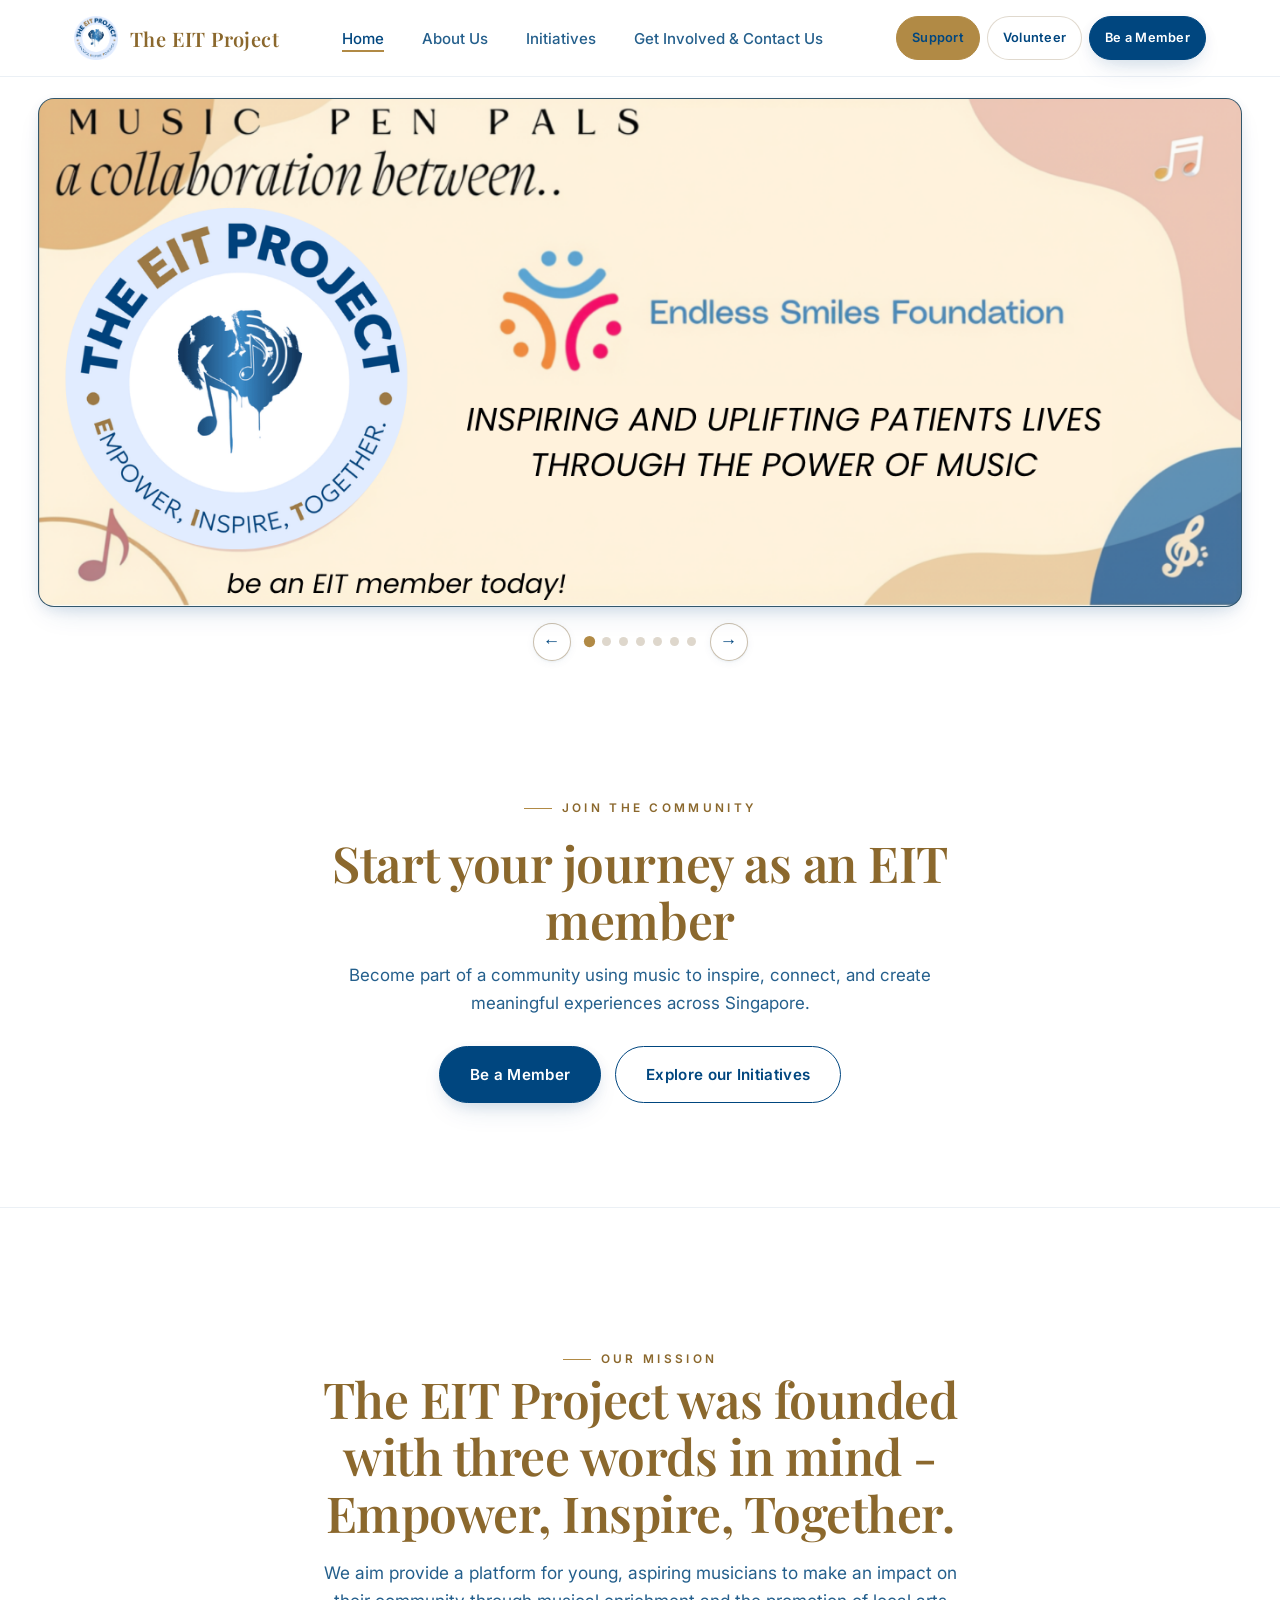
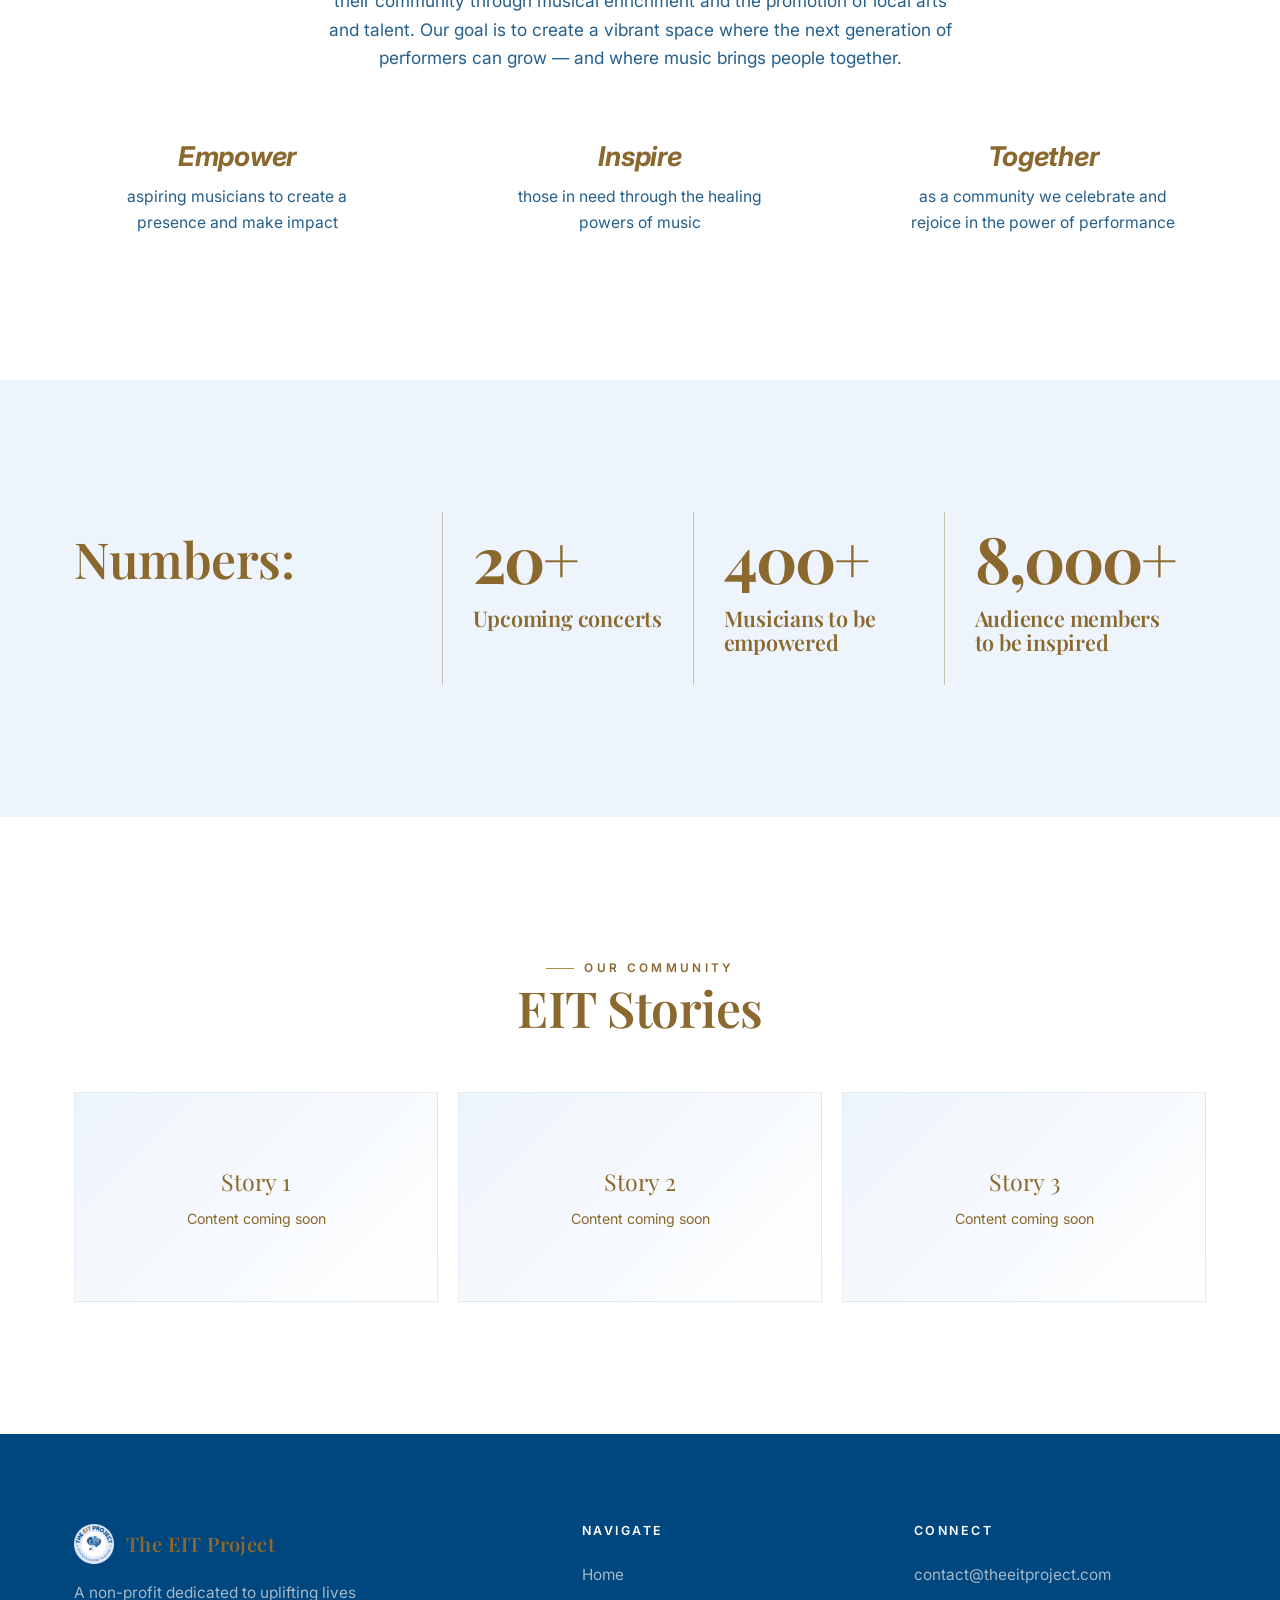
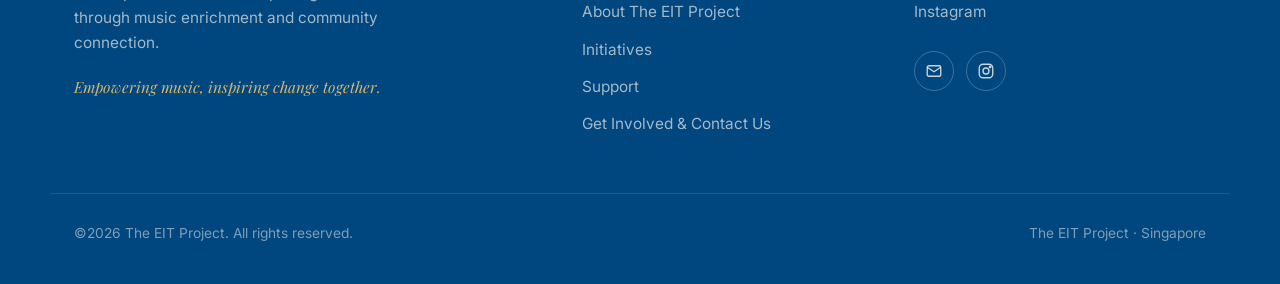
<file: index.html>
<!DOCTYPE html>
<html lang="en">
<head>
  <meta charset="UTF-8" />
  <meta name="viewport" content="width=device-width, initial-scale=1.0" />
  <title>The EIT Project Singapore | Music Enrichment &amp; Community</title>
  <meta name="description" content="The EIT Project is a Singapore-based initiative using music enrichment, performance and community programmes to inspire and connect people." />
  <meta name="theme-color" content="#00467f" />
  <link rel="icon" type="image/png" sizes="32x32" href="/assets/icons/favicon-32.png?v=20260823-1" />
  <link rel="icon" type="image/png" sizes="192x192" href="/assets/icons/favicon-192.png?v=20260823-1" />
  <link rel="shortcut icon" href="/favicon.ico?v=20260823-1" />
  <link rel="apple-touch-icon" sizes="180x180" href="/assets/icons/apple-touch-icon.png?v=20260823-1" />
  <link rel="manifest" href="/site.webmanifest" />
  <link rel="canonical" href="https://theeitproject.com/" />
  <meta property="og:site_name" content="The EIT Project" />
  <meta property="og:title" content="The EIT Project Singapore | Music Enrichment &amp; Community" />
  <meta property="og:description" content="The EIT Project is a Singapore-based initiative using music enrichment, performance and community programmes to inspire and connect people." />
  <meta property="og:url" content="https://theeitproject.com/" />
  <meta property="og:image" content="https://theeitproject.com/assets/img/hero-bg.jpg" />
  <meta property="og:image:width" content="2048" />
  <meta property="og:image:height" content="1152" />
  <meta property="og:image:alt" content="A pianist performing at an upright piano for The EIT Project" />
  <meta property="og:type" content="website" />
  <meta name="twitter:card" content="summary_large_image" />
  <meta name="twitter:title" content="The EIT Project Singapore | Music Enrichment &amp; Community" />
  <meta name="twitter:description" content="A Singapore-based music enrichment initiative using performance and community programmes to inspire and connect people." />
  <meta name="twitter:image" content="https://theeitproject.com/assets/img/hero-bg.jpg" />
  <meta name="twitter:image:alt" content="A pianist performing at an upright piano for The EIT Project" />
  <script type="application/ld+json">
  {
    "@context": "https://schema.org",
    "@graph": [
      {
        "@type": "Organization",
        "@id": "https://theeitproject.com/#organization",
        "name": "The EIT Project",
        "alternateName": "EIT Project",
        "url": "https://theeitproject.com/",
        "logo": {
          "@type": "ImageObject",
          "url": "https://theeitproject.com/assets/img/logo.png"
        },
        "description": "The EIT Project is a Singapore-based initiative using music enrichment, performance and community programmes to inspire and connect people.",
        "sameAs": [
          "https://www.instagram.com/theeitproject/"
        ],
        "location": {
          "@type": "Place",
          "name": "Singapore",
          "address": {
            "@type": "PostalAddress",
            "addressCountry": "SG",
            "addressLocality": "Singapore"
          }
        }
      },
      {
        "@type": "WebSite",
        "@id": "https://theeitproject.com/#website",
        "name": "The EIT Project",
        "alternateName": "EIT Project",
        "url": "https://theeitproject.com/",
        "publisher": {
          "@id": "https://theeitproject.com/#organization"
        },
        "inLanguage": "en"
      }
    ]
  }
  </script>
  <link rel="preconnect" href="https://fonts.googleapis.com" />
  <link rel="preconnect" href="https://fonts.gstatic.com" crossorigin />
  <link href="https://fonts.googleapis.com/css2?family=Inter:wght@400;500;600;700&family=Playfair+Display:ital,wght@0,500;0,600;0,700;1,500;1,600&display=swap" rel="stylesheet" />
  <link rel="preload" as="image" href="assets/img/carousel/01-music-pen-pals.png" />
  <link rel="stylesheet" href="css/style.css?v=20260824-20" />
</head>
<body>

  <!-- ===================== HEADER ===================== -->
  <header class="site-header" id="siteHeader">
    <div class="container nav-inner">
      <a href="index.html" class="logo" aria-label="The EIT Project home">
        <img src="assets/img/logo.png" alt="The EIT Project logo" />
        <span>The EIT Project</span>
      </a>
      <nav aria-label="Primary">
        <ul class="nav-links" id="navLinks">
          <li><a href="index.html" class="active">Home</a></li>
          <li><a href="about.html">About Us</a></li>
          <li><a href="initiatives.html">Initiatives</a></li>
          <li><a href="contact.html">Get Involved &amp; Contact Us</a></li>
          <li class="nav-mobile-actions">
            <a href="support.html" class="btn btn-gold">Support</a>
            <a href="contact.html#contactForm" class="btn btn-light" data-form-link="volunteer">Volunteer</a>
            <a href="contact.html#contactForm" class="btn btn-primary" data-form-link="member">Be a Member</a>
          </li>
        </ul>
      </nav>
      <div class="header-actions" aria-label="Get involved">
        <a href="support.html" class="btn btn-gold">Support</a>
        <a href="contact.html#contactForm" class="btn btn-light" data-form-link="volunteer">Volunteer</a>
        <a href="contact.html#contactForm" class="btn btn-primary" data-form-link="member">Be a Member</a>
      </div>
      <button class="hamburger" id="hamburger" aria-label="Toggle menu" aria-expanded="false" aria-controls="navLinks">
        <span></span><span></span><span></span>
      </button>
    </div>
  </header>

  <!-- ===================== HERO ===================== -->
  <section class="hero hero--light hero--carousel" id="top">
    <div class="carousel-shell">
      <div class="hero-carousel" id="heroCarousel" aria-label="Featured EIT Project photographs">
      <div class="hero-slide hero-slide--graphic is-active" style="--slide-image: url('/assets/img/carousel/01-music-pen-pals.png');" aria-hidden="false">
        <img class="hero-slide__image" src="assets/img/carousel/01-music-pen-pals.png" alt="The EIT Project Music Pen Pals collaboration with Endless Smiles Foundation" fetchpriority="high" />
      </div>
      <div class="hero-slide hero-slide--graphic" style="--slide-image: url('/assets/img/carousel/02-youth-music-matters.png');" aria-hidden="true">
        <img class="hero-slide__image" src="assets/img/carousel/02-youth-music-matters.png" alt="Youth Music Matters call for young bands" loading="lazy" />
      </div>
      <div class="hero-slide hero-slide--graphic" style="--slide-image: url('/assets/img/carousel/03-classical-opportunity.png');" aria-hidden="true">
        <img class="hero-slide__image" src="assets/img/carousel/03-classical-opportunity.png" alt="The EIT Project classical performance opportunity" loading="lazy" />
      </div>
      <div class="hero-slide hero-slide--graphic" style="--slide-image: url('/assets/img/carousel/04-next-wave-graphic.png');" aria-hidden="true">
        <img class="hero-slide__image" src="assets/img/carousel/04-next-wave-graphic.png" alt="The Next Wave youth performance showcase" loading="lazy" />
      </div>
      <div class="hero-slide hero-slide--photo" style="--slide-image: url('/assets/img/carousel/05-next-wave-live-wide.jpg');" aria-hidden="true">
        <img class="hero-slide__image" src="assets/img/carousel/05-next-wave-live-wide.jpg" alt="Young musicians performing for an audience at The Next Wave" loading="lazy" />
      </div>
      <div class="hero-slide hero-slide--photo" style="--slide-image: url('/assets/img/carousel/06-next-wave-live-stage.jpg');" aria-hidden="true">
        <img class="hero-slide__image" src="assets/img/carousel/06-next-wave-live-stage.jpg" alt="Band performing live at The Next Wave" loading="lazy" />
      </div>
      <div class="hero-slide hero-slide--photo" style="--slide-image: url('/assets/img/carousel/07-next-wave-live-collage.jpg');" aria-hidden="true">
        <img class="hero-slide__image" src="assets/img/carousel/07-next-wave-live-collage.jpg" alt="Young artists performing together at The Next Wave" loading="lazy" />
      </div>
      </div>
      <div class="carousel-controls" aria-label="Carousel controls">
        <button class="carousel-arrow" type="button" data-carousel-prev aria-label="Previous picture">&#8592;</button>
        <div class="carousel-dots" role="group" aria-label="Choose a picture">
          <button class="carousel-dot is-active" type="button" data-carousel-dot="0" aria-label="Show picture 1" aria-current="true"></button>
          <button class="carousel-dot" type="button" data-carousel-dot="1" aria-label="Show picture 2"></button>
          <button class="carousel-dot" type="button" data-carousel-dot="2" aria-label="Show picture 3"></button>
          <button class="carousel-dot" type="button" data-carousel-dot="3" aria-label="Show picture 4"></button>
          <button class="carousel-dot" type="button" data-carousel-dot="4" aria-label="Show picture 5"></button>
          <button class="carousel-dot" type="button" data-carousel-dot="5" aria-label="Show picture 6"></button>
          <button class="carousel-dot" type="button" data-carousel-dot="6" aria-label="Show picture 7"></button>
        </div>
        <button class="carousel-arrow" type="button" data-carousel-next aria-label="Next picture">&#8594;</button>
      </div>
    </div>
    <div class="visually-hidden">
      <h1>The EIT Project</h1>
      <p>A Singapore-based music enrichment initiative.</p>
    </div>
  </section>

  <!-- ===================== MEMBER JOURNEY ===================== -->
  <section class="journey-section">
    <div class="container journey-inner reveal">
      <span class="eyebrow">Join the Community</span>
      <h2>Start your journey as an EIT member</h2>
      <p>Become part of a community using music to inspire, connect, and create meaningful experiences across Singapore.</p>
      <div class="journey-actions">
        <a href="contact.html#contactForm" class="btn btn-primary" data-form-link="member">Be a Member</a>
        <a href="initiatives.html" class="btn btn-ghost">Explore our Initiatives</a>
      </div>
    </div>
  </section>

  <!-- ===================== MISSION ===================== -->
  <section class="pad-y">
    <div class="container">
      <div class="section-head center reveal">
        <span class="eyebrow">Our Mission</span>
        <h2>The EIT Project was founded with three words in mind - Empower, Inspire, Together.</h2>
        <p>We aim provide a platform for young, aspiring musicians to make an impact on their community through musical enrichment and the promotion of local arts and talent. Our goal is to create a vibrant space where the next generation of performers can grow — and where music brings people together.</p>
      </div>
      <div class="pillars">
        <article class="pillar reveal" data-delay="1">
          <span class="num">01</span>
          <h3>Empower</h3>
          <p>aspiring musicians to create a presence and make impact</p>
        </article>
        <article class="pillar reveal" data-delay="2">
          <span class="num">02</span>
          <h3>Inspire</h3>
          <p>those in need through the healing powers of music</p>
        </article>
        <article class="pillar reveal" data-delay="3">
          <span class="num">03</span>
          <h3>Together</h3>
          <p>as a community we celebrate and rejoice in the power of performance</p>
        </article>
      </div>
    </div>
  </section>

  <!-- ===================== VISION ===================== -->
  <section class="vision-section pad-y">
    <div class="container vision-grid">
      <div class="vision-intro reveal">
        <h2>Numbers:</h2>
      </div>
      <div class="vision-points">
        <article class="vision-point reveal" data-delay="1">
          <span class="impact-number">20+</span>
          <h3>Upcoming concerts</h3>
        </article>
        <article class="vision-point reveal" data-delay="2">
          <span class="impact-number">400+</span>
          <h3>Musicians to be empowered</h3>
        </article>
        <article class="vision-point reveal" data-delay="3">
          <span class="impact-number">8,000+</span>
          <h3>Audience members to be inspired</h3>
        </article>
      </div>
    </div>
  </section>

  <!-- ===================== EIT STORIES ===================== -->
  <section class="stories-section pad-y" aria-labelledby="storiesTitle">
    <div class="container">
      <div class="section-head center reveal">
        <span class="eyebrow">Our Community</span>
        <h2 id="storiesTitle">EIT Stories</h2>
      </div>
      <div class="stories-grid" aria-label="Story placeholders">
        <article class="story-placeholder reveal" data-delay="1"><span>Story 1</span><small>Content coming soon</small></article>
        <article class="story-placeholder reveal" data-delay="2"><span>Story 2</span><small>Content coming soon</small></article>
        <article class="story-placeholder reveal" data-delay="3"><span>Story 3</span><small>Content coming soon</small></article>
      </div>
    </div>
  </section>

  <!-- ===================== FOOTER ===================== -->
  <footer class="site-footer">
    <div class="container footer-inner">
      <div class="footer-brand">
        <a href="index.html" class="logo"><img src="assets/img/logo.png" alt="" /> <span>The EIT Project</span></a>
        <p>A non-profit dedicated to uplifting lives through music enrichment and community connection.</p>
        <p class="tagline">Empowering music, inspiring change together.</p>
      </div>
      <div class="footer-col">
        <h4>Navigate</h4>
        <a href="index.html">Home</a>
        <a href="about.html">About The EIT Project</a>
        <a href="initiatives.html">Initiatives</a>
        <a href="support.html">Support</a>
        <a href="contact.html">Get Involved &amp; Contact Us</a>
      </div>
      <div class="footer-col">
        <h4>Connect</h4>
        <a href="mailto:contact@theeitproject.com">contact@theeitproject.com</a>
        <a href="https://www.instagram.com/theeitproject/" target="_blank" rel="noopener">Instagram</a>
        <div class="footer-social">
          <a href="mailto:contact@theeitproject.com" aria-label="Email us" title="Email us">
            <svg viewBox="0 0 24 24" fill="none" stroke="currentColor" stroke-width="1.8"><rect x="3" y="5" width="18" height="14" rx="2"/><path d="m3 7 9 6 9-6"/></svg>
          </a>
          <a href="https://www.instagram.com/theeitproject/" target="_blank" rel="noopener" aria-label="Instagram" title="Instagram">
            <svg viewBox="0 0 24 24" fill="none" stroke="currentColor" stroke-width="1.8"><rect x="3" y="3" width="18" height="18" rx="5"/><circle cx="12" cy="12" r="4"/><circle cx="17.5" cy="6.5" r="1"/></svg>
          </a>
        </div>
      </div>
    </div>
    <div class="container footer-bottom">
      <span>©2026 The EIT Project. All rights reserved.</span>
      <span>The EIT Project · Singapore</span>
    </div>
  </footer>

  <script src="js/main.js?v=20260822-5"></script>
</body>
</html>
</file>
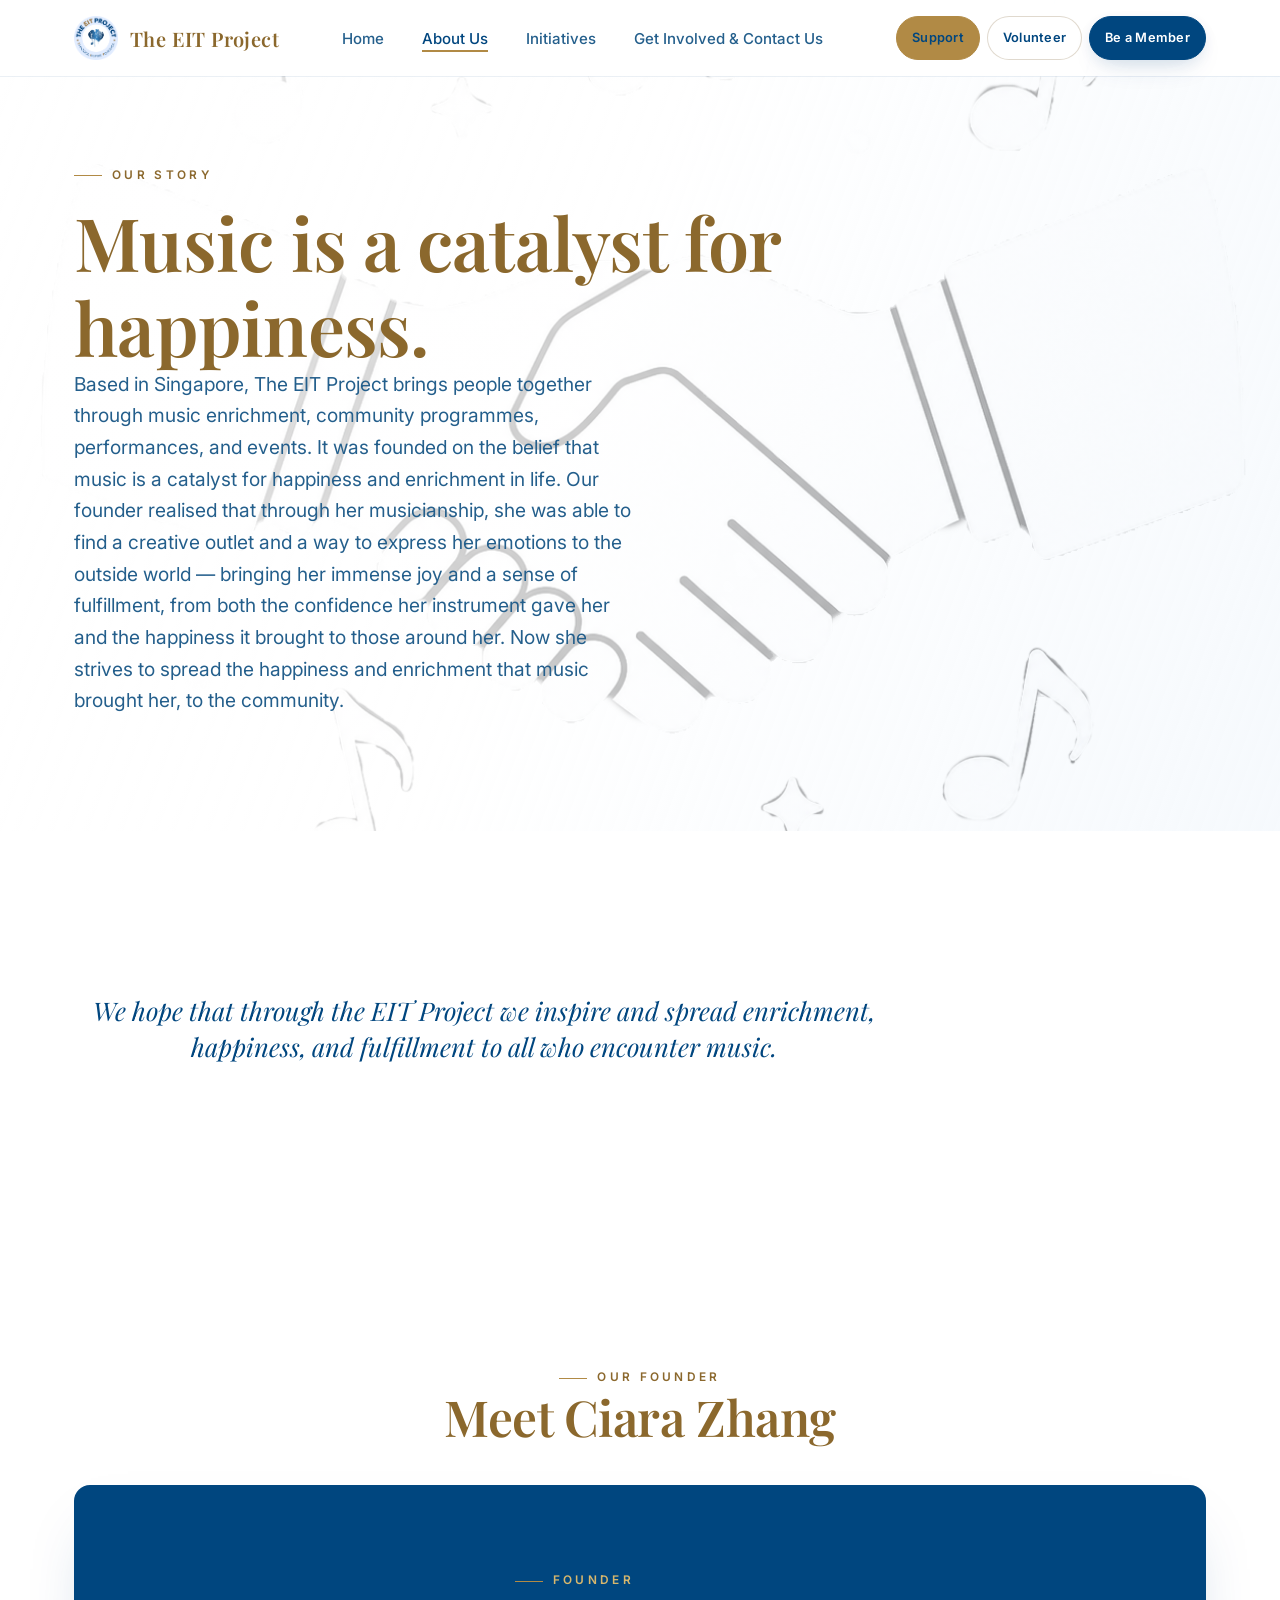
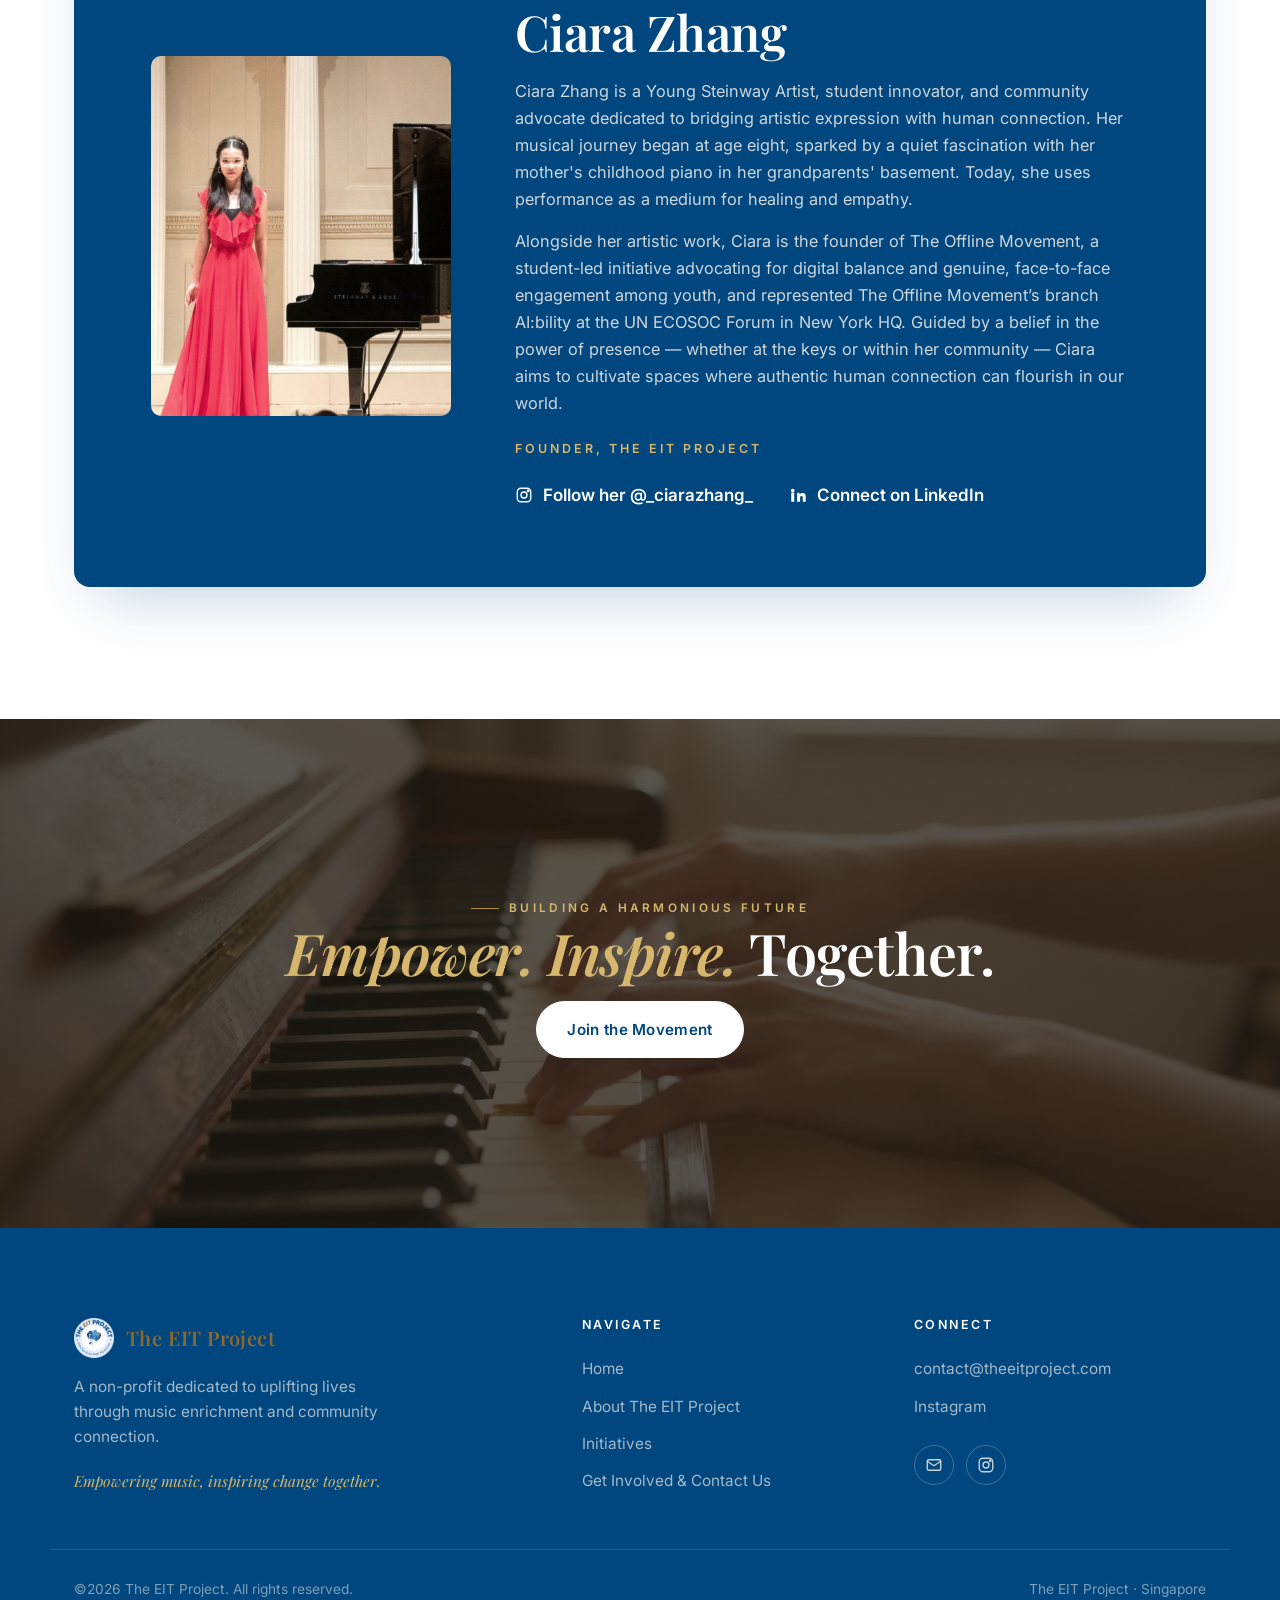
<file: about.html>
<!DOCTYPE html>
<html lang="en">
<head>
  <meta charset="UTF-8" />
  <meta name="viewport" content="width=device-width, initial-scale=1.0" />
  <title>About The EIT Project | Singapore Music Initiative</title>
  <meta name="description" content="Learn about The EIT Project, a Singapore-based initiative using music enrichment, performances and community programmes to inspire connection." />
  <meta name="theme-color" content="#00467f" />
  <link rel="icon" type="image/png" sizes="32x32" href="/assets/icons/favicon-32.png?v=20260823-1" />
  <link rel="icon" type="image/png" sizes="192x192" href="/assets/icons/favicon-192.png?v=20260823-1" />
  <link rel="shortcut icon" href="/favicon.ico?v=20260823-1" />
  <link rel="apple-touch-icon" sizes="180x180" href="/assets/icons/apple-touch-icon.png?v=20260823-1" />
  <link rel="manifest" href="/site.webmanifest" />
  <link rel="canonical" href="https://theeitproject.com/about.html" />
  <meta property="og:site_name" content="The EIT Project" />
  <meta property="og:title" content="About The EIT Project | Singapore Music Initiative" />
  <meta property="og:description" content="Learn about The EIT Project, a Singapore-based initiative using music enrichment, performances and community programmes to inspire connection." />
  <meta property="og:url" content="https://theeitproject.com/about.html" />
  <meta property="og:image" content="https://theeitproject.com/assets/img/about-decorative.png" />
  <meta property="og:image:alt" content="The story and mission of The EIT Project in Singapore" />
  <meta property="og:type" content="website" />
  <meta name="twitter:card" content="summary_large_image" />
  <meta name="twitter:title" content="About The EIT Project | Singapore Music Initiative" />
  <meta name="twitter:description" content="The story of a Singapore initiative using music enrichment and community programmes to inspire connection." />
  <meta name="twitter:image" content="https://theeitproject.com/assets/img/about-decorative.png" />
  <link rel="preconnect" href="https://fonts.googleapis.com" />
  <link rel="preconnect" href="https://fonts.gstatic.com" crossorigin />
  <link href="https://fonts.googleapis.com/css2?family=Inter:wght@400;500;600;700&family=Playfair+Display:ital,wght@0,500;0,600;0,700;1,500;1,600&display=swap" rel="stylesheet" />
  <link rel="stylesheet" href="css/style.css?v=20260824-20" />
</head>
<body>

  <!-- ===================== HEADER ===================== -->
  <header class="site-header" id="siteHeader">
    <div class="container nav-inner">
      <a href="index.html" class="logo" aria-label="The EIT Project home">
        <img src="assets/img/logo.png" alt="The EIT Project logo" />
        <span>The EIT Project</span>
      </a>
      <nav aria-label="Primary">
        <ul class="nav-links" id="navLinks">
          <li><a href="index.html">Home</a></li>
          <li><a href="about.html" class="active">About Us</a></li>
          <li><a href="initiatives.html">Initiatives</a></li>
          <li><a href="contact.html">Get Involved &amp; Contact Us</a></li>
          <li class="nav-mobile-actions">
            <a href="support.html" class="btn btn-gold">Support</a>
            <a href="contact.html#contactForm" class="btn btn-light" data-form-link="volunteer">Volunteer</a>
            <a href="contact.html#contactForm" class="btn btn-primary" data-form-link="member">Be a Member</a>
          </li>
        </ul>
      </nav>
      <div class="header-actions" aria-label="Get involved">
        <a href="support.html" class="btn btn-gold">Support</a>
        <a href="contact.html#contactForm" class="btn btn-light" data-form-link="volunteer">Volunteer</a>
        <a href="contact.html#contactForm" class="btn btn-primary" data-form-link="member">Be a Member</a>
      </div>
      <button class="hamburger" id="hamburger" aria-label="Toggle menu" aria-expanded="false" aria-controls="navLinks">
        <span></span><span></span><span></span>
      </button>
    </div>
  </header>

  <!-- ===================== PAGE HERO ===================== -->
  <section class="hero hero--cream" style="min-height:62vh;">
    <div class="hero__bg"><img src="assets/img/about-decorative.png" alt="" loading="eager" /></div>
    <div class="container">
      <div class="hero__content" style="max-width:760px;">
        <span class="eyebrow">Our Story</span>
        <h1 style="margin-top:14px;">Music is a catalyst for <span class="gold-word">happiness</span>.</h1>
        <p class="hero__lead">Based in Singapore, The EIT Project brings people together through music enrichment, community programmes, performances, and events. It was founded on the belief that music is a catalyst for happiness and enrichment in life. Our founder realised that through her musicianship, she was able to find a creative outlet and a way to express her emotions to the outside world — bringing her immense joy and a sense of fulfillment, from both the confidence her instrument gave her and the happiness it brought to those around her. Now she strives to spread the happiness and enrichment that music brought her, to the community.</p>
      </div>
    </div>
  </section>

  <!-- ===================== QUOTE ===================== -->
  <section class="pad-y">
    <div class="container">
      <blockquote class="pull reveal" style="max-width:820px; text-align:center; border:none; padding:0;">
        We hope that through the EIT Project we inspire and spread enrichment, happiness, and fulfillment to all who encounter music.
      </blockquote>
    </div>
  </section>

  <!-- ===================== FOUNDER ===================== -->
  <section class="pad-y">
    <div class="container">
      <div class="section-head center reveal" style="margin-bottom:40px;">
        <span class="eyebrow">Our Founder</span>
        <h2>Meet Ciara Zhang</h2>
      </div>
      <figure class="founder reveal">
        <img src="assets/img/founder-ciara.png" alt="Ciara Zhang, founder of The EIT Project" />
        <figcaption>
          <span class="eyebrow">Founder</span>
          <h2 style="margin-top:12px;">Ciara Zhang</h2>
          <p>Ciara Zhang is a Young Steinway Artist, student innovator, and community advocate dedicated to bridging artistic expression with human connection. Her musical journey began at age eight, sparked by a quiet fascination with her mother's childhood piano in her grandparents' basement. Today, she uses performance as a medium for healing and empathy.</p>
          <p>Alongside her artistic work, Ciara is the founder of The Offline Movement, a student-led initiative advocating for digital balance and genuine, face-to-face engagement among youth, and represented The Offline Movement’s branch AI:bility at the UN ECOSOC Forum in New York HQ. Guided by a belief in the power of presence — whether at the keys or within her community — Ciara aims to cultivate spaces where authentic human connection can flourish in our world.</p>
          <span class="role">Founder, The EIT Project</span>
          <div class="founder-social">
            <a class="follow" href="https://www.instagram.com/_ciarazhang_/" target="_blank" rel="noopener">
              <svg viewBox="0 0 24 24" fill="none" stroke="currentColor" stroke-width="1.8"><rect x="3" y="3" width="18" height="18" rx="5"/><circle cx="12" cy="12" r="4"/><circle cx="17.5" cy="6.5" r="1"/></svg>
              Follow her @_ciarazhang_
            </a>
            <a class="follow" href="https://www.linkedin.com/in/ciara-zhang/" target="_blank" rel="noopener">
              <svg viewBox="0 0 24 24" fill="currentColor"><path d="M4.98 3.5a2.5 2.5 0 1 1 0 5 2.5 2.5 0 0 1 0-5zM3 9h4v12H3V9zm7 0h3.83l.53 2h.07c.52-.86 1.7-1.76 3.5-1.76 3.73 0 4.42 2.46 4.42 5.66V21h-4v-4.9c0-1.18-.02-2.7-1.65-2.7-1.65 0-1.9 1.29-1.9 2.62V21h-4V9z"/></svg>
              Connect on LinkedIn
            </a>
          </div>
        </figcaption>
      </figure>
    </div>
  </section>

  <!-- ===================== BANNER ===================== -->
  <section class="banner">
    <div class="banner__bg"><img src="assets/img/hero-bg.jpg?v=20260822-2" alt="" loading="lazy" /></div>
    <div class="container">
      <span class="eyebrow reveal">Building a Harmonious Future</span>
      <h2 class="reveal" data-delay="1"><span class="tagline-words">Empower.</span> <span class="tagline-words">Inspire.</span> Together.</h2>
      <a href="contact.html" class="btn btn-light reveal" data-delay="2">Join the Movement</a>
    </div>
  </section>

  <!-- ===================== FOOTER ===================== -->
  <footer class="site-footer">
    <div class="container footer-inner">
      <div class="footer-brand">
        <a href="index.html" class="logo"><img src="assets/img/logo.png" alt="" /> <span>The EIT Project</span></a>
        <p>A non-profit dedicated to uplifting lives through music enrichment and community connection.</p>
        <p class="tagline">Empowering music, inspiring change together.</p>
      </div>
      <div class="footer-col">
        <h4>Navigate</h4>
        <a href="index.html">Home</a>
        <a href="about.html">About The EIT Project</a>
        <a href="initiatives.html">Initiatives</a>
        <a href="contact.html">Get Involved &amp; Contact Us</a>
      </div>
      <div class="footer-col">
        <h4>Connect</h4>
        <a href="mailto:contact@theeitproject.com">contact@theeitproject.com</a>
        <a href="https://www.instagram.com/theeitproject/" target="_blank" rel="noopener">Instagram</a>
        <div class="footer-social">
          <a href="mailto:contact@theeitproject.com" aria-label="Email us" title="Email us">
            <svg viewBox="0 0 24 24" fill="none" stroke="currentColor" stroke-width="1.8"><rect x="3" y="5" width="18" height="14" rx="2"/><path d="m3 7 9 6 9-6"/></svg>
          </a>
          <a href="https://www.instagram.com/theeitproject/" target="_blank" rel="noopener" aria-label="Instagram" title="Instagram">
            <svg viewBox="0 0 24 24" fill="none" stroke="currentColor" stroke-width="1.8"><rect x="3" y="3" width="18" height="18" rx="5"/><circle cx="12" cy="12" r="4"/><circle cx="17.5" cy="6.5" r="1"/></svg>
          </a>
        </div>
      </div>
    </div>
    <div class="container footer-bottom">
      <span>©2026 The EIT Project. All rights reserved.</span>
      <span>The EIT Project · Singapore</span>
    </div>
  </footer>

  <script src="js/main.js?v=20260822-5"></script>
</body>
</html>
</file>
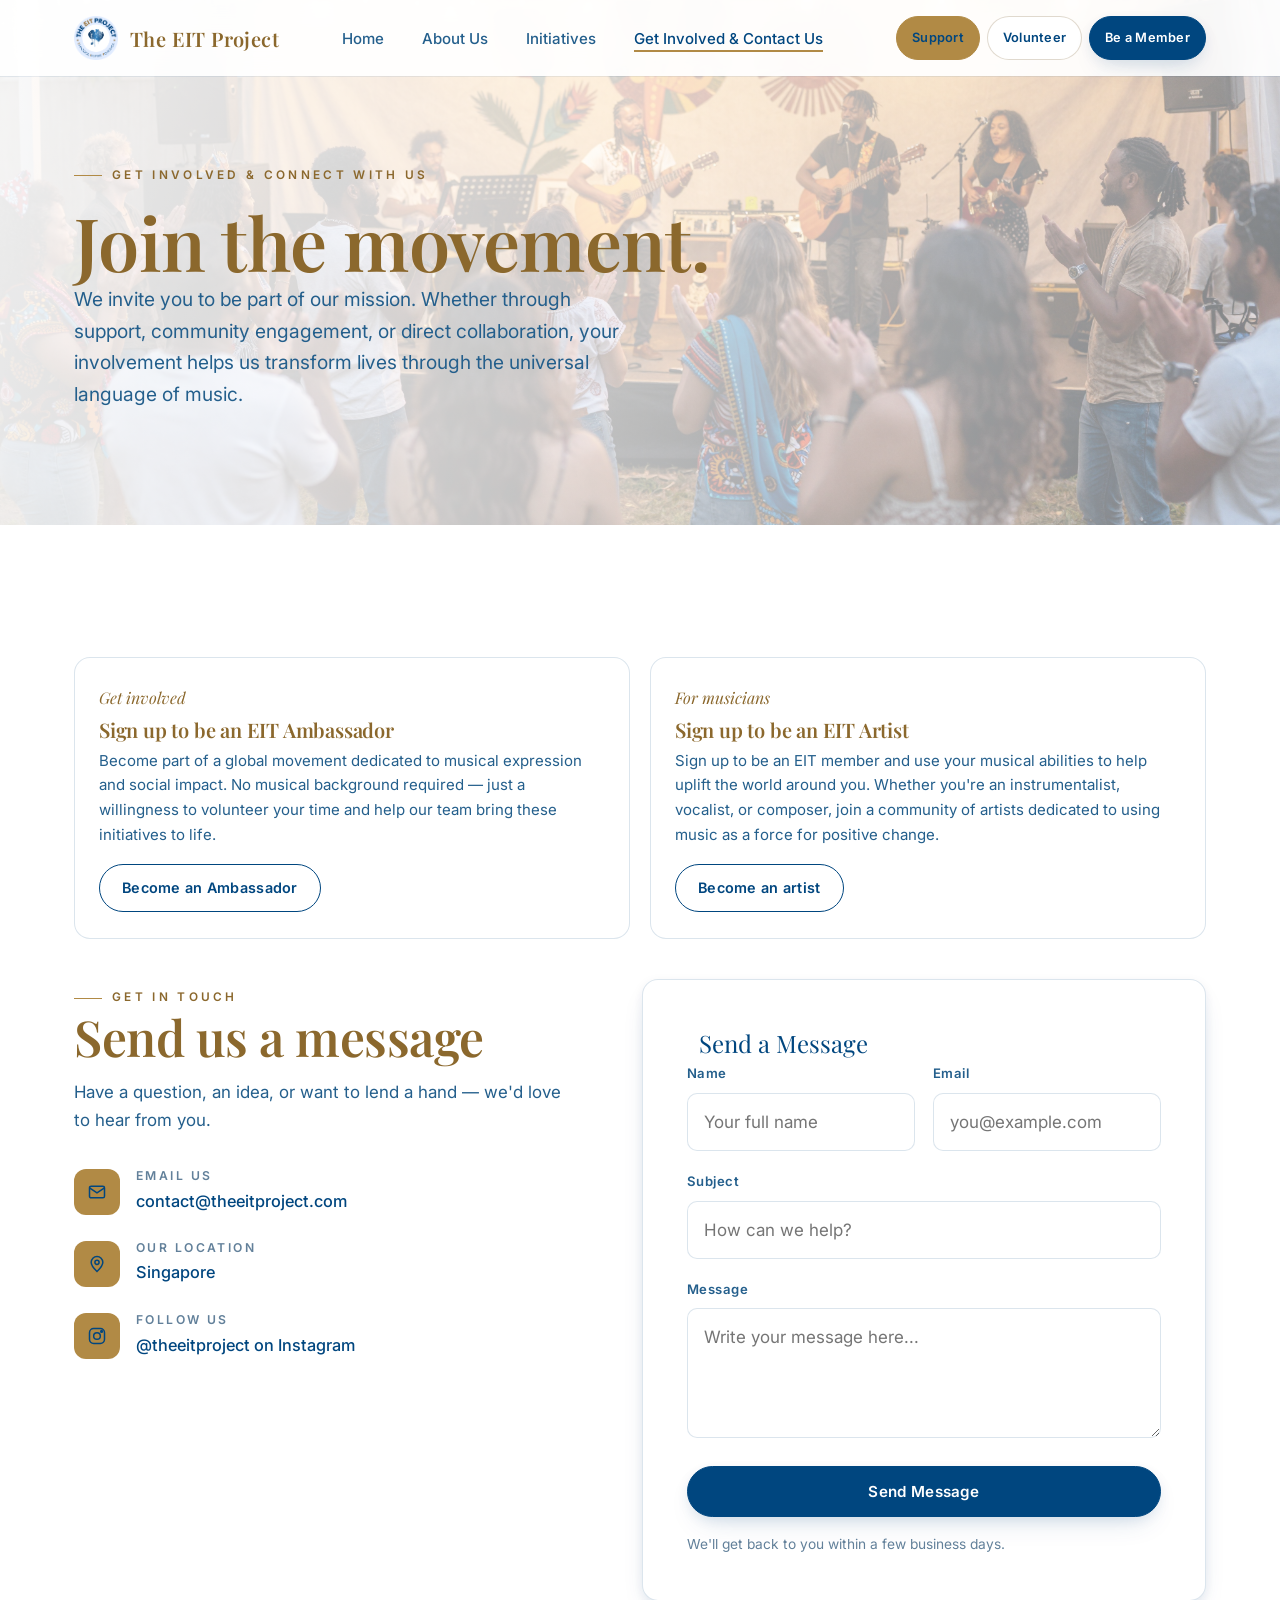
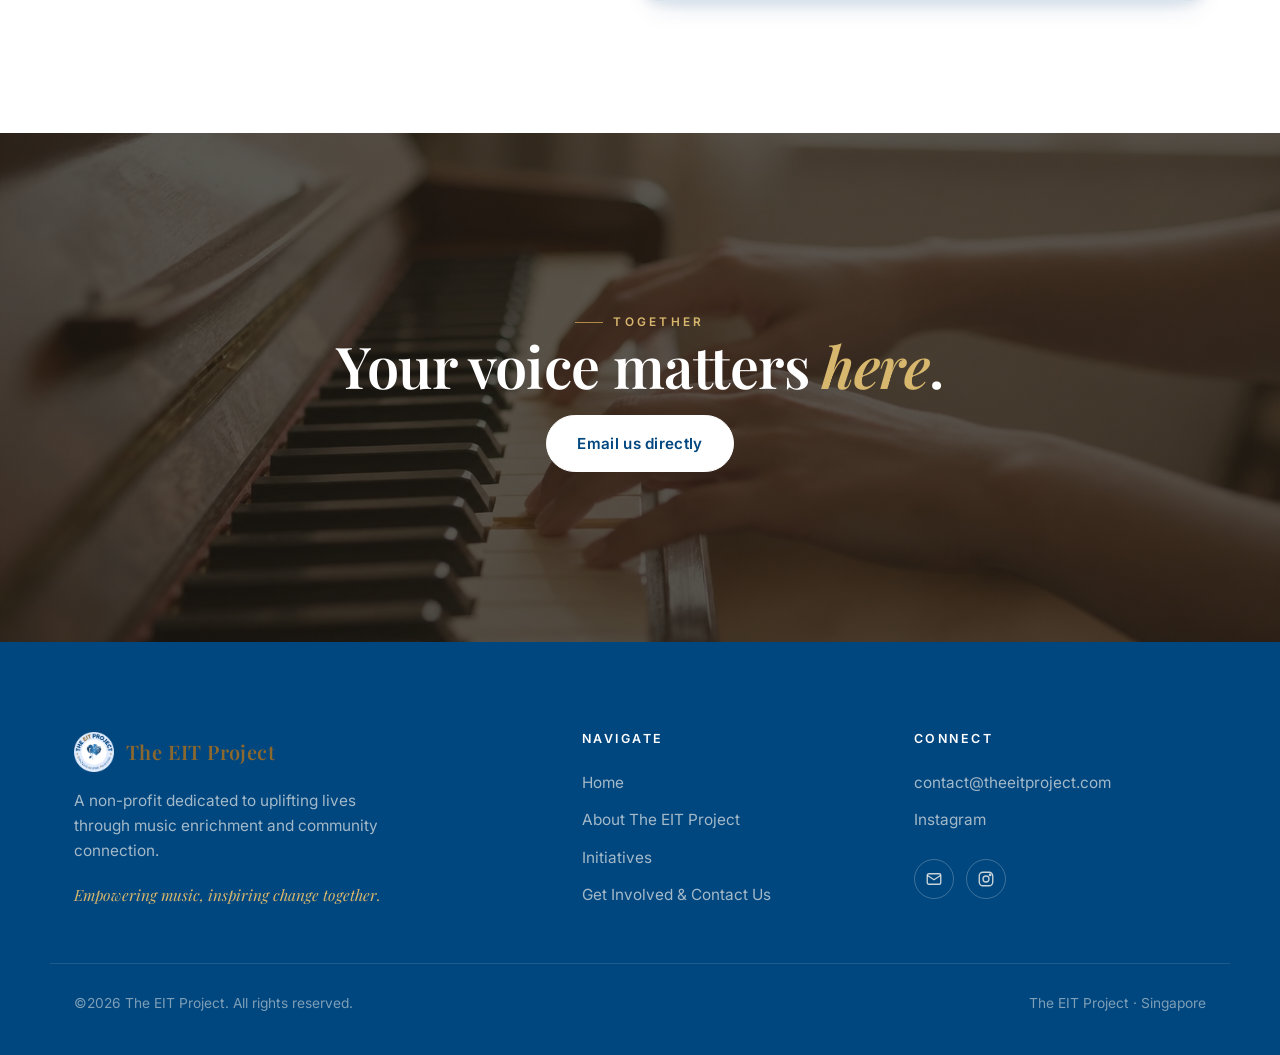
<file: contact.html>
<!DOCTYPE html>
<html lang="en">
<head>
  <meta charset="UTF-8" />
  <meta name="viewport" content="width=device-width, initial-scale=1.0" />
  <title>Contact &amp; Get Involved | The EIT Project Singapore</title>
  <meta name="description" content="Contact The EIT Project in Singapore to volunteer, become an ambassador, join as a musician or support community music enrichment programmes." />
  <meta name="theme-color" content="#00467f" />
  <link rel="icon" type="image/png" sizes="32x32" href="/assets/icons/favicon-32.png?v=20260823-1" />
  <link rel="icon" type="image/png" sizes="192x192" href="/assets/icons/favicon-192.png?v=20260823-1" />
  <link rel="shortcut icon" href="/favicon.ico?v=20260823-1" />
  <link rel="apple-touch-icon" sizes="180x180" href="/assets/icons/apple-touch-icon.png?v=20260823-1" />
  <link rel="manifest" href="/site.webmanifest" />
  <link rel="canonical" href="https://theeitproject.com/contact.html" />
  <meta property="og:site_name" content="The EIT Project" />
  <meta property="og:title" content="Contact &amp; Get Involved | The EIT Project Singapore" />
  <meta property="og:description" content="Volunteer, become an ambassador, join as a musician or support The EIT Project's Singapore community programmes." />
  <meta property="og:url" content="https://theeitproject.com/contact.html" />
  <meta property="og:image" content="https://theeitproject.com/assets/img/contact-bg.jpg" />
  <meta property="og:image:alt" content="Get involved with The EIT Project in Singapore" />
  <meta property="og:type" content="website" />
  <meta name="twitter:card" content="summary_large_image" />
  <meta name="twitter:title" content="Contact &amp; Get Involved | The EIT Project Singapore" />
  <meta name="twitter:description" content="Volunteer or support The EIT Project's music enrichment and community programmes in Singapore." />
  <meta name="twitter:image" content="https://theeitproject.com/assets/img/contact-bg.jpg" />
  <link rel="preconnect" href="https://fonts.googleapis.com" />
  <link rel="preconnect" href="https://fonts.gstatic.com" crossorigin />
  <link href="https://fonts.googleapis.com/css2?family=Inter:wght@400;500;600;700&family=Playfair+Display:ital,wght@0,500;0,600;0,700;1,500;1,600&display=swap" rel="stylesheet" />
  <link rel="stylesheet" href="css/style.css?v=20260824-20" />
</head>
<body>

  <!-- ===================== HEADER ===================== -->
  <header class="site-header" id="siteHeader">
    <div class="container nav-inner">
      <a href="index.html" class="logo" aria-label="The EIT Project home">
        <img src="assets/img/logo.png" alt="The EIT Project logo" />
        <span>The EIT Project</span>
      </a>
      <nav aria-label="Primary">
        <ul class="nav-links" id="navLinks">
          <li><a href="index.html">Home</a></li>
          <li><a href="about.html">About Us</a></li>
          <li><a href="initiatives.html">Initiatives</a></li>
          <li><a href="contact.html" class="active">Get Involved &amp; Contact Us</a></li>
          <li class="nav-mobile-actions">
            <a href="support.html" class="btn btn-gold">Support</a>
            <a href="contact.html#contactForm" class="btn btn-light" data-form-link="volunteer">Volunteer</a>
            <a href="contact.html#contactForm" class="btn btn-primary" data-form-link="member">Be a Member</a>
          </li>
        </ul>
      </nav>
      <div class="header-actions" aria-label="Get involved">
        <a href="support.html" class="btn btn-gold">Support</a>
        <a href="contact.html#contactForm" class="btn btn-light" data-form-link="volunteer">Volunteer</a>
        <a href="contact.html#contactForm" class="btn btn-primary" data-form-link="member">Be a Member</a>
      </div>
      <button class="hamburger" id="hamburger" aria-label="Toggle menu" aria-expanded="false" aria-controls="navLinks">
        <span></span><span></span><span></span>
      </button>
    </div>
  </header>

  <!-- ===================== PAGE HERO ===================== -->
  <section class="hero hero--cream" style="min-height:52vh;">
    <div class="hero__bg"><img src="assets/img/contact-bg.jpg" alt="" loading="eager" /></div>
    <div class="container">
      <div class="hero__content" style="max-width:760px;">
        <span class="eyebrow">Get Involved &amp; Connect with Us</span>
        <h1 style="margin-top:14px;">Join the <span class="gold-word">movement</span>.</h1>
        <p class="hero__lead">We invite you to be part of our mission. Whether through support, community engagement, or direct collaboration, your involvement helps us transform lives through the universal language of music.</p>
      </div>
    </div>
  </section>

  <!-- ===================== WAY TO GET INVOLVED ===================== -->
  <section class="pad-y">
    <div class="container">
      <div class="chips">
        <article class="chip reveal" data-delay="1">
          <span class="kicker">Get involved</span>
          <h3>Sign up to be an EIT Ambassador</h3>
          <p>Become part of a global movement dedicated to musical expression and social impact. No musical background required — just a willingness to volunteer your time and help our team bring these initiatives to life.</p>
          <a href="https://forms.gle/spj6wqDWkSCzgVMh8" class="btn btn-ghost" data-form-link="volunteer" target="_blank" rel="noopener" style="margin-top:16px;padding:11px 22px;font-size:.9rem;">Become an Ambassador</a>
        </article>
        <article class="chip reveal" data-delay="2">
          <span class="kicker">For musicians</span>
          <h3>Sign up to be an EIT Artist</h3>
          <p>Sign up to be an EIT member and use your musical abilities to help uplift the world around you. Whether you're an instrumentalist, vocalist, or composer, join a community of artists dedicated to using music as a force for positive change.</p>
          <a href="https://forms.gle/G4bZfHHUvCMJZfmv5" class="btn btn-ghost" target="_blank" rel="noopener" style="margin-top:16px;padding:11px 22px;font-size:.9rem;">Become an artist</a>
        </article>
      </div>

      <!-- ===================== CONTACT INFO + FORM ===================== -->
      <div class="contact-grid" id="contactForm">
        <div class="contact-info reveal">
          <span class="eyebrow">Get in touch</span>
          <h2>Send us a <span class="gold-word">message</span></h2>
          <p>Have a question, an idea, or want to lend a hand — we'd love to hear from you.</p>

          <div class="info-block">
            <span class="ic" aria-hidden="true">
              <svg viewBox="0 0 24 24" fill="none" stroke="currentColor" stroke-width="1.8"><rect x="3" y="5" width="18" height="14" rx="2"/><path d="m3 7 9 6 9-6"/></svg>
            </span>
            <div>
              <h4>Email us</h4>
              <a href="mailto:contact@theeitproject.com">contact@theeitproject.com</a>
            </div>
          </div>

          <div class="info-block">
            <span class="ic" aria-hidden="true">
              <svg viewBox="0 0 24 24" fill="none" stroke="currentColor" stroke-width="1.8"><path d="M12 21s-7-6.4-7-11a7 7 0 0 1 14 0c0 4.6-7 11-7 11z"/><circle cx="12" cy="10" r="2.5"/></svg>
            </span>
            <div>
              <h4>Our location</h4>
              <p>Singapore</p>
            </div>
          </div>

          <div class="info-block" style="margin-bottom:0;">
            <span class="ic" aria-hidden="true">
              <svg viewBox="0 0 24 24" fill="none" stroke="currentColor" stroke-width="1.8"><rect x="3" y="3" width="18" height="18" rx="5"/><circle cx="12" cy="12" r="4"/><circle cx="17.5" cy="6.5" r="1"/></svg>
            </span>
            <div>
              <h4>Follow us</h4>
              <a href="https://www.instagram.com/theeitproject/" target="_blank" rel="noopener">@theeitproject on Instagram</a>
            </div>
          </div>
        </div>

        <form class="reveal" data-delay="1" id="contactFormEl" novalidate>
          <legend>Send a Message</legend>
          <div class="form-row">
            <div class="field">
              <label for="name">Name</label>
              <input type="text" id="name" name="name" placeholder="Your full name" required />
            </div>
            <div class="field">
              <label for="email">Email</label>
              <input type="email" id="email" name="email" placeholder="you@example.com" required />
            </div>
          </div>
          <div class="field">
            <label for="subject">Subject</label>
            <input type="text" id="subject" name="subject" placeholder="How can we help?" />
          </div>
          <div class="field">
            <label for="message">Message</label>
            <textarea id="message" name="message" placeholder="Write your message here..." required></textarea>
          </div>
          <button type="submit" class="btn btn-primary" style="width:100%;">Send Message</button>
          <p class="form-note">We'll get back to you within a few business days.</p>
          <p class="form-status" id="formStatus" role="status">Thank you — your message has been received. We'll be in touch soon!</p>
        </form>
      </div>
    </div>
  </section>

  <!-- ===================== BANNER ===================== -->
  <section class="banner">
    <div class="banner__bg"><img src="assets/img/hero-bg.jpg?v=20260822-2" alt="" loading="lazy" /></div>
    <div class="container">
      <span class="eyebrow reveal">Together</span>
      <h2 class="reveal" data-delay="1">Your voice matters <span class="tagline-words">here</span>.</h2>
      <a href="mailto:contact@theeitproject.com" class="btn btn-light reveal" data-delay="2">Email us directly</a>
    </div>
  </section>

  <!-- ===================== FOOTER ===================== -->
  <footer class="site-footer">
    <div class="container footer-inner">
      <div class="footer-brand">
        <a href="index.html" class="logo"><img src="assets/img/logo.png" alt="" /> <span>The EIT Project</span></a>
        <p>A non-profit dedicated to uplifting lives through music enrichment and community connection.</p>
        <p class="tagline">Empowering music, inspiring change together.</p>
      </div>
      <div class="footer-col">
        <h4>Navigate</h4>
        <a href="index.html">Home</a>
        <a href="about.html">About The EIT Project</a>
        <a href="initiatives.html">Initiatives</a>
        <a href="contact.html">Get Involved &amp; Contact Us</a>
      </div>
      <div class="footer-col">
        <h4>Connect</h4>
        <a href="mailto:contact@theeitproject.com">contact@theeitproject.com</a>
        <a href="https://www.instagram.com/theeitproject/" target="_blank" rel="noopener">Instagram</a>
        <div class="footer-social">
          <a href="mailto:contact@theeitproject.com" aria-label="Email us" title="Email us">
            <svg viewBox="0 0 24 24" fill="none" stroke="currentColor" stroke-width="1.8"><rect x="3" y="5" width="18" height="14" rx="2"/><path d="m3 7 9 6 9-6"/></svg>
          </a>
          <a href="https://www.instagram.com/theeitproject/" target="_blank" rel="noopener" aria-label="Instagram" title="Instagram">
            <svg viewBox="0 0 24 24" fill="none" stroke="currentColor" stroke-width="1.8"><rect x="3" y="3" width="18" height="18" rx="5"/><circle cx="12" cy="12" r="4"/><circle cx="17.5" cy="6.5" r="1"/></svg>
          </a>
        </div>
      </div>
    </div>
    <div class="container footer-bottom">
      <span>©2026 The EIT Project. All rights reserved.</span>
      <span>The EIT Project · Singapore</span>
    </div>
  </footer>

  <script src="js/main.js?v=20260822-5"></script>
</body>
</html>
</file>
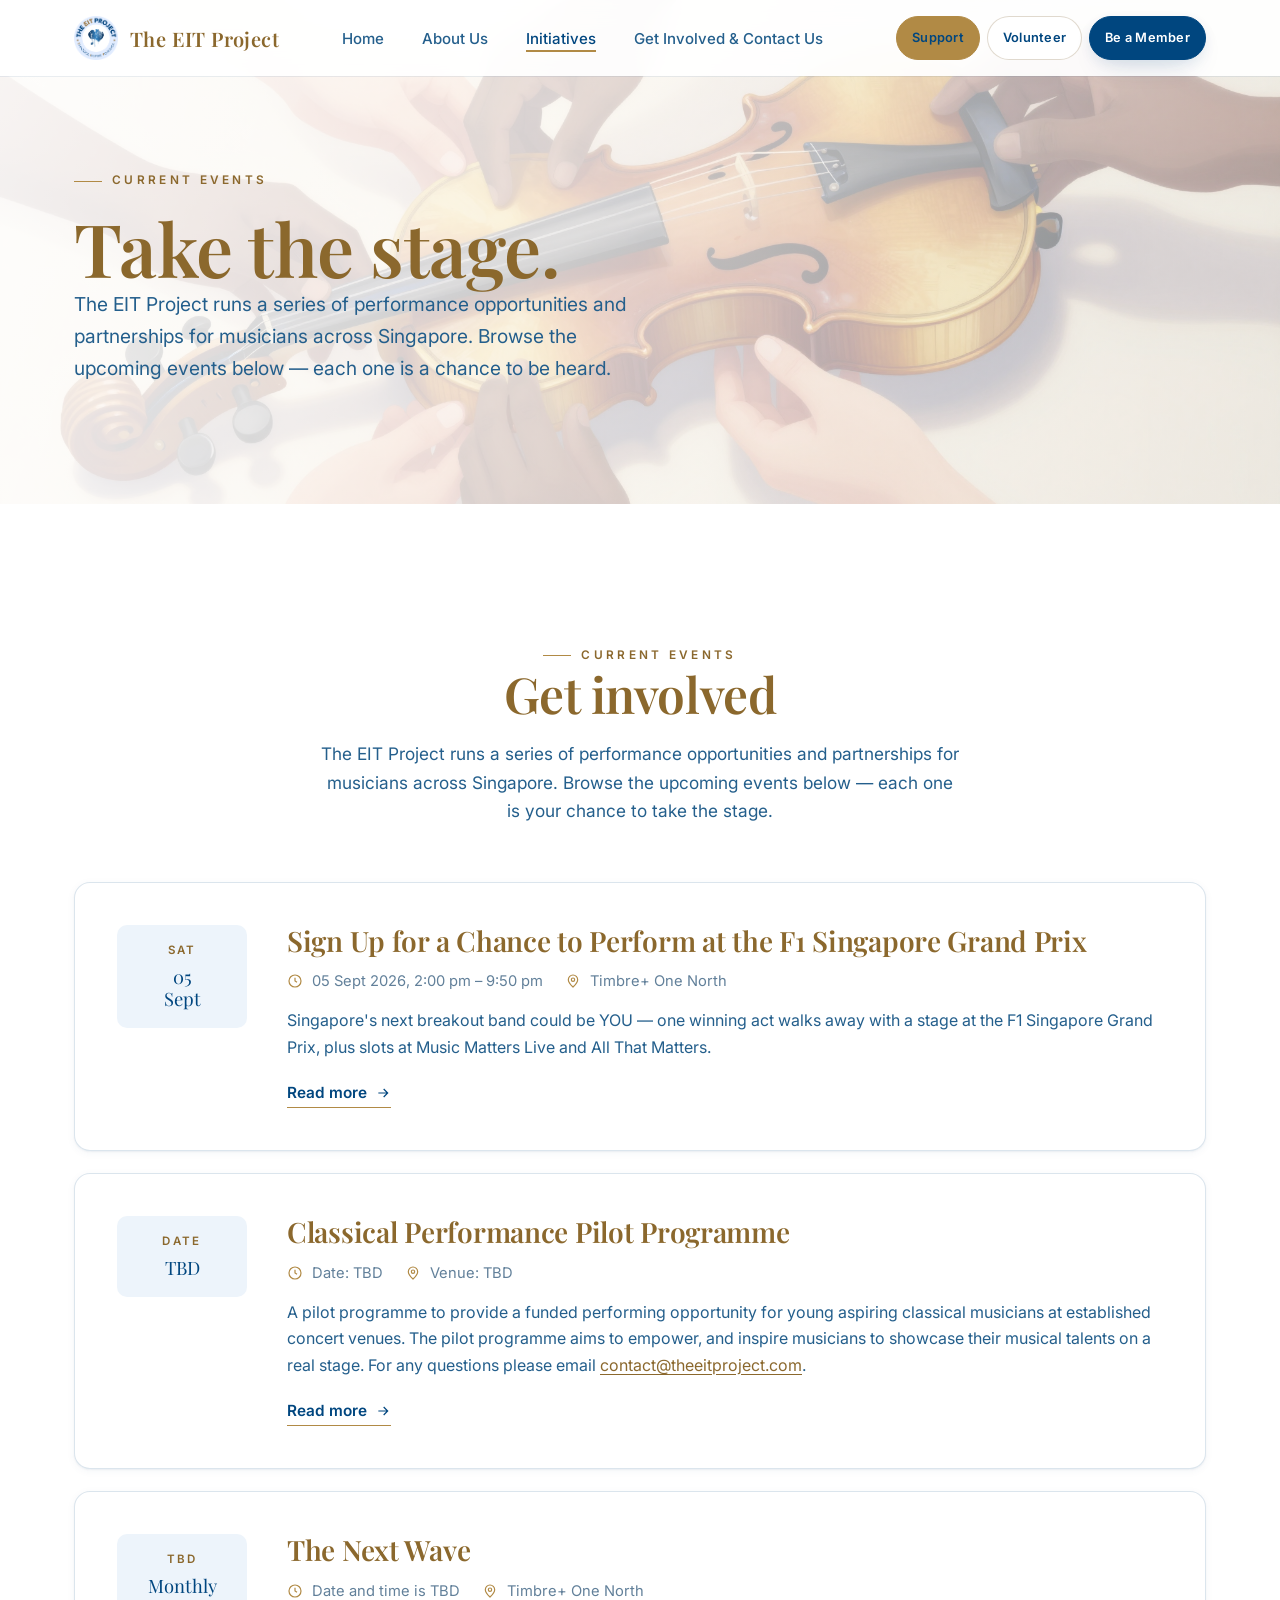
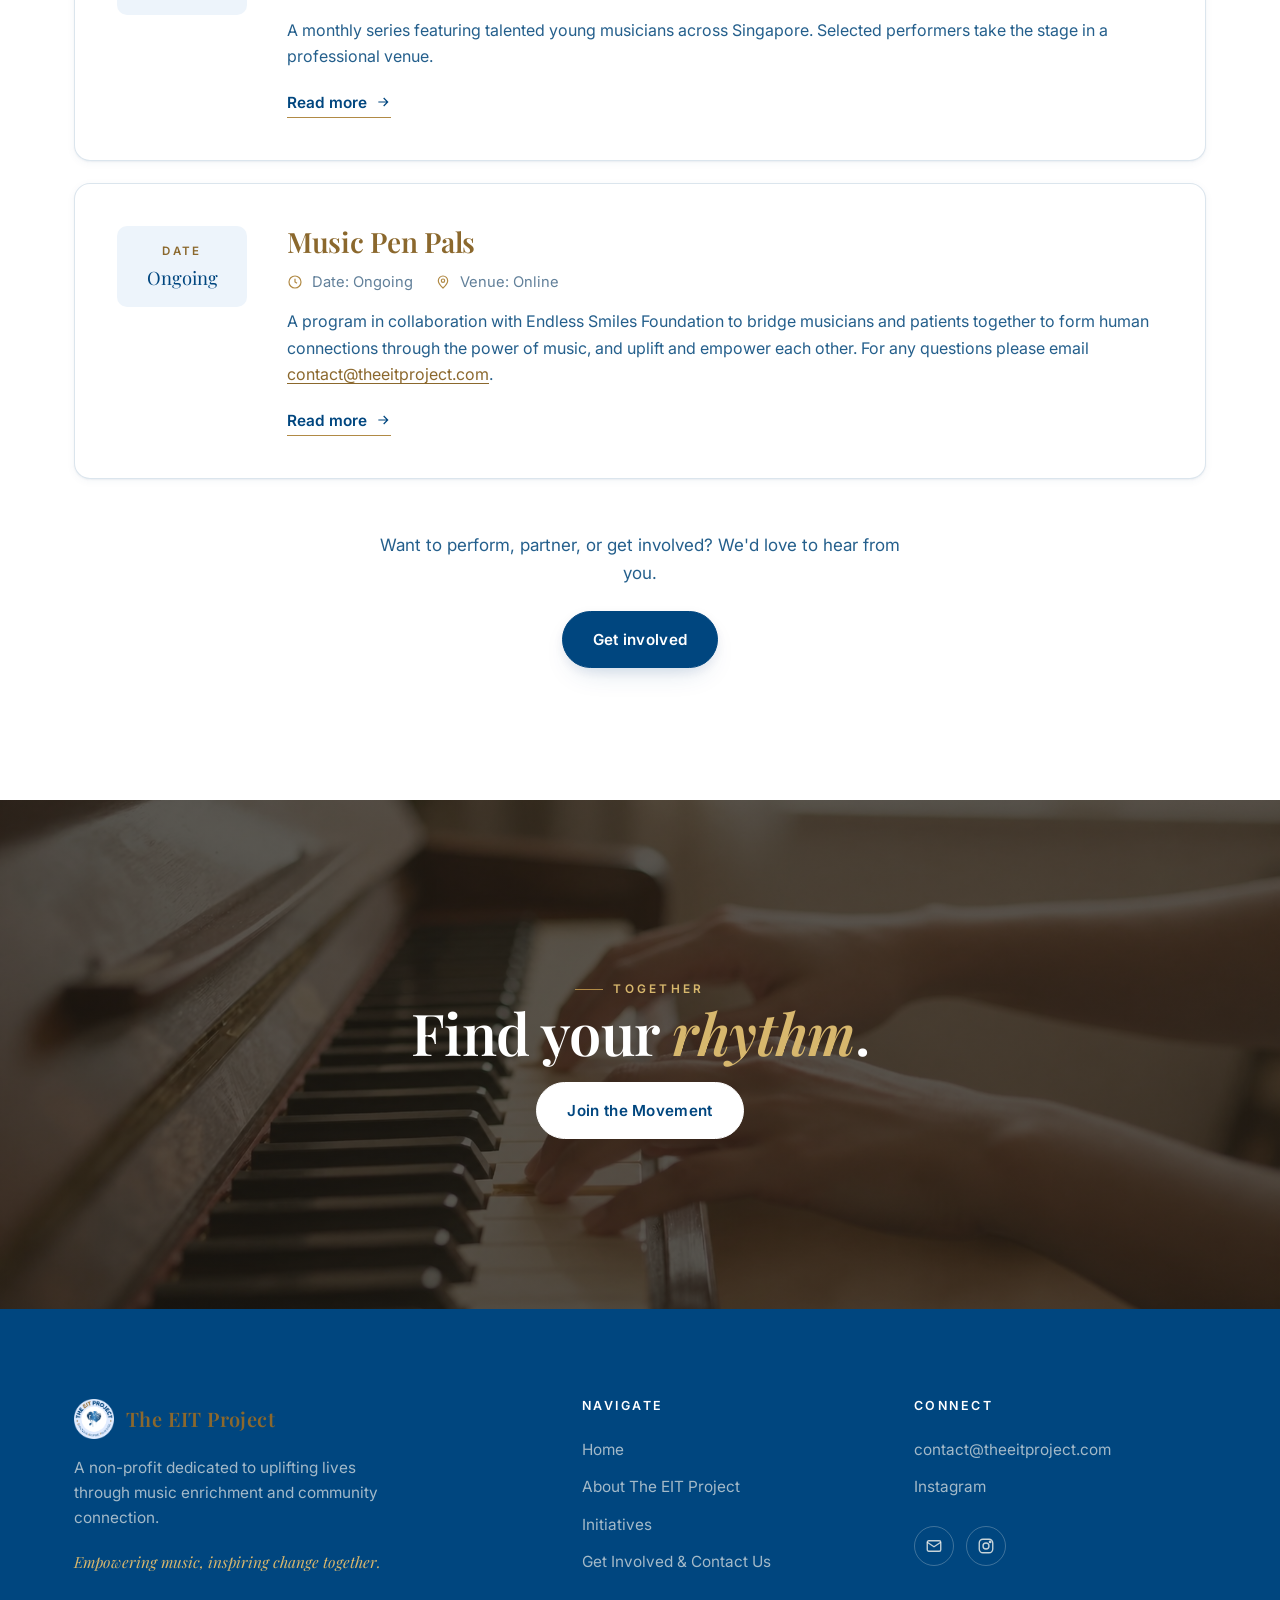
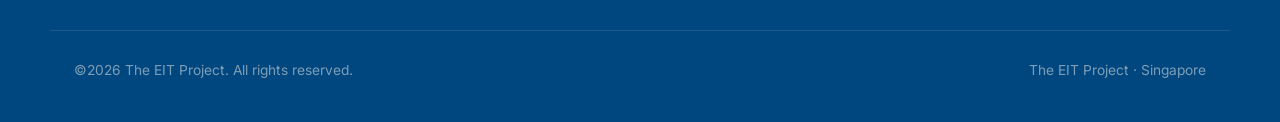
<file: initiatives.html>
<!DOCTYPE html>
<html lang="en">
<head>
  <meta charset="UTF-8" />
  <meta name="viewport" content="width=device-width, initial-scale=1.0" />
  <title>Music Initiatives &amp; Events | The EIT Project Singapore</title>
  <meta name="description" content="Explore The EIT Project's Singapore music initiatives, performances and community events that give young musicians opportunities to connect and grow." />
  <meta name="theme-color" content="#00467f" />
  <link rel="icon" type="image/png" sizes="32x32" href="/assets/icons/favicon-32.png?v=20260823-1" />
  <link rel="icon" type="image/png" sizes="192x192" href="/assets/icons/favicon-192.png?v=20260823-1" />
  <link rel="shortcut icon" href="/favicon.ico?v=20260823-1" />
  <link rel="apple-touch-icon" sizes="180x180" href="/assets/icons/apple-touch-icon.png?v=20260823-1" />
  <link rel="manifest" href="/site.webmanifest" />
  <link rel="canonical" href="https://theeitproject.com/initiatives.html" />
  <meta property="og:site_name" content="The EIT Project" />
  <meta property="og:title" content="Music Initiatives &amp; Events | The EIT Project Singapore" />
  <meta property="og:description" content="Explore Singapore music initiatives, performances and community events from The EIT Project." />
  <meta property="og:url" content="https://theeitproject.com/initiatives.html" />
  <meta property="og:image" content="https://theeitproject.com/assets/img/mission-bg.jpg" />
  <meta property="og:image:alt" content="Music initiatives and community events by The EIT Project" />
  <meta property="og:type" content="website" />
  <meta name="twitter:card" content="summary_large_image" />
  <meta name="twitter:title" content="Music Initiatives &amp; Events | The EIT Project Singapore" />
  <meta name="twitter:description" content="Singapore music initiatives, performances and community events from The EIT Project." />
  <meta name="twitter:image" content="https://theeitproject.com/assets/img/mission-bg.jpg" />
  <link rel="preconnect" href="https://fonts.googleapis.com" />
  <link rel="preconnect" href="https://fonts.gstatic.com" crossorigin />
  <link href="https://fonts.googleapis.com/css2?family=Inter:wght@400;500;600;700&family=Playfair+Display:ital,wght@0,500;0,600;0,700;1,500;1,600&display=swap" rel="stylesheet" />
  <link rel="stylesheet" href="css/style.css?v=20260824-20" />
</head>
<body>

  <!-- ===================== HEADER ===================== -->
  <header class="site-header" id="siteHeader">
    <div class="container nav-inner">
      <a href="index.html" class="logo" aria-label="The EIT Project home">
        <img src="assets/img/logo.png" alt="The EIT Project logo" />
        <span>The EIT Project</span>
      </a>
      <nav aria-label="Primary">
        <ul class="nav-links" id="navLinks">
          <li><a href="index.html">Home</a></li>
          <li><a href="about.html">About Us</a></li>
          <li><a href="initiatives.html" class="active">Initiatives</a></li>
          <li><a href="contact.html">Get Involved &amp; Contact Us</a></li>
          <li class="nav-mobile-actions">
            <a href="support.html" class="btn btn-gold">Support</a>
            <a href="contact.html#contactForm" class="btn btn-light" data-form-link="volunteer">Volunteer</a>
            <a href="contact.html#contactForm" class="btn btn-primary" data-form-link="member">Be a Member</a>
          </li>
        </ul>
      </nav>
      <div class="header-actions" aria-label="Get involved">
        <a href="support.html" class="btn btn-gold">Support</a>
        <a href="contact.html#contactForm" class="btn btn-light" data-form-link="volunteer">Volunteer</a>
        <a href="contact.html#contactForm" class="btn btn-primary" data-form-link="member">Be a Member</a>
      </div>
      <button class="hamburger" id="hamburger" aria-label="Toggle menu" aria-expanded="false" aria-controls="navLinks">
        <span></span><span></span><span></span>
      </button>
    </div>
  </header>

  <!-- ===================== PAGE HERO ===================== -->
  <section class="hero hero--cream" style="min-height:56vh;">
    <div class="hero__bg"><img src="assets/img/mission-bg.jpg" alt="" loading="eager" /></div>
    <div class="container">
      <div class="hero__content" style="max-width:760px;">
        <span class="eyebrow">Current Events</span>
        <h1 style="margin-top:14px;">Take the <span class="gold-word">stage</span>.</h1>
        <p class="hero__lead">The EIT Project runs a series of performance opportunities and partnerships for musicians across Singapore. Browse the upcoming events below — each one is a chance to be heard.</p>
      </div>
    </div>
  </section>

  <!-- ===================== CURRENT EVENTS ===================== -->
  <section class="pad-y">
    <div class="container">
      <div class="section-head center reveal">
        <span class="eyebrow">Current Events</span>
        <h2>Get involved</h2>
        <p>The EIT Project runs a series of performance opportunities and partnerships for musicians across Singapore. Browse the upcoming events below — each one is your chance to take the stage.</p>
      </div>
      <div class="event-list">

        <!-- Event 1 -->
        <article class="event-card reveal" data-delay="1">
          <div class="event-card__date">
            <span class="dow">Sat</span>
            <span class="when">05<br>Sept</span>
          </div>
          <div class="event-card__body">
            <h3>Sign Up for a Chance to Perform at the F1 Singapore Grand Prix</h3>
            <div class="event-card__meta">
              <span class="item">
                <svg viewBox="0 0 24 24" fill="none" stroke="currentColor" stroke-width="1.8"><circle cx="12" cy="12" r="9"/><path d="M12 7v5l3 2"/></svg>
                05 Sept 2026, 2:00 pm – 9:50 pm
              </span>
              <span class="item">
                <svg viewBox="0 0 24 24" fill="none" stroke="currentColor" stroke-width="1.8"><path d="M12 21s7-6.5 7-11a7 7 0 1 0-14 0c0 4.5 7 11 7 11z"/><circle cx="12" cy="10" r="2.5"/></svg>
                Timbre+ One North
              </span>
            </div>
            <p class="event-card__desc">Singapore's next breakout band could be YOU — one winning act walks away with a stage at the F1 Singapore Grand Prix, plus slots at Music Matters Live and All That Matters.</p>
            <a class="event-card__link" href="events/f1-grand-prix-performance.html">Read more
              <svg viewBox="0 0 24 24" fill="none" stroke="currentColor" stroke-width="1.8"><path d="M5 12h14M13 6l6 6-6 6"/></svg>
            </a>
          </div>
        </article>

        <!-- Event 2 -->
        <article class="event-card reveal" data-delay="2">
          <div class="event-card__date">
            <span class="dow">Date</span>
            <span class="when">TBD</span>
          </div>
          <div class="event-card__body">
            <h3>Classical Performance Pilot Programme</h3>
            <div class="event-card__meta">
              <span class="item">
                <svg viewBox="0 0 24 24" fill="none" stroke="currentColor" stroke-width="1.8"><circle cx="12" cy="12" r="9"/><path d="M12 7v5l3 2"/></svg>
                Date: TBD
              </span>
              <span class="item">
                <svg viewBox="0 0 24 24" fill="none" stroke="currentColor" stroke-width="1.8"><path d="M12 21s7-6.5 7-11a7 7 0 1 0-14 0c0 4.5 7 11 7 11z"/><circle cx="12" cy="10" r="2.5"/></svg>
                Venue: TBD
              </span>
            </div>
            <p class="event-card__desc">A pilot programme to provide a funded performing opportunity for young aspiring classical musicians at established concert venues. The pilot programme aims to empower, and inspire musicians to showcase their musical talents on a real stage. For any questions please email <a href="mailto:contact@theeitproject.com">contact@theeitproject.com</a>.</p>
            <a class="event-card__link" href="events/victoria-concert-hall-audition.html">Read more
              <svg viewBox="0 0 24 24" fill="none" stroke="currentColor" stroke-width="1.8"><path d="M5 12h14M13 6l6 6-6 6"/></svg>
            </a>
          </div>
        </article>

        <!-- Event 3 -->
        <article class="event-card reveal" data-delay="3">
          <div class="event-card__date">
            <span class="dow">TBD</span>
            <span class="when">Monthly</span>
          </div>
          <div class="event-card__body">
            <h3>The Next Wave</h3>
            <div class="event-card__meta">
              <span class="item">
                <svg viewBox="0 0 24 24" fill="none" stroke="currentColor" stroke-width="1.8"><circle cx="12" cy="12" r="9"/><path d="M12 7v5l3 2"/></svg>
                Date and time is TBD
              </span>
              <span class="item">
                <svg viewBox="0 0 24 24" fill="none" stroke="currentColor" stroke-width="1.8"><path d="M12 21s7-6.5 7-11a7 7 0 1 0-14 0c0 4.5 7 11 7 11z"/><circle cx="12" cy="10" r="2.5"/></svg>
                Timbre+ One North
              </span>
            </div>
            <p class="event-card__desc">A monthly series featuring talented young musicians across Singapore. Selected performers take the stage in a professional venue.</p>
            <a class="event-card__link" href="events/the-next-wave.html">Read more
              <svg viewBox="0 0 24 24" fill="none" stroke="currentColor" stroke-width="1.8"><path d="M5 12h14M13 6l6 6-6 6"/></svg>
            </a>
          </div>
        </article>

        <!-- Event 4 -->
        <article class="event-card reveal" data-delay="1">
          <div class="event-card__date">
            <span class="dow">Date</span>
            <span class="when">Ongoing</span>
          </div>
          <div class="event-card__body">
            <h3>Music Pen Pals</h3>
            <div class="event-card__meta">
              <span class="item">
                <svg viewBox="0 0 24 24" fill="none" stroke="currentColor" stroke-width="1.8"><circle cx="12" cy="12" r="9"/><path d="M12 7v5l3 2"/></svg>
                Date: Ongoing
              </span>
              <span class="item">
                <svg viewBox="0 0 24 24" fill="none" stroke="currentColor" stroke-width="1.8"><path d="M12 21s7-6.5 7-11a7 7 0 1 0-14 0c0 4.5 7 11 7 11z"/><circle cx="12" cy="10" r="2.5"/></svg>
                Venue: Online
              </span>
            </div>
            <p class="event-card__desc">A program in collaboration with Endless Smiles Foundation to bridge musicians and patients together to form human connections through the power of music, and uplift and empower each other. For any questions please email <a href="mailto:contact@theeitproject.com">contact@theeitproject.com</a>.</p>
            <a class="event-card__link" href="events/music-pen-pals.html">Read more
              <svg viewBox="0 0 24 24" fill="none" stroke="currentColor" stroke-width="1.8"><path d="M5 12h14M13 6l6 6-6 6"/></svg>
            </a>
          </div>
        </article>

      </div>
      <div class="reveal" style="text-align:center; margin-top:52px;">
        <p style="max-width:540px; margin:0 auto 24px;">Want to perform, partner, or get involved? We'd love to hear from you.</p>
        <a href="contact.html" class="btn btn-primary">Get involved</a>
      </div>
    </div>
  </section>

  <!-- ===================== BANNER ===================== -->
  <section class="banner">
    <div class="banner__bg"><img src="assets/img/hero-bg.jpg?v=20260822-2" alt="" loading="lazy" /></div>
    <div class="container">
      <span class="eyebrow reveal">Together</span>
      <h2 class="reveal" data-delay="1">Find your <span class="tagline-words">rhythm</span>.</h2>
      <a href="contact.html" class="btn btn-light reveal" data-delay="2">Join the Movement</a>
    </div>
  </section>

  <!-- ===================== FOOTER ===================== -->
  <footer class="site-footer">
    <div class="container footer-inner">
      <div class="footer-brand">
        <a href="index.html" class="logo"><img src="assets/img/logo.png" alt="" /> <span>The EIT Project</span></a>
        <p>A non-profit dedicated to uplifting lives through music enrichment and community connection.</p>
        <p class="tagline">Empowering music, inspiring change together.</p>
      </div>
      <div class="footer-col">
        <h4>Navigate</h4>
        <a href="index.html">Home</a>
        <a href="about.html">About The EIT Project</a>
        <a href="initiatives.html">Initiatives</a>
        <a href="contact.html">Get Involved &amp; Contact Us</a>
      </div>
      <div class="footer-col">
        <h4>Connect</h4>
        <a href="mailto:contact@theeitproject.com">contact@theeitproject.com</a>
        <a href="https://www.instagram.com/theeitproject/" target="_blank" rel="noopener">Instagram</a>
        <div class="footer-social">
          <a href="mailto:contact@theeitproject.com" aria-label="Email us" title="Email us">
            <svg viewBox="0 0 24 24" fill="none" stroke="currentColor" stroke-width="1.8"><rect x="3" y="5" width="18" height="14" rx="2"/><path d="m3 7 9 6 9-6"/></svg>
          </a>
          <a href="https://www.instagram.com/theeitproject/" target="_blank" rel="noopener" aria-label="Instagram" title="Instagram">
            <svg viewBox="0 0 24 24" fill="none" stroke="currentColor" stroke-width="1.8"><rect x="3" y="3" width="18" height="18" rx="5"/><circle cx="12" cy="12" r="4"/><circle cx="17.5" cy="6.5" r="1"/></svg>
          </a>
        </div>
      </div>
    </div>
    <div class="container footer-bottom">
      <span>©2026 The EIT Project. All rights reserved.</span>
      <span>The EIT Project · Singapore</span>
    </div>
  </footer>

  <script src="js/main.js?v=20260822-5"></script>
</body>
</html>
</file>
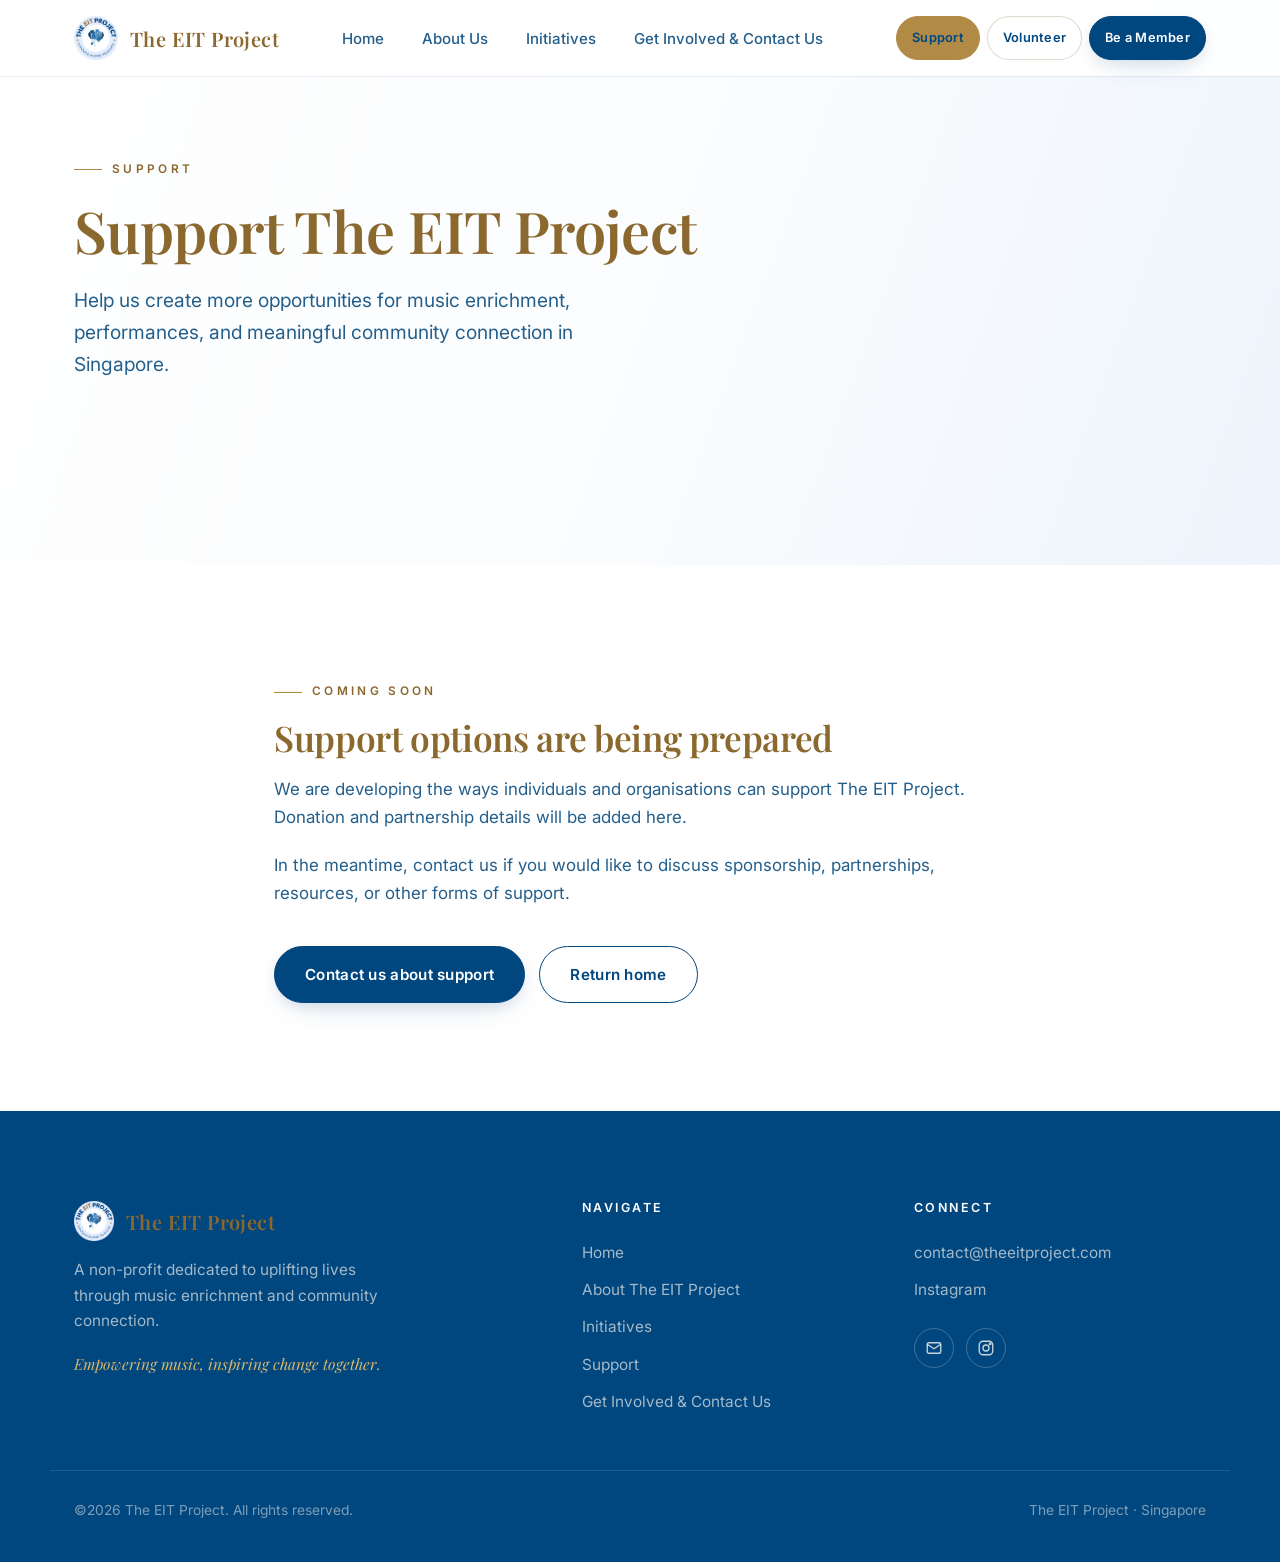
<file: support.html>
<!DOCTYPE html>
<html lang="en">
<head>
  <meta charset="UTF-8" />
  <meta name="viewport" content="width=device-width, initial-scale=1.0" />
  <title>Support The EIT Project | Singapore Music Initiative</title>
  <meta name="description" content="Support The EIT Project and help expand music enrichment, performances and community programmes in Singapore." />
  <meta name="theme-color" content="#00467f" />
  <link rel="icon" type="image/png" sizes="32x32" href="/assets/icons/favicon-32.png?v=20260823-1" />
  <link rel="icon" type="image/png" sizes="192x192" href="/assets/icons/favicon-192.png?v=20260823-1" />
  <link rel="shortcut icon" href="/favicon.ico?v=20260823-1" />
  <link rel="apple-touch-icon" sizes="180x180" href="/assets/icons/apple-touch-icon.png?v=20260823-1" />
  <link rel="manifest" href="/site.webmanifest" />
  <link rel="canonical" href="https://theeitproject.com/support.html" />
  <meta property="og:site_name" content="The EIT Project" />
  <meta property="og:title" content="Support The EIT Project | Singapore Music Initiative" />
  <meta property="og:description" content="Help The EIT Project expand music enrichment and community programmes in Singapore." />
  <meta property="og:url" content="https://theeitproject.com/support.html" />
  <meta property="og:image" content="https://theeitproject.com/assets/img/hero-bg.jpg" />
  <meta property="og:type" content="website" />
  <meta name="twitter:card" content="summary_large_image" />
  <meta name="twitter:title" content="Support The EIT Project" />
  <meta name="twitter:description" content="Help expand music enrichment and community programmes in Singapore." />
  <meta name="twitter:image" content="https://theeitproject.com/assets/img/hero-bg.jpg" />
  <link rel="preconnect" href="https://fonts.googleapis.com" />
  <link rel="preconnect" href="https://fonts.gstatic.com" crossorigin />
  <link href="https://fonts.googleapis.com/css2?family=Inter:wght@400;500;600;700&family=Playfair+Display:ital,wght@0,500;0,600;0,700;1,500;1,600&display=swap" rel="stylesheet" />
  <link rel="stylesheet" href="css/style.css?v=20260824-20" />
</head>
<body>
  <header class="site-header" id="siteHeader">
    <div class="container nav-inner">
      <a href="index.html" class="logo" aria-label="The EIT Project home">
        <img src="assets/img/logo.png" alt="The EIT Project logo" />
        <span>The EIT Project</span>
      </a>
      <nav aria-label="Primary">
        <ul class="nav-links" id="navLinks">
          <li><a href="index.html">Home</a></li>
          <li><a href="about.html">About Us</a></li>
          <li><a href="initiatives.html">Initiatives</a></li>
          <li><a href="contact.html">Get Involved &amp; Contact Us</a></li>
          <li class="nav-mobile-actions">
            <a href="support.html" class="btn btn-gold">Support</a>
            <a href="contact.html#contactForm" class="btn btn-light" data-form-link="volunteer">Volunteer</a>
            <a href="contact.html#contactForm" class="btn btn-primary" data-form-link="member">Be a Member</a>
          </li>
        </ul>
      </nav>
      <div class="header-actions" aria-label="Get involved">
        <a href="support.html" class="btn btn-gold">Support</a>
        <a href="contact.html#contactForm" class="btn btn-light" data-form-link="volunteer">Volunteer</a>
        <a href="contact.html#contactForm" class="btn btn-primary" data-form-link="member">Be a Member</a>
      </div>
      <button class="hamburger" id="hamburger" aria-label="Toggle menu" aria-expanded="false" aria-controls="navLinks">
        <span></span><span></span><span></span>
      </button>
    </div>
  </header>

  <main>
    <section class="event-hero">
      <div class="container">
        <span class="eyebrow">Support</span>
        <h1>Support The EIT Project</h1>
        <p class="hero__lead">Help us create more opportunities for music enrichment, performances, and meaningful community connection in Singapore.</p>
      </div>
    </section>
    <section class="event-page">
      <div class="container event-page__inner">
        <span class="eyebrow">Coming Soon</span>
        <h2 style="margin-top:16px;">Support options are being prepared</h2>
        <p>We are developing the ways individuals and organisations can support The EIT Project. Donation and partnership details will be added here.</p>
        <p>In the meantime, contact us if you would like to discuss sponsorship, partnerships, resources, or other forms of support.</p>
        <div class="event-cta">
          <a href="mailto:contact@theeitproject.com?subject=Supporting%20The%20EIT%20Project" class="btn btn-primary">Contact us about support</a>
          <a href="index.html" class="btn btn-ghost">Return home</a>
        </div>
      </div>
    </section>
  </main>

  <footer class="site-footer">
    <div class="container footer-inner">
      <div class="footer-brand">
        <a href="index.html" class="logo"><img src="assets/img/logo.png" alt="" /> <span>The EIT Project</span></a>
        <p>A non-profit dedicated to uplifting lives through music enrichment and community connection.</p>
        <p class="tagline">Empowering music, inspiring change together.</p>
      </div>
      <div class="footer-col">
        <h4>Navigate</h4>
        <a href="index.html">Home</a>
        <a href="about.html">About The EIT Project</a>
        <a href="initiatives.html">Initiatives</a>
        <a href="support.html">Support</a>
        <a href="contact.html">Get Involved &amp; Contact Us</a>
      </div>
      <div class="footer-col">
        <h4>Connect</h4>
        <a href="mailto:contact@theeitproject.com">contact@theeitproject.com</a>
        <a href="https://www.instagram.com/theeitproject/" target="_blank" rel="noopener">Instagram</a>
        <div class="footer-social">
          <a href="mailto:contact@theeitproject.com" aria-label="Email us" title="Email us">
            <svg viewBox="0 0 24 24" fill="none" stroke="currentColor" stroke-width="1.8"><rect x="3" y="5" width="18" height="14" rx="2"/><path d="m3 7 9 6 9-6"/></svg>
          </a>
          <a href="https://www.instagram.com/theeitproject/" target="_blank" rel="noopener" aria-label="Instagram" title="Instagram">
            <svg viewBox="0 0 24 24" fill="none" stroke="currentColor" stroke-width="1.8"><rect x="3" y="3" width="18" height="18" rx="5"/><circle cx="12" cy="12" r="4"/><circle cx="17.5" cy="6.5" r="1"/></svg>
          </a>
        </div>
      </div>
    </div>
    <div class="container footer-bottom">
      <span>©2026 The EIT Project. All rights reserved.</span>
      <span>The EIT Project · Singapore</span>
    </div>
  </footer>

  <script src="js/main.js?v=20260822-5"></script>
</body>
</html>
</file>
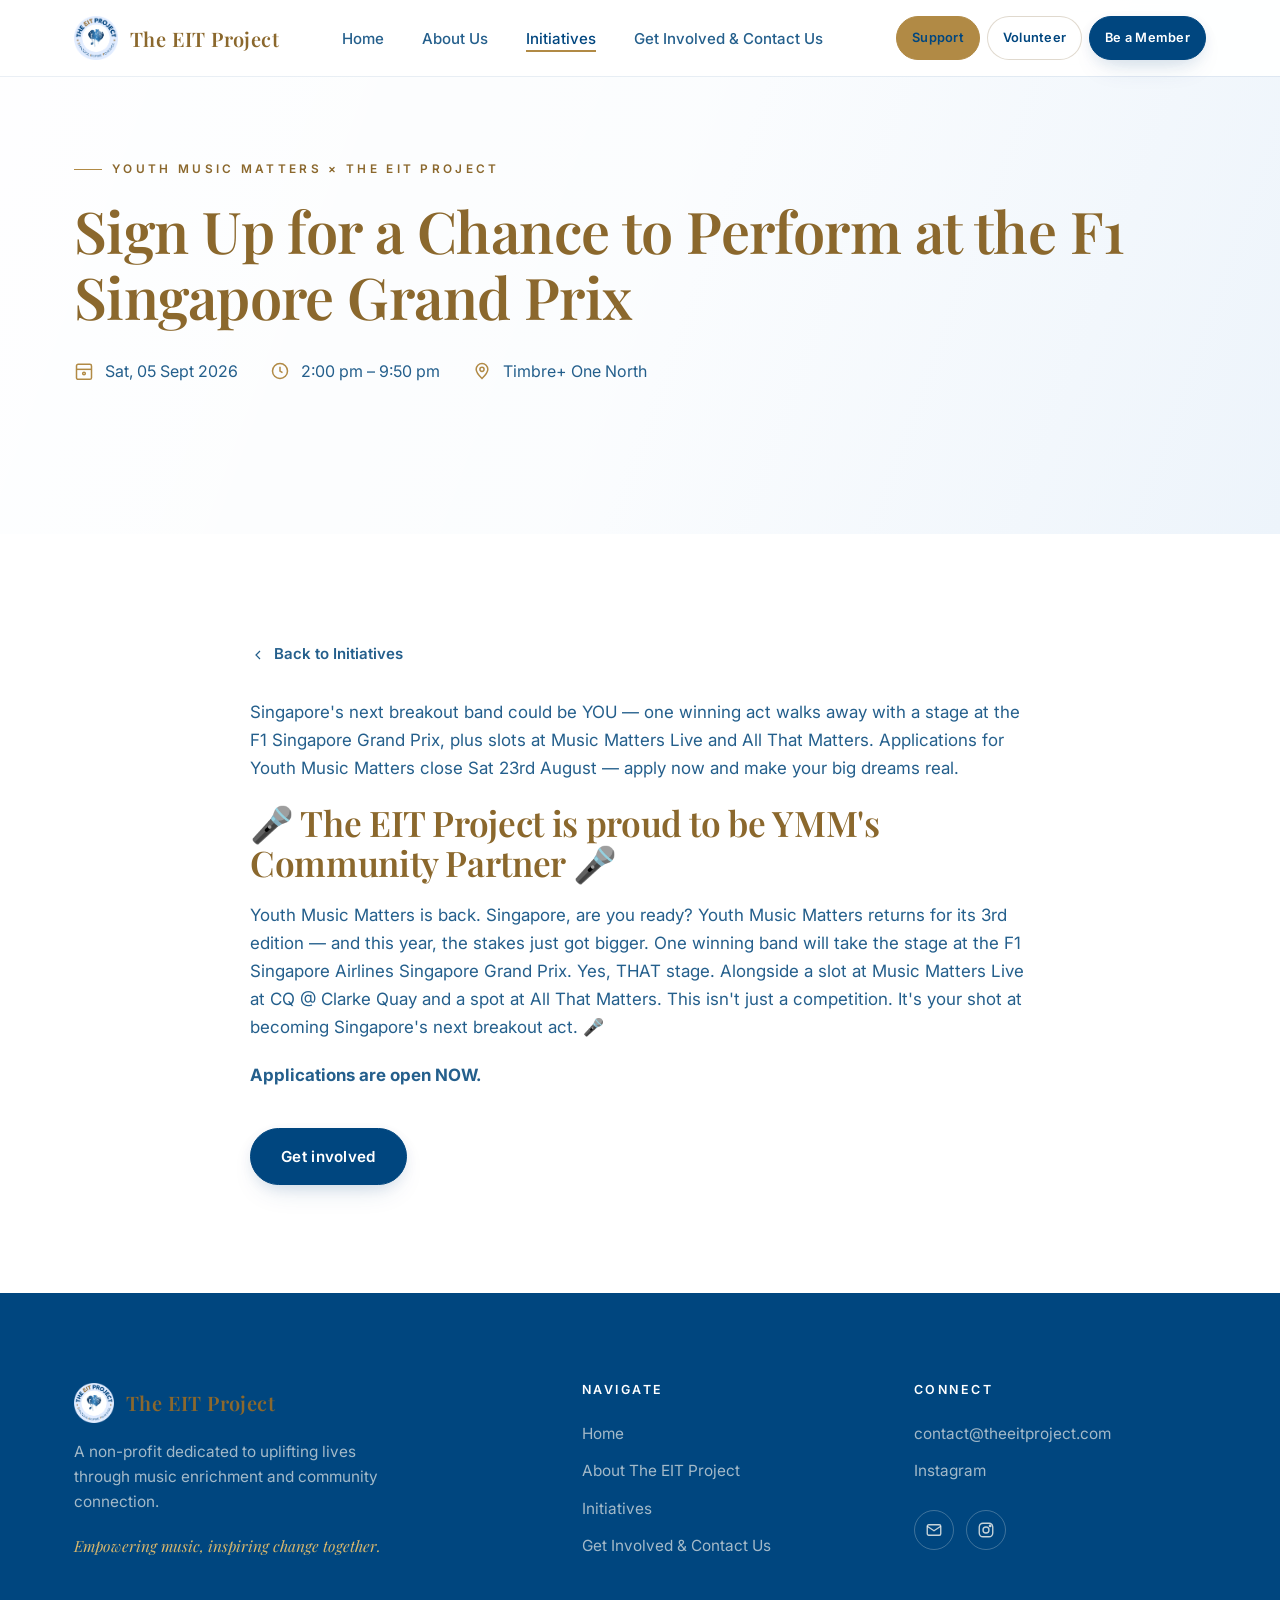
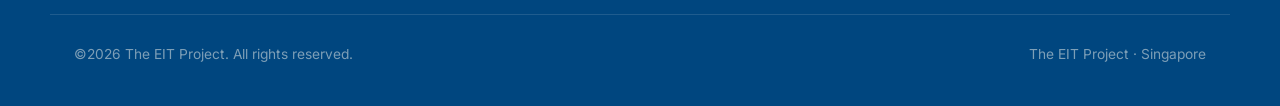
<file: events/f1-grand-prix-performance.html>
<!DOCTYPE html>
<html lang="en">
<head>
  <meta charset="UTF-8" />
  <meta name="viewport" content="width=device-width, initial-scale=1.0" />
  <title>Perform at the F1 Singapore Grand Prix | The EIT Project</title>
  <meta name="description" content="Sign up for a chance to perform at the F1 Singapore Airlines Singapore Grand Prix as part of Youth Music Matters. One winning band takes the stage." />
  <meta name="theme-color" content="#00467f" />
  <link rel="icon" type="image/png" sizes="32x32" href="/assets/icons/favicon-32.png?v=20260823-1" />
  <link rel="icon" type="image/png" sizes="192x192" href="/assets/icons/favicon-192.png?v=20260823-1" />
  <link rel="shortcut icon" href="/favicon.ico?v=20260823-1" />
  <link rel="apple-touch-icon" sizes="180x180" href="/assets/icons/apple-touch-icon.png?v=20260823-1" />
  <link rel="manifest" href="/site.webmanifest" />
  <link rel="canonical" href="https://theeitproject.com/events/f1-grand-prix-performance.html" />
  <meta property="og:site_name" content="The EIT Project" />
  <meta property="og:title" content="Perform at the F1 Singapore Grand Prix | The EIT Project" />
  <meta property="og:description" content="A performance opportunity at the F1 Singapore Airlines Singapore Grand Prix through Youth Music Matters and The EIT Project." />
  <meta property="og:url" content="https://theeitproject.com/events/f1-grand-prix-performance.html" />
  <meta property="og:image" content="https://theeitproject.com/assets/img/hero-bg.jpg" />
  <meta property="og:image:alt" content="Music performance opportunity from The EIT Project" />
  <meta property="og:type" content="website" />
  <meta name="twitter:card" content="summary_large_image" />
  <meta name="twitter:title" content="Perform at the F1 Singapore Grand Prix | The EIT Project" />
  <meta name="twitter:description" content="A Singapore performance opportunity through Youth Music Matters and The EIT Project." />
  <meta name="twitter:image" content="https://theeitproject.com/assets/img/hero-bg.jpg" />
  <link rel="preconnect" href="https://fonts.googleapis.com" />
  <link rel="preconnect" href="https://fonts.gstatic.com" crossorigin />
  <link href="https://fonts.googleapis.com/css2?family=Inter:wght@400;500;600;700&family=Playfair+Display:ital,wght@0,500;0,600;0,700;1,500;1,600&display=swap" rel="stylesheet" />
  <link rel="stylesheet" href="../css/style.css?v=20260824-20" />
</head>
<body>

  <!-- ===================== HEADER ===================== -->
  <header class="site-header" id="siteHeader">
    <div class="container nav-inner">
      <a href="../index.html" class="logo" aria-label="The EIT Project home">
        <img src="../assets/img/logo.png" alt="The EIT Project logo" />
        <span>The EIT Project</span>
      </a>
      <nav aria-label="Primary">
        <ul class="nav-links" id="navLinks">
          <li><a href="../index.html">Home</a></li>
          <li><a href="../about.html">About Us</a></li>
          <li><a href="../initiatives.html" class="active">Initiatives</a></li>
          <li><a href="../contact.html">Get Involved &amp; Contact Us</a></li>
          <li class="nav-mobile-actions">
            <a href="../support.html" class="btn btn-gold">Support</a>
            <a href="../contact.html#contactForm" class="btn btn-light" data-form-link="volunteer">Volunteer</a>
            <a href="../contact.html#contactForm" class="btn btn-primary" data-form-link="member">Be a Member</a>
          </li>
        </ul>
      </nav>
      <div class="header-actions" aria-label="Get involved">
        <a href="../support.html" class="btn btn-gold">Support</a>
        <a href="../contact.html#contactForm" class="btn btn-light" data-form-link="volunteer">Volunteer</a>
        <a href="../contact.html#contactForm" class="btn btn-primary" data-form-link="member">Be a Member</a>
      </div>
      <button class="hamburger" id="hamburger" aria-label="Toggle menu" aria-expanded="false" aria-controls="navLinks">
        <span></span><span></span><span></span>
      </button>
    </div>
  </header>

  <!-- ===================== EVENT HERO ===================== -->
  <section class="event-hero">
    <div class="container">
      <span class="eyebrow">Youth Music Matters × The EIT Project</span>
      <h1>Sign Up for a Chance to Perform at the F1 Singapore Grand Prix</h1>
      <div class="event-hero__meta">
        <span class="item">
          <svg viewBox="0 0 24 24" fill="none" stroke="currentColor" stroke-width="1.8"><rect x="3" y="4" width="18" height="18" rx="2"/><path d="M3 10h18"/><circle cx="12" cy="15" r="1.6"/></svg>
          Sat, 05 Sept 2026
        </span>
        <span class="item">
          <svg viewBox="0 0 24 24" fill="none" stroke="currentColor" stroke-width="1.8"><circle cx="12" cy="12" r="9"/><path d="M12 7v5l3 2"/></svg>
          2:00 pm – 9:50 pm
        </span>
        <span class="item">
          <svg viewBox="0 0 24 24" fill="none" stroke="currentColor" stroke-width="1.8"><path d="M12 21s7-6.5 7-11a7 7 0 1 0-14 0c0 4.5 7 11 7 11z"/><circle cx="12" cy="10" r="2.5"/></svg>
          Timbre+ One North
        </span>
      </div>
    </div>
  </section>

  <!-- ===================== EVENT CONTENT ===================== -->
  <section class="event-page">
    <div class="container">
      <div class="event-page__inner">
        <a class="event-back" href="../initiatives.html">
          <svg viewBox="0 0 24 24" fill="none" stroke="currentColor" stroke-width="1.8"><path d="M15 18l-6-6 6-6"/></svg>
          Back to Initiatives
        </a>

        <p>Singapore's next breakout band could be YOU — one winning act walks away with a stage at the F1 Singapore Grand Prix, plus slots at Music Matters Live and All That Matters. Applications for Youth Music Matters close Sat 23rd August — apply now and make your big dreams real.</p>

        <h2>🎤 The EIT Project is proud to be YMM's Community Partner 🎤</h2>

        <p>Youth Music Matters is back. Singapore, are you ready? Youth Music Matters returns for its 3rd edition — and this year, the stakes just got bigger. One winning band will take the stage at the F1 Singapore Airlines Singapore Grand Prix. Yes, THAT stage. Alongside a slot at Music Matters Live at CQ @ Clarke Quay and a spot at All That Matters. This isn't just a competition. It's your shot at becoming Singapore's next breakout act. 🎤</p>

        <p><strong>Applications are open NOW.</strong></p>

        <div class="event-cta">
          <a href="../contact.html" class="btn btn-primary">Get involved</a>
        </div>
      </div>
    </div>
  </section>

  <!-- ===================== FOOTER ===================== -->
  <footer class="site-footer">
    <div class="container footer-inner">
      <div class="footer-brand">
        <a href="../index.html" class="logo"><img src="../assets/img/logo.png" alt="" /> <span>The EIT Project</span></a>
        <p>A non-profit dedicated to uplifting lives through music enrichment and community connection.</p>
        <p class="tagline">Empowering music, inspiring change together.</p>
      </div>
      <div class="footer-col">
        <h4>Navigate</h4>
        <a href="../index.html">Home</a>
        <a href="../about.html">About The EIT Project</a>
        <a href="../initiatives.html">Initiatives</a>
        <a href="../contact.html">Get Involved &amp; Contact Us</a>
      </div>
      <div class="footer-col">
        <h4>Connect</h4>
        <a href="mailto:contact@theeitproject.com">contact@theeitproject.com</a>
        <a href="https://www.instagram.com/theeitproject/" target="_blank" rel="noopener">Instagram</a>
        <div class="footer-social">
          <a href="mailto:contact@theeitproject.com" aria-label="Email us" title="Email us">
            <svg viewBox="0 0 24 24" fill="none" stroke="currentColor" stroke-width="1.8"><rect x="3" y="5" width="18" height="14" rx="2"/><path d="m3 7 9 6 9-6"/></svg>
          </a>
          <a href="https://www.instagram.com/theeitproject/" target="_blank" rel="noopener" aria-label="Instagram" title="Instagram">
            <svg viewBox="0 0 24 24" fill="none" stroke="currentColor" stroke-width="1.8"><rect x="3" y="3" width="18" height="18" rx="5"/><circle cx="12" cy="12" r="4"/><circle cx="17.5" cy="6.5" r="1"/></svg>
          </a>
        </div>
      </div>
    </div>
    <div class="container footer-bottom">
      <span>©2026 The EIT Project. All rights reserved.</span>
      <span>The EIT Project · Singapore</span>
    </div>
  </footer>

  <script src="../js/main.js?v=20260822-5"></script>
</body>
</html>
</file>
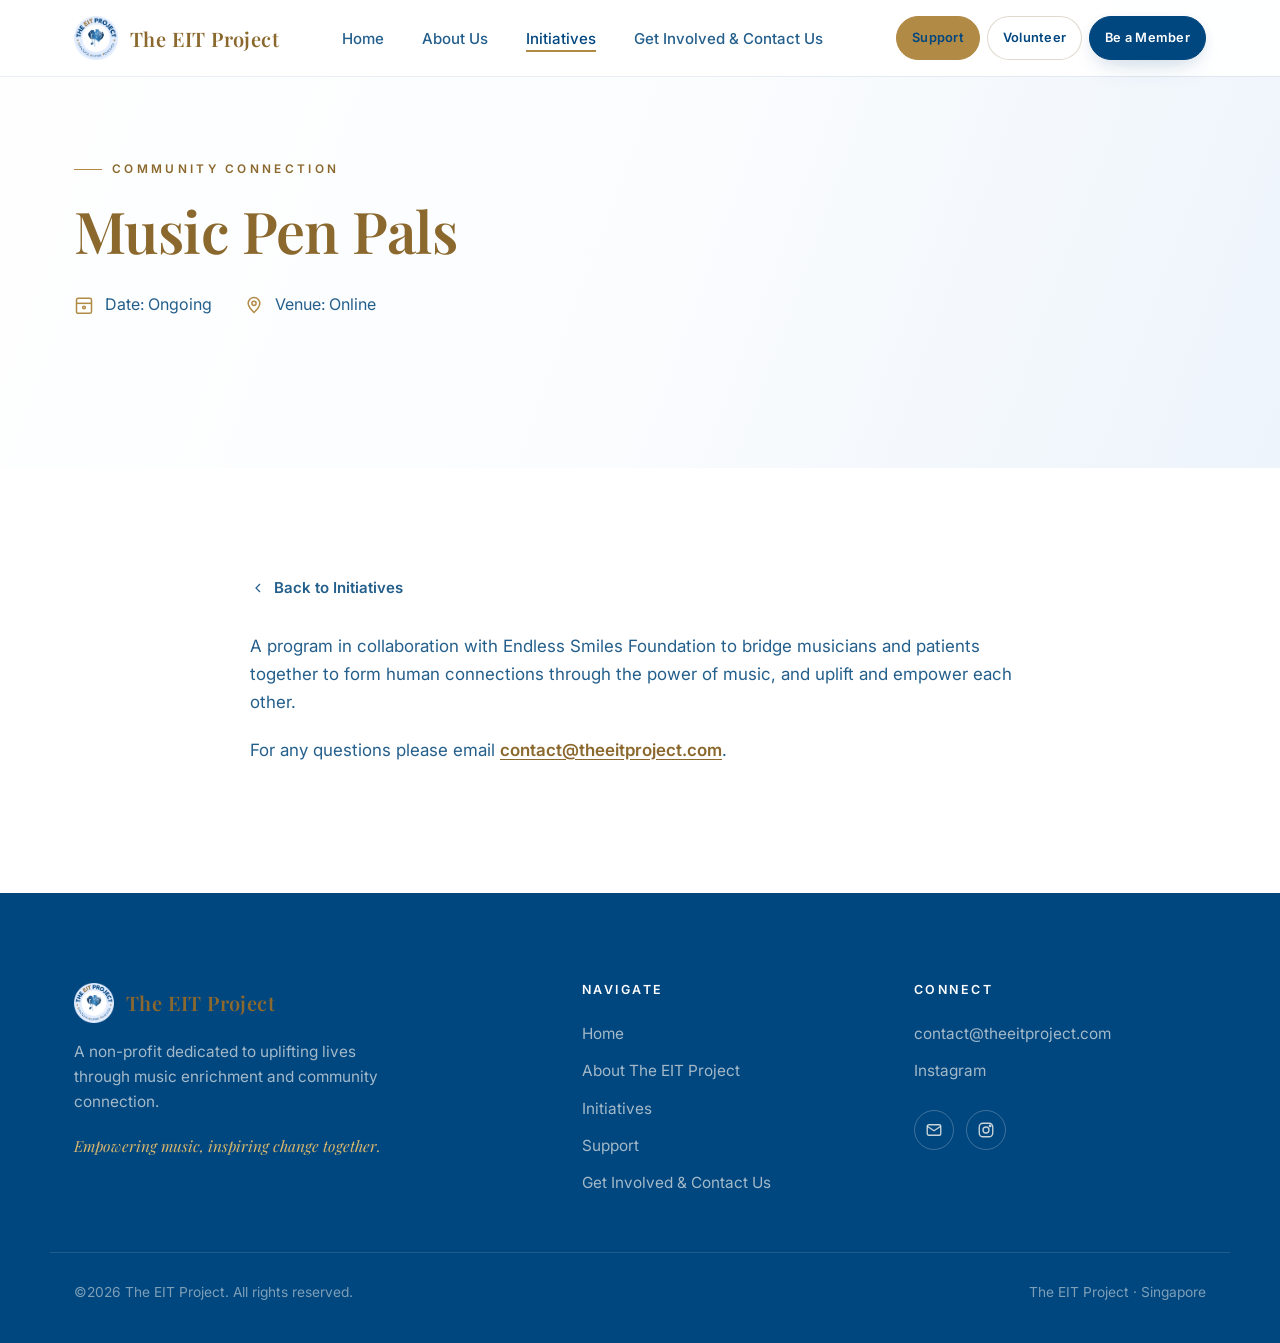
<file: events/music-pen-pals.html>
<!DOCTYPE html>
<html lang="en">
<head>
  <meta charset="UTF-8" />
  <meta name="viewport" content="width=device-width, initial-scale=1.0" />
  <title>Music Pen Pals | The EIT Project</title>
  <meta name="description" content="Music Pen Pals connects musicians and patients online through music in collaboration with Endless Smiles Foundation." />
  <meta name="theme-color" content="#00467f" />
  <link rel="icon" type="image/png" sizes="32x32" href="/assets/icons/favicon-32.png?v=20260823-1" />
  <link rel="icon" type="image/png" sizes="192x192" href="/assets/icons/favicon-192.png?v=20260823-1" />
  <link rel="shortcut icon" href="/favicon.ico?v=20260823-1" />
  <link rel="apple-touch-icon" sizes="180x180" href="/assets/icons/apple-touch-icon.png?v=20260823-1" />
  <link rel="manifest" href="/site.webmanifest" />
  <link rel="canonical" href="https://theeitproject.com/events/music-pen-pals.html" />
  <meta property="og:site_name" content="The EIT Project" />
  <meta property="og:title" content="Music Pen Pals | The EIT Project" />
  <meta property="og:description" content="Bridging musicians and patients through the power of music with Endless Smiles Foundation." />
  <meta property="og:url" content="https://theeitproject.com/events/music-pen-pals.html" />
  <meta property="og:image" content="https://theeitproject.com/assets/img/carousel/01-music-pen-pals.png" />
  <meta property="og:image:alt" content="Music Pen Pals collaboration between The EIT Project and Endless Smiles Foundation" />
  <meta property="og:type" content="website" />
  <meta name="twitter:card" content="summary_large_image" />
  <meta name="twitter:title" content="Music Pen Pals | The EIT Project" />
  <meta name="twitter:description" content="Connecting musicians and patients online through the power of music." />
  <meta name="twitter:image" content="https://theeitproject.com/assets/img/carousel/01-music-pen-pals.png" />
  <link rel="preconnect" href="https://fonts.googleapis.com" />
  <link rel="preconnect" href="https://fonts.gstatic.com" crossorigin />
  <link href="https://fonts.googleapis.com/css2?family=Inter:wght@400;500;600;700&family=Playfair+Display:ital,wght@0,500;0,600;0,700;1,500;1,600&display=swap" rel="stylesheet" />
  <link rel="stylesheet" href="../css/style.css?v=20260824-20" />
</head>
<body>

  <header class="site-header" id="siteHeader">
    <div class="container nav-inner">
      <a href="../index.html" class="logo" aria-label="The EIT Project home">
        <img src="../assets/img/logo.png" alt="The EIT Project logo" />
        <span>The EIT Project</span>
      </a>
      <nav aria-label="Primary">
        <ul class="nav-links" id="navLinks">
          <li><a href="../index.html">Home</a></li>
          <li><a href="../about.html">About Us</a></li>
          <li><a href="../initiatives.html" class="active">Initiatives</a></li>
          <li><a href="../contact.html">Get Involved &amp; Contact Us</a></li>
          <li class="nav-mobile-actions">
            <a href="../support.html" class="btn btn-gold">Support</a>
            <a href="../contact.html#contactForm" class="btn btn-light" data-form-link="volunteer">Volunteer</a>
            <a href="../contact.html#contactForm" class="btn btn-primary" data-form-link="member">Be a Member</a>
          </li>
        </ul>
      </nav>
      <div class="header-actions" aria-label="Get involved">
        <a href="../support.html" class="btn btn-gold">Support</a>
        <a href="../contact.html#contactForm" class="btn btn-light" data-form-link="volunteer">Volunteer</a>
        <a href="../contact.html#contactForm" class="btn btn-primary" data-form-link="member">Be a Member</a>
      </div>
      <button class="hamburger" id="hamburger" aria-label="Toggle menu" aria-expanded="false" aria-controls="navLinks">
        <span></span><span></span><span></span>
      </button>
    </div>
  </header>

  <section class="event-hero">
    <div class="container">
      <span class="eyebrow">Community Connection</span>
      <h1>Music Pen Pals</h1>
      <div class="event-hero__meta">
        <span class="item">
          <svg viewBox="0 0 24 24" fill="none" stroke="currentColor" stroke-width="1.8"><rect x="3" y="4" width="18" height="18" rx="2"/><path d="M3 10h18"/><circle cx="12" cy="15" r="1.6"/></svg>
          Date: Ongoing
        </span>
        <span class="item">
          <svg viewBox="0 0 24 24" fill="none" stroke="currentColor" stroke-width="1.8"><path d="M12 21s7-6.5 7-11a7 7 0 1 0-14 0c0 4.5 7 11 7 11z"/><circle cx="12" cy="10" r="2.5"/></svg>
          Venue: Online
        </span>
      </div>
    </div>
  </section>

  <section class="event-page">
    <div class="container">
      <div class="event-page__inner">
        <a class="event-back" href="../initiatives.html">
          <svg viewBox="0 0 24 24" fill="none" stroke="currentColor" stroke-width="1.8"><path d="M15 18l-6-6 6-6"/></svg>
          Back to Initiatives
        </a>

        <p>A program in collaboration with Endless Smiles Foundation to bridge musicians and patients together to form human connections through the power of music, and uplift and empower each other.</p>
        <p>For any questions please email <a class="strong" href="mailto:contact@theeitproject.com">contact@theeitproject.com</a>.</p>
      </div>
    </div>
  </section>

  <footer class="site-footer">
    <div class="container footer-inner">
      <div class="footer-brand">
        <a href="../index.html" class="logo"><img src="../assets/img/logo.png" alt="" /> <span>The EIT Project</span></a>
        <p>A non-profit dedicated to uplifting lives through music enrichment and community connection.</p>
        <p class="tagline">Empowering music, inspiring change together.</p>
      </div>
      <div class="footer-col">
        <h4>Navigate</h4>
        <a href="../index.html">Home</a>
        <a href="../about.html">About The EIT Project</a>
        <a href="../initiatives.html">Initiatives</a>
        <a href="../support.html">Support</a>
        <a href="../contact.html">Get Involved &amp; Contact Us</a>
      </div>
      <div class="footer-col">
        <h4>Connect</h4>
        <a href="mailto:contact@theeitproject.com">contact@theeitproject.com</a>
        <a href="https://www.instagram.com/theeitproject/" target="_blank" rel="noopener">Instagram</a>
        <div class="footer-social">
          <a href="mailto:contact@theeitproject.com" aria-label="Email us" title="Email us">
            <svg viewBox="0 0 24 24" fill="none" stroke="currentColor" stroke-width="1.8"><rect x="3" y="5" width="18" height="14" rx="2"/><path d="m3 7 9 6 9-6"/></svg>
          </a>
          <a href="https://www.instagram.com/theeitproject/" target="_blank" rel="noopener" aria-label="Instagram" title="Instagram">
            <svg viewBox="0 0 24 24" fill="none" stroke="currentColor" stroke-width="1.8"><rect x="3" y="3" width="18" height="18" rx="5"/><circle cx="12" cy="12" r="4"/><circle cx="17.5" cy="6.5" r="1"/></svg>
          </a>
        </div>
      </div>
    </div>
    <div class="container footer-bottom">
      <span>©2026 The EIT Project. All rights reserved.</span>
      <span>The EIT Project · Singapore</span>
    </div>
  </footer>

  <script src="../js/main.js?v=20260822-5"></script>
</body>
</html>
</file>
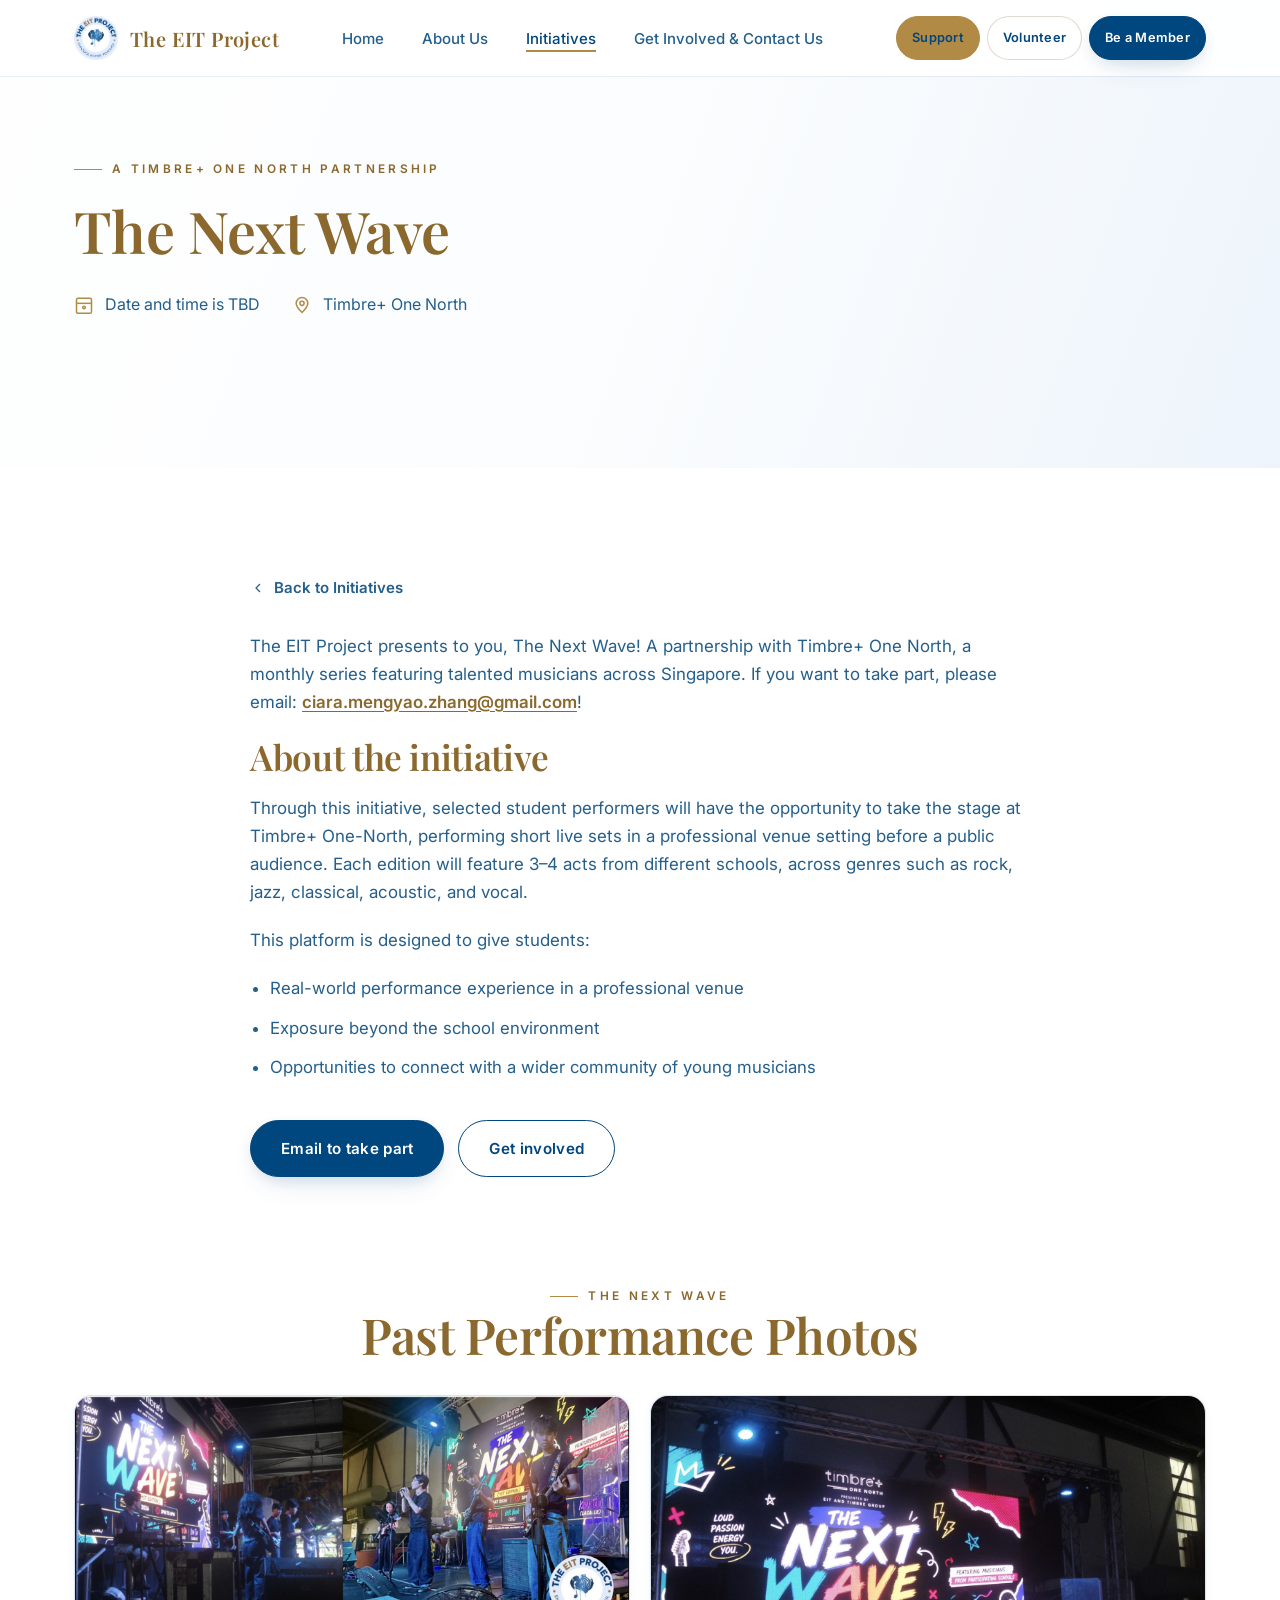
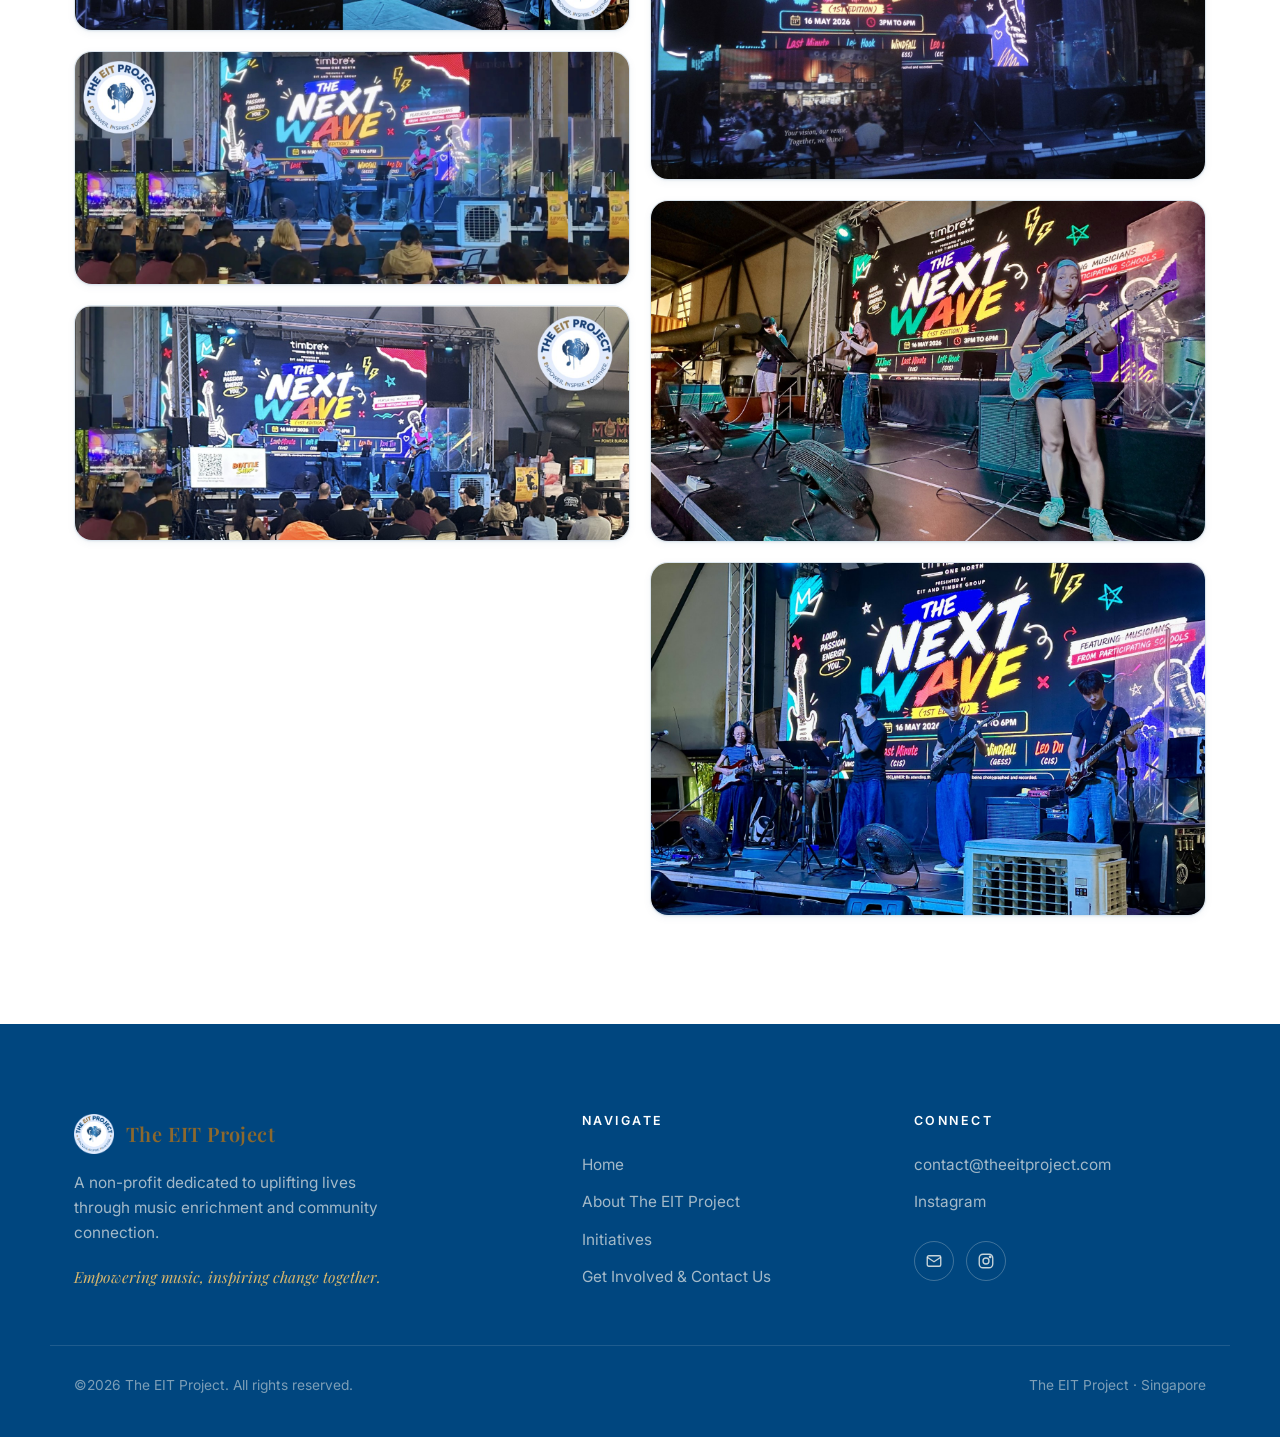
<file: events/the-next-wave.html>
<!DOCTYPE html>
<html lang="en">
<head>
  <meta charset="UTF-8" />
  <meta name="viewport" content="width=device-width, initial-scale=1.0" />
  <title>The Next Wave | The EIT Project</title>
  <meta name="description" content="The Next Wave is a monthly series at Timbre+ One North featuring talented young musicians across Singapore. A platform for student performers to take the stage." />
  <meta name="theme-color" content="#00467f" />
  <link rel="icon" type="image/png" sizes="32x32" href="/assets/icons/favicon-32.png?v=20260823-1" />
  <link rel="icon" type="image/png" sizes="192x192" href="/assets/icons/favicon-192.png?v=20260823-1" />
  <link rel="shortcut icon" href="/favicon.ico?v=20260823-1" />
  <link rel="apple-touch-icon" sizes="180x180" href="/assets/icons/apple-touch-icon.png?v=20260823-1" />
  <link rel="manifest" href="/site.webmanifest" />
  <link rel="canonical" href="https://theeitproject.com/events/the-next-wave.html" />
  <meta property="og:site_name" content="The EIT Project" />
  <meta property="og:title" content="The Next Wave | The EIT Project" />
  <meta property="og:description" content="A monthly Singapore series from The EIT Project featuring talented young musicians at Timbre+ One North." />
  <meta property="og:url" content="https://theeitproject.com/events/the-next-wave.html" />
  <meta property="og:image" content="https://theeitproject.com/assets/img/hero-bg.jpg" />
  <meta property="og:image:alt" content="The Next Wave music event by The EIT Project" />
  <meta property="og:type" content="website" />
  <meta name="twitter:card" content="summary_large_image" />
  <meta name="twitter:title" content="The Next Wave | The EIT Project" />
  <meta name="twitter:description" content="A monthly Singapore performance series featuring talented young musicians." />
  <meta name="twitter:image" content="https://theeitproject.com/assets/img/hero-bg.jpg" />
  <link rel="preconnect" href="https://fonts.googleapis.com" />
  <link rel="preconnect" href="https://fonts.gstatic.com" crossorigin />
  <link href="https://fonts.googleapis.com/css2?family=Inter:wght@400;500;600;700&family=Playfair+Display:ital,wght@0,500;0,600;0,700;1,500;1,600&display=swap" rel="stylesheet" />
  <link rel="stylesheet" href="../css/style.css?v=20260824-20" />
</head>
<body>

  <!-- ===================== HEADER ===================== -->
  <header class="site-header" id="siteHeader">
    <div class="container nav-inner">
      <a href="../index.html" class="logo" aria-label="The EIT Project home">
        <img src="../assets/img/logo.png" alt="The EIT Project logo" />
        <span>The EIT Project</span>
      </a>
      <nav aria-label="Primary">
        <ul class="nav-links" id="navLinks">
          <li><a href="../index.html">Home</a></li>
          <li><a href="../about.html">About Us</a></li>
          <li><a href="../initiatives.html" class="active">Initiatives</a></li>
          <li><a href="../contact.html">Get Involved &amp; Contact Us</a></li>
          <li class="nav-mobile-actions">
            <a href="../support.html" class="btn btn-gold">Support</a>
            <a href="../contact.html#contactForm" class="btn btn-light" data-form-link="volunteer">Volunteer</a>
            <a href="../contact.html#contactForm" class="btn btn-primary" data-form-link="member">Be a Member</a>
          </li>
        </ul>
      </nav>
      <div class="header-actions" aria-label="Get involved">
        <a href="../support.html" class="btn btn-gold">Support</a>
        <a href="../contact.html#contactForm" class="btn btn-light" data-form-link="volunteer">Volunteer</a>
        <a href="../contact.html#contactForm" class="btn btn-primary" data-form-link="member">Be a Member</a>
      </div>
      <button class="hamburger" id="hamburger" aria-label="Toggle menu" aria-expanded="false" aria-controls="navLinks">
        <span></span><span></span><span></span>
      </button>
    </div>
  </header>

  <!-- ===================== EVENT HERO ===================== -->
  <section class="event-hero">
    <div class="container">
      <span class="eyebrow">A Timbre+ One North Partnership</span>
      <h1>The Next Wave</h1>
      <div class="event-hero__meta">
        <span class="item">
          <svg viewBox="0 0 24 24" fill="none" stroke="currentColor" stroke-width="1.8"><rect x="3" y="4" width="18" height="18" rx="2"/><path d="M3 10h18"/><circle cx="12" cy="15" r="1.6"/></svg>
          Date and time is TBD
        </span>
        <span class="item">
          <svg viewBox="0 0 24 24" fill="none" stroke="currentColor" stroke-width="1.8"><path d="M12 21s7-6.5 7-11a7 7 0 1 0-14 0c0 4.5 7 11 7 11z"/><circle cx="12" cy="10" r="2.5"/></svg>
          Timbre+ One North
        </span>
      </div>
    </div>
  </section>

  <!-- ===================== EVENT CONTENT ===================== -->
  <section class="event-page">
    <div class="container">
      <div class="event-page__inner">
        <a class="event-back" href="../initiatives.html">
          <svg viewBox="0 0 24 24" fill="none" stroke="currentColor" stroke-width="1.8"><path d="M15 18l-6-6 6-6"/></svg>
          Back to Initiatives
        </a>

        <p>The EIT Project presents to you, The Next Wave! A partnership with Timbre+ One North, a monthly series featuring talented musicians across Singapore. If you want to take part, please email: <a class="strong" href="mailto:ciara.mengyao.zhang@gmail.com">ciara.mengyao.zhang@gmail.com</a>!</p>

        <h2>About the initiative</h2>

        <p>Through this initiative, selected student performers will have the opportunity to take the stage at Timbre+ One-North, performing short live sets in a professional venue setting before a public audience. Each edition will feature 3–4 acts from different schools, across genres such as rock, jazz, classical, acoustic, and vocal.</p>

        <p>This platform is designed to give students:</p>

        <ul>
          <li>Real-world performance experience in a professional venue</li>
          <li>Exposure beyond the school environment</li>
          <li>Opportunities to connect with a wider community of young musicians</li>
        </ul>

        <div class="event-cta">
          <a href="mailto:ciara.mengyao.zhang@gmail.com" class="btn btn-primary">Email to take part</a>
          <a href="../contact.html" class="btn btn-ghost">Get involved</a>
        </div>
      </div>

      <section class="performance-gallery" aria-labelledby="past-performance-title">
        <div class="section-head center">
          <span class="eyebrow">The Next Wave</span>
          <h2 id="past-performance-title">Past Performance Photos</h2>
        </div>
        <div class="performance-gallery__grid">
          <figure>
            <a href="../assets/img/events/next-wave/performance-01.jpg" target="_blank" rel="noopener">
              <img src="../assets/img/events/next-wave/performance-01.jpg" alt="Young musicians performing at The Next Wave at Timbre+ One North" loading="lazy" decoding="async" />
            </a>
          </figure>
          <figure>
            <a href="../assets/img/events/next-wave/performance-02.jpg" target="_blank" rel="noopener">
              <img src="../assets/img/events/next-wave/performance-02.jpg" alt="The Next Wave performers playing together on stage" loading="lazy" decoding="async" />
            </a>
          </figure>
          <figure>
            <a href="../assets/img/events/next-wave/performance-03.jpg" target="_blank" rel="noopener">
              <img src="../assets/img/events/next-wave/performance-03.jpg" alt="Student performers presenting a live set at The Next Wave" loading="lazy" decoding="async" />
            </a>
          </figure>
          <figure>
            <a href="../assets/img/events/next-wave/performance-04.jpg" target="_blank" rel="noopener">
              <img src="../assets/img/events/next-wave/performance-04.jpg" alt="A young musician performing under the stage lights at The Next Wave" loading="lazy" decoding="async" />
            </a>
          </figure>
          <figure>
            <a href="../assets/img/events/next-wave/performance-05.jpg" target="_blank" rel="noopener">
              <img src="../assets/img/events/next-wave/performance-05.jpg" alt="Young women performing music together at The Next Wave" loading="lazy" decoding="async" />
            </a>
          </figure>
          <figure>
            <a href="../assets/img/events/next-wave/performance-06.jpg" target="_blank" rel="noopener">
              <img src="../assets/img/events/next-wave/performance-06.jpg" alt="A student band performing live at The Next Wave" loading="lazy" decoding="async" />
            </a>
          </figure>
        </div>
      </section>
    </div>
  </section>

  <!-- ===================== FOOTER ===================== -->
  <footer class="site-footer">
    <div class="container footer-inner">
      <div class="footer-brand">
        <a href="../index.html" class="logo"><img src="../assets/img/logo.png" alt="" /> <span>The EIT Project</span></a>
        <p>A non-profit dedicated to uplifting lives through music enrichment and community connection.</p>
        <p class="tagline">Empowering music, inspiring change together.</p>
      </div>
      <div class="footer-col">
        <h4>Navigate</h4>
        <a href="../index.html">Home</a>
        <a href="../about.html">About The EIT Project</a>
        <a href="../initiatives.html">Initiatives</a>
        <a href="../contact.html">Get Involved &amp; Contact Us</a>
      </div>
      <div class="footer-col">
        <h4>Connect</h4>
        <a href="mailto:contact@theeitproject.com">contact@theeitproject.com</a>
        <a href="https://www.instagram.com/theeitproject/" target="_blank" rel="noopener">Instagram</a>
        <div class="footer-social">
          <a href="mailto:contact@theeitproject.com" aria-label="Email us" title="Email us">
            <svg viewBox="0 0 24 24" fill="none" stroke="currentColor" stroke-width="1.8"><rect x="3" y="5" width="18" height="14" rx="2"/><path d="m3 7 9 6 9-6"/></svg>
          </a>
          <a href="https://www.instagram.com/theeitproject/" target="_blank" rel="noopener" aria-label="Instagram" title="Instagram">
            <svg viewBox="0 0 24 24" fill="none" stroke="currentColor" stroke-width="1.8"><rect x="3" y="3" width="18" height="18" rx="5"/><circle cx="12" cy="12" r="4"/><circle cx="17.5" cy="6.5" r="1"/></svg>
          </a>
        </div>
      </div>
    </div>
    <div class="container footer-bottom">
      <span>©2026 The EIT Project. All rights reserved.</span>
      <span>The EIT Project · Singapore</span>
    </div>
  </footer>

  <script src="../js/main.js?v=20260822-5"></script>
</body>
</html>
</file>
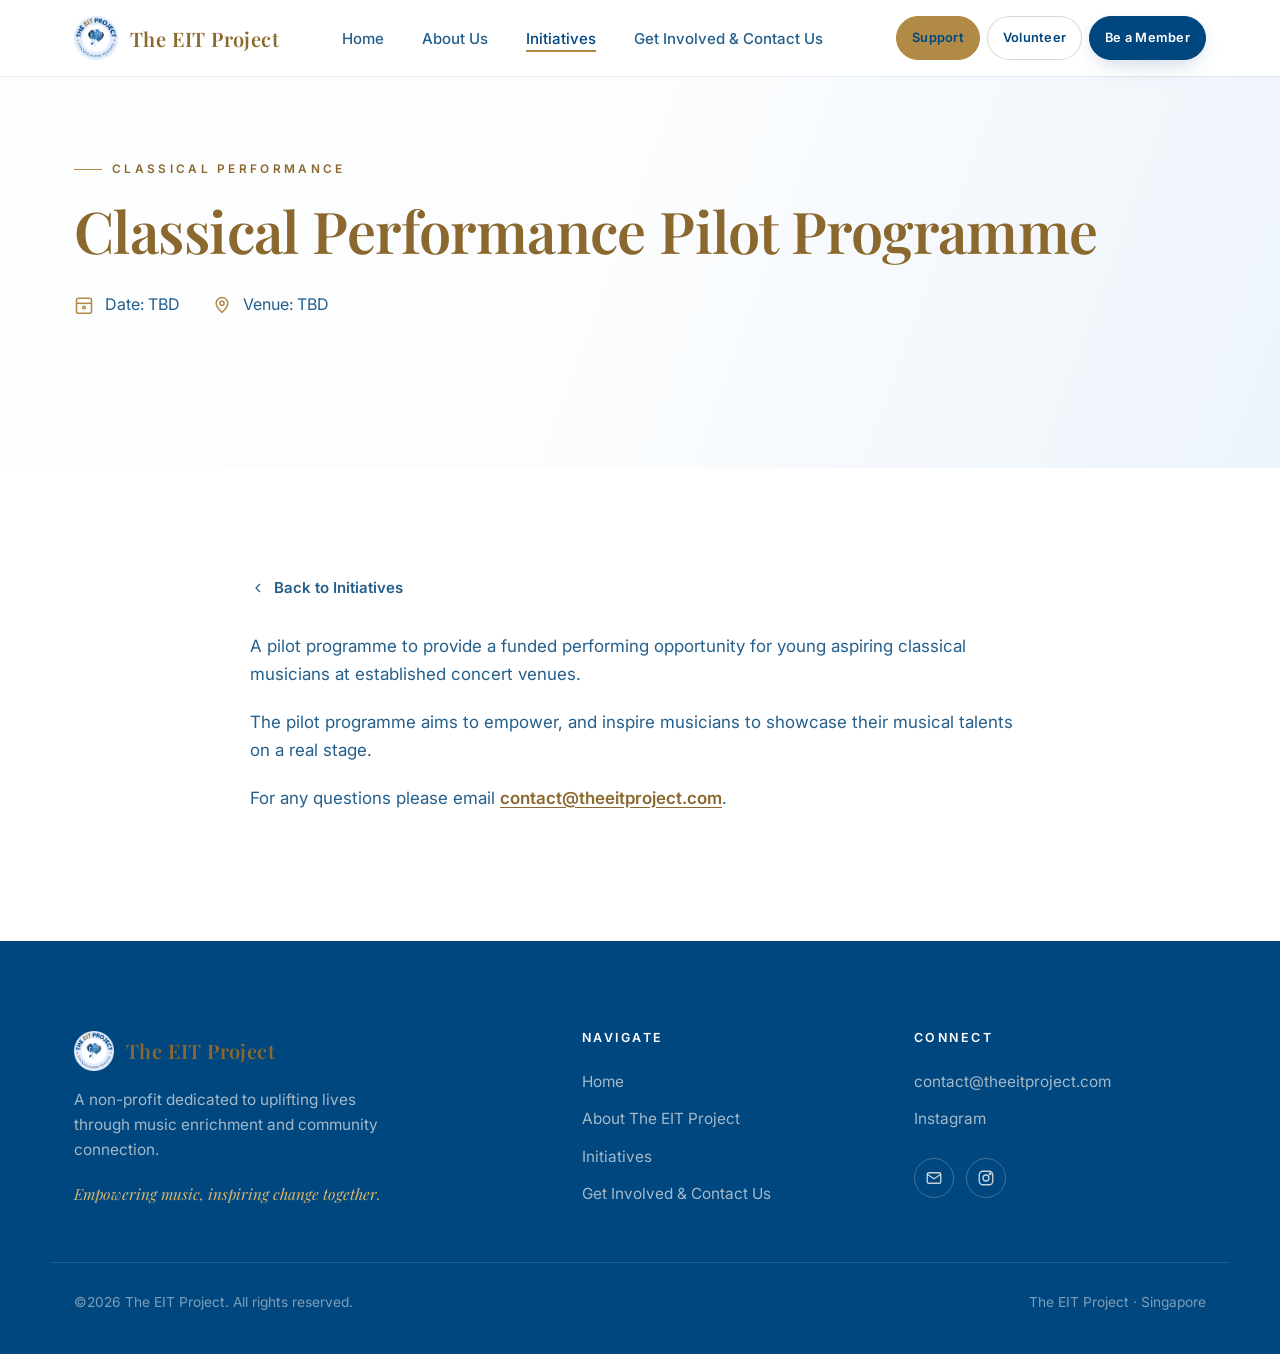
<file: events/victoria-concert-hall-audition.html>
<!DOCTYPE html>
<html lang="en">
<head>
  <meta charset="UTF-8" />
  <meta name="viewport" content="width=device-width, initial-scale=1.0" />
  <title>Classical Performance Pilot Programme | The EIT Project</title>
  <meta name="description" content="The EIT Project's pilot programme provides funded performance opportunities for young aspiring classical musicians at established concert venues." />
  <meta name="theme-color" content="#00467f" />
  <link rel="icon" type="image/png" sizes="32x32" href="/assets/icons/favicon-32.png?v=20260823-1" />
  <link rel="icon" type="image/png" sizes="192x192" href="/assets/icons/favicon-192.png?v=20260823-1" />
  <link rel="shortcut icon" href="/favicon.ico?v=20260823-1" />
  <link rel="apple-touch-icon" sizes="180x180" href="/assets/icons/apple-touch-icon.png?v=20260823-1" />
  <link rel="manifest" href="/site.webmanifest" />
  <link rel="canonical" href="https://theeitproject.com/events/victoria-concert-hall-audition.html" />
  <meta property="og:site_name" content="The EIT Project" />
  <meta property="og:title" content="Classical Performance Pilot Programme | The EIT Project" />
  <meta property="og:description" content="A funded performing opportunity for young aspiring classical musicians at established concert venues." />
  <meta property="og:url" content="https://theeitproject.com/events/victoria-concert-hall-audition.html" />
  <meta property="og:image" content="https://theeitproject.com/assets/img/hero-bg.jpg" />
  <meta property="og:image:alt" content="Classical Performance Pilot Programme from The EIT Project" />
  <meta property="og:type" content="website" />
  <meta name="twitter:card" content="summary_large_image" />
  <meta name="twitter:title" content="Classical Performance Pilot Programme | The EIT Project" />
  <meta name="twitter:description" content="A funded performing opportunity for young aspiring classical musicians." />
  <meta name="twitter:image" content="https://theeitproject.com/assets/img/hero-bg.jpg" />
  <link rel="preconnect" href="https://fonts.googleapis.com" />
  <link rel="preconnect" href="https://fonts.gstatic.com" crossorigin />
  <link href="https://fonts.googleapis.com/css2?family=Inter:wght@400;500;600;700&family=Playfair+Display:ital,wght@0,500;0,600;0,700;1,500;1,600&display=swap" rel="stylesheet" />
  <link rel="stylesheet" href="../css/style.css?v=20260824-20" />
</head>
<body>

  <!-- ===================== HEADER ===================== -->
  <header class="site-header" id="siteHeader">
    <div class="container nav-inner">
      <a href="../index.html" class="logo" aria-label="The EIT Project home">
        <img src="../assets/img/logo.png" alt="The EIT Project logo" />
        <span>The EIT Project</span>
      </a>
      <nav aria-label="Primary">
        <ul class="nav-links" id="navLinks">
          <li><a href="../index.html">Home</a></li>
          <li><a href="../about.html">About Us</a></li>
          <li><a href="../initiatives.html" class="active">Initiatives</a></li>
          <li><a href="../contact.html">Get Involved &amp; Contact Us</a></li>
          <li class="nav-mobile-actions">
            <a href="../support.html" class="btn btn-gold">Support</a>
            <a href="../contact.html#contactForm" class="btn btn-light" data-form-link="volunteer">Volunteer</a>
            <a href="../contact.html#contactForm" class="btn btn-primary" data-form-link="member">Be a Member</a>
          </li>
        </ul>
      </nav>
      <div class="header-actions" aria-label="Get involved">
        <a href="../support.html" class="btn btn-gold">Support</a>
        <a href="../contact.html#contactForm" class="btn btn-light" data-form-link="volunteer">Volunteer</a>
        <a href="../contact.html#contactForm" class="btn btn-primary" data-form-link="member">Be a Member</a>
      </div>
      <button class="hamburger" id="hamburger" aria-label="Toggle menu" aria-expanded="false" aria-controls="navLinks">
        <span></span><span></span><span></span>
      </button>
    </div>
  </header>

  <!-- ===================== EVENT HERO ===================== -->
  <section class="event-hero">
    <div class="container">
      <span class="eyebrow">Classical Performance</span>
      <h1>Classical Performance Pilot Programme</h1>
      <div class="event-hero__meta">
        <span class="item">
          <svg viewBox="0 0 24 24" fill="none" stroke="currentColor" stroke-width="1.8"><rect x="3" y="4" width="18" height="18" rx="2"/><path d="M3 10h18"/><circle cx="12" cy="15" r="1.6"/></svg>
          Date: TBD
        </span>
        <span class="item">
          <svg viewBox="0 0 24 24" fill="none" stroke="currentColor" stroke-width="1.8"><path d="M12 21s7-6.5 7-11a7 7 0 1 0-14 0c0 4.5 7 11 7 11z"/><circle cx="12" cy="10" r="2.5"/></svg>
          Venue: TBD
        </span>
      </div>
    </div>
  </section>

  <!-- ===================== EVENT CONTENT ===================== -->
  <section class="event-page">
    <div class="container">
      <div class="event-page__inner">
        <a class="event-back" href="../initiatives.html">
          <svg viewBox="0 0 24 24" fill="none" stroke="currentColor" stroke-width="1.8"><path d="M15 18l-6-6 6-6"/></svg>
          Back to Initiatives
        </a>

        <p>A pilot programme to provide a funded performing opportunity for young aspiring classical musicians at established concert venues.</p>
        <p>The pilot programme aims to empower, and inspire musicians to showcase their musical talents on a real stage.</p>
        <p>For any questions please email <a class="strong" href="mailto:contact@theeitproject.com">contact@theeitproject.com</a>.</p>
      </div>
    </div>
  </section>

  <!-- ===================== FOOTER ===================== -->
  <footer class="site-footer">
    <div class="container footer-inner">
      <div class="footer-brand">
        <a href="../index.html" class="logo"><img src="../assets/img/logo.png" alt="" /> <span>The EIT Project</span></a>
        <p>A non-profit dedicated to uplifting lives through music enrichment and community connection.</p>
        <p class="tagline">Empowering music, inspiring change together.</p>
      </div>
      <div class="footer-col">
        <h4>Navigate</h4>
        <a href="../index.html">Home</a>
        <a href="../about.html">About The EIT Project</a>
        <a href="../initiatives.html">Initiatives</a>
        <a href="../contact.html">Get Involved &amp; Contact Us</a>
      </div>
      <div class="footer-col">
        <h4>Connect</h4>
        <a href="mailto:contact@theeitproject.com">contact@theeitproject.com</a>
        <a href="https://www.instagram.com/theeitproject/" target="_blank" rel="noopener">Instagram</a>
        <div class="footer-social">
          <a href="mailto:contact@theeitproject.com" aria-label="Email us" title="Email us">
            <svg viewBox="0 0 24 24" fill="none" stroke="currentColor" stroke-width="1.8"><rect x="3" y="5" width="18" height="14" rx="2"/><path d="m3 7 9 6 9-6"/></svg>
          </a>
          <a href="https://www.instagram.com/theeitproject/" target="_blank" rel="noopener" aria-label="Instagram" title="Instagram">
            <svg viewBox="0 0 24 24" fill="none" stroke="currentColor" stroke-width="1.8"><rect x="3" y="3" width="18" height="18" rx="5"/><circle cx="12" cy="12" r="4"/><circle cx="17.5" cy="6.5" r="1"/></svg>
          </a>
        </div>
      </div>
    </div>
    <div class="container footer-bottom">
      <span>©2026 The EIT Project. All rights reserved.</span>
      <span>The EIT Project · Singapore</span>
    </div>
  </footer>

  <script src="../js/main.js?v=20260822-5"></script>
</body>
</html>
</file>
<file: css/style.css>
/* =========================================================================
   The EIT Project — site revamp
   Static HTML/CSS/JS design system
   ========================================================================= */

/* ---- Design tokens ---------------------------------------------------- */
:root {
  --cream:      #ffffff;
  --cream-2:    #edf4fb;
  --ink:        #00467f;
  --ink-soft:   #245f8c;
  --muted:      #62809a;
  --gold:       #b18a45;
  --gold-dark:  #8b682d;
  --gold-light: #d7b76d;
  --line:       rgba(0, 70, 127, 0.14);
  --line-soft:  rgba(0, 70, 127, 0.08);
  --white:      #ffffff;
  --shadow-sm:  0 1px 2px rgba(0,70,127,.06), 0 2px 8px rgba(0,70,127,.05);
  --shadow-md:  0 12px 30px -12px rgba(0,70,127,.20), 0 4px 12px rgba(0,70,127,.08);
  --shadow-lg:  0 30px 60px -24px rgba(0,70,127,.26);
  --radius:     16px;
  --radius-sm:  10px;
  --maxw:       1180px;
  --nav-h:      76px;
  --font-display: "Playfair Display", Georgia, serif;
  --font-body:    "Inter", "Helvetica Neue", Arial, sans-serif;
  --ease:       cubic-bezier(.2, .7, .2, 1);
}

/* ---- Reset & base ----------------------------------------------------- */
*, *::before, *::after { box-sizing: border-box; }
* { margin: 0; }
html { -webkit-text-size-adjust: 100%; scroll-behavior: smooth; }
body {
  font-family: var(--font-body);
  color: var(--ink);
  background: var(--cream);
  line-height: 1.65;
  font-size: 17px;
  -webkit-font-smoothing: antialiased;
  text-rendering: optimizeLegibility;
  overflow-x: hidden;
}

.visually-hidden {
  position: absolute !important;
  width: 1px !important;
  height: 1px !important;
  padding: 0 !important;
  margin: -1px !important;
  overflow: hidden !important;
  clip: rect(0, 0, 0, 0) !important;
  white-space: nowrap !important;
  border: 0 !important;
}
img { max-width: 100%; display: block; }
a { color: inherit; text-decoration: none; }
h1, h2, h3, h4, h5 {
  font-family: var(--font-display);
  font-weight: 600;
  line-height: 1.15;
  letter-spacing: -0.01em;
  color: var(--gold-dark);
}
h1 { font-size: clamp(2.6rem, 6vw, 4.6rem); }
h2 { font-size: clamp(2rem, 4vw, 3.1rem); }
h3 { font-size: clamp(1.4rem, 2.4vw, 1.8rem); }
p  { color: var(--ink-soft); }
::selection { background: var(--gold-light); color: var(--ink); }

.container {
  width: 100%;
  max-width: var(--maxw);
  margin-inline: auto;
  padding-inline: 24px;
}

section { position: relative; }

/* Decorative label / eyebrow */
.eyebrow {
  display: inline-flex;
  align-items: center;
  gap: 10px;
  font-family: var(--font-body);
  font-size: .74rem;
  letter-spacing: .28em;
  text-transform: uppercase;
  color: var(--gold-dark);
  font-weight: 600;
}
.eyebrow::before {
  content: "";
  width: 28px; height: 1px;
  background: var(--gold);
  display: inline-block;
}

/* ---- Buttons ---------------------------------------------------------- */
.btn {
  display: inline-flex;
  align-items: center;
  justify-content: center;
  gap: 8px;
  padding: 15px 30px;
  font-size: .95rem;
  font-weight: 600;
  letter-spacing: .02em;
  border-radius: 999px;
  border: 1.5px solid transparent;
  cursor: pointer;
  transition: transform .35s var(--ease), background .35s var(--ease), color .35s var(--ease), border-color .35s var(--ease), box-shadow .35s var(--ease);
  white-space: nowrap;
  font-family: var(--font-body);
}
.btn:hover { transform: translateY(-2px); }
.btn-primary {
  background: var(--ink);
  color: var(--cream);
  border-color: var(--ink);
  box-shadow: var(--shadow-md);
}
.btn-primary:hover { background: var(--gold-dark); border-color: var(--gold-dark); box-shadow: var(--shadow-lg); }
.btn-gold {
  background: var(--gold);
  color: var(--ink);
  border-color: var(--gold);
}
.btn-gold:hover { background: var(--gold-dark); border-color: var(--gold-dark); color: var(--cream); }
.btn-ghost {
  background: transparent;
  border-color: var(--ink);
  color: var(--ink);
}
.btn-ghost:hover { background: var(--ink); color: var(--cream); }
.btn-light { background: var(--cream); color: var(--ink); border-color: var(--cream); }
.btn-light:hover { background: transparent; color: var(--cream); }

/* ---- Header / nav ----------------------------------------------------- */
.site-header {
  position: fixed;
  inset: 0 0 auto 0;
  height: var(--nav-h);
  z-index: 100;
  background: rgba(255, 255, 255, .92);
  -webkit-backdrop-filter: blur(12px);
  backdrop-filter: blur(12px);
  box-shadow: 0 1px 0 var(--line-soft);
  transition: background .4s var(--ease), box-shadow .4s var(--ease), backdrop-filter .4s var(--ease);
}
.site-header .nav-inner {
  height: 100%;
  display: flex;
  align-items: center;
  justify-content: space-between;
  transition: background .4s var(--ease);
}
.site-header.scrolled {
  background: rgba(255, 255, 255, .98);
  -webkit-backdrop-filter: blur(16px);
  backdrop-filter: blur(16px);
  box-shadow: 0 4px 18px rgba(31, 27, 21, .08);
}
.logo {
  display: flex;
  align-items: center;
  gap: 12px;
  font-family: var(--font-display);
  font-size: 1.25rem;
  letter-spacing: .02em;
  font-weight: 600;
}
.logo img { height: 44px; width: auto; border-radius: 8px; }
.logo span { color: var(--gold-dark); }

.nav-links {
  display: flex;
  align-items: center;
  gap: 6px;
  list-style: none;
  padding: 0;
  margin: 0;
}
.nav-links a {
  position: relative;
  padding: 10px 16px;
  font-size: .94rem;
  font-weight: 500;
  color: var(--ink-soft);
  border-radius: 999px;
  transition: color .3s var(--ease), background .3s var(--ease);
}
.nav-links a::after {
  content: "";
  position: absolute;
  left: 16px; right: 16px;
  bottom: 6px;
  height: 1.5px;
  background: var(--gold);
  transform: scaleX(0);
  transform-origin: left;
  transition: transform .3s var(--ease);
}
.nav-links a:hover { color: var(--ink); }
.nav-links a:hover::after,
.nav-links a.active::after { transform: scaleX(1); }
.nav-links a.active { color: var(--ink); }

.header-actions {
  display: flex;
  align-items: center;
  gap: 7px;
  margin-left: 10px;
}
.header-actions .btn { padding: 10px 15px; font-size: .8rem; white-space: nowrap; }
.header-actions .btn-light { border-color: rgba(124,95,50,.24); }
.header-actions .btn-light:hover { background: var(--gold-dark); border-color: var(--gold-dark); }
.nav-mobile-actions { display: none; }

.hamburger {
  display: none;
  flex-direction: column;
  gap: 5px;
  width: 28px;
  background: none;
  border: none;
  cursor: pointer;
  padding: 6px 0;
  z-index: 110;
}
.hamburger span {
  display: block;
  height: 2px;
  width: 100%;
  background: var(--ink);
  border-radius: 2px;
  transition: transform .3s var(--ease), opacity .3s var(--ease);
}
.hamburger.open span:nth-child(1) { transform: translateY(7px) rotate(45deg); }
.hamburger.open span:nth-child(2) { opacity: 0; }
.hamburger.open span:nth-child(3) { transform: translateY(-7px) rotate(-45deg); }

/* ---- Hero ------------------------------------------------------------- */
.hero {
  position: relative;
  min-height: 100vh;
  display: flex;
  align-items: center;
  overflow: hidden;
  padding-top: var(--nav-h);
}
.hero__bg {
  position: absolute; inset: 0;
  z-index: -2;
}
.hero__bg img { width: 100%; height: 100%; object-fit: cover; object-position: center; }
.hero__bg::after { content: ""; position: absolute; inset: 0; }
.hero--light .hero__bg::after { background: linear-gradient(120deg, rgba(31,27,21,.62) 0%, rgba(31,27,21,.35) 45%, rgba(31,27,21,.15) 100%); }
.hero--cream .hero__bg::after { background: linear-gradient(110deg, rgba(255,255,255,.94) 0%, rgba(255,255,255,.78) 45%, rgba(237,244,251,.5) 100%); }

.hero__content {
  max-width: 720px;
  padding: 80px 0;
}
.hero--light .hero__content { color: var(--cream); }
.hero--light h1, .hero--light h2, .hero--light .eyebrow { color: var(--cream); }
.hero--light .eyebrow { color: var(--gold-light); }
.hero--light p { color: rgba(250,247,240,.9); }
.hero__title {
  font-size: clamp(2.2rem, 5vw, 4rem);
  margin: 14px 0 4px;
}
.hero__support {
  font-size: clamp(.9rem, 1.4vw, 1rem);
  font-weight: 500;
  letter-spacing: .02em;
  margin-bottom: 12px;
}
.hero__tagline {
  font-family: var(--font-display);
  font-style: italic;
  font-size: clamp(1.1rem, 2.2vw, 1.5rem);
  color: var(--gold);
  margin: 0 0 8px;
}
.hero--light .hero__tagline { color: var(--gold-light); }
.hero__lead { font-size: clamp(1.05rem, 1.6vw, 1.2rem); max-width: 560px; margin-bottom: 34px; }
.hero__actions { display: flex; flex-wrap: wrap; gap: 14px; }

/* ---- Homepage carousel ------------------------------------------------ */
.hero--carousel {
  display: block;
  min-height: 0;
  padding: calc(var(--nav-h) + 22px) clamp(16px, 3vw, 40px) 24px;
  background: var(--cream);
  overflow: visible;
}
.carousel-shell { width: min(100%, 1320px); margin-inline: auto; }
.hero--carousel .hero-carousel {
  position: relative;
  inset: auto;
  aspect-ratio: 688 / 291;
  z-index: 0;
  border: 1px solid rgba(156,121,69,.32);
  border-radius: 16px;
  box-shadow: var(--shadow-md);
}
.hero-carousel {
  position: absolute;
  inset: 0;
  z-index: -2;
  overflow: hidden;
  background: var(--ink);
}
.hero-carousel::after {
  content: "";
  position: absolute;
  inset: 0;
  background: transparent;
  z-index: 2;
  pointer-events: none;
}
.hero-slide {
  position: absolute;
  inset: 0;
  opacity: 0;
  transform: scale(1.025);
  transition: opacity .8s var(--ease), transform 5.5s ease-out;
  overflow: hidden;
}
.hero-slide.is-active { opacity: 1; transform: scale(1); }
.hero-slide::before {
  content: "";
  position: absolute;
  inset: -28px;
  background-image: var(--slide-image);
  background-position: center;
  background-size: cover;
  filter: blur(20px) brightness(.62);
  transform: scale(1.06);
}
.hero-slide__image {
  position: relative;
  z-index: 1;
  width: 100%;
  height: 100%;
  object-fit: cover;
  object-position: center;
}
.hero-placeholder {
  width: 100%;
  height: 100%;
  display: flex;
  flex-direction: column;
  align-items: flex-end;
  justify-content: center;
  padding-right: 10%;
  color: rgba(250,247,240,.62);
}
.hero-placeholder span {
  font-family: var(--font-display);
  font-size: clamp(2.4rem, 6vw, 5.8rem);
  font-weight: 600;
  line-height: 1;
}
.hero-placeholder small {
  margin-top: 12px;
  font-size: .76rem;
  font-weight: 600;
  letter-spacing: .22em;
  text-transform: uppercase;
}
.hero-placeholder--one { background: linear-gradient(125deg, #6f604e 0%, #b39a78 54%, #d9c9ae 100%); }
.hero-placeholder--two { background: linear-gradient(125deg, #343b36 0%, #71806e 54%, #bdad87 100%); }
.hero-placeholder--three { background: linear-gradient(125deg, #4a3a36 0%, #8d6655 54%, #c79f72 100%); }
.carousel-controls {
  position: absolute;
  left: 50%;
  bottom: 24px;
  z-index: 4;
  transform: translateX(-50%);
  display: flex;
  align-items: center;
  gap: 14px;
}
.hero--carousel .carousel-controls {
  position: static;
  transform: none;
  justify-content: center;
  margin-top: 16px;
}
.hero--carousel .carousel-arrow {
  border-color: rgba(124,95,50,.4);
  background: var(--white);
  color: var(--ink);
  box-shadow: var(--shadow-sm);
}
.hero--carousel .carousel-dot { background: rgba(124,95,50,.25); }
.hero--carousel .carousel-dot.is-active { background: var(--gold); }
.carousel-arrow {
  width: 38px;
  height: 38px;
  display: grid;
  place-items: center;
  border: 1px solid rgba(250,247,240,.65);
  border-radius: 50%;
  background: rgba(31,27,21,.38);
  color: var(--cream);
  font-size: 1.1rem;
  cursor: pointer;
  transition: background .3s var(--ease), border-color .3s var(--ease), transform .3s var(--ease);
}
.carousel-arrow:hover { background: var(--gold-dark); border-color: var(--gold-light); transform: translateY(-1px); }
.carousel-dots { display: flex; align-items: center; gap: 8px; }
.carousel-dot {
  width: 9px;
  height: 9px;
  padding: 0;
  border: 0;
  border-radius: 50%;
  background: rgba(250,247,240,.45);
  cursor: pointer;
  transition: background .3s var(--ease), transform .3s var(--ease);
}
.carousel-dot.is-active { background: var(--gold-light); transform: scale(1.25); }

/* ---- Member journey --------------------------------------------------- */
.journey-section {
  background: var(--white);
  padding-block: clamp(64px, 9vw, 104px);
  border-bottom: 1px solid var(--line-soft);
}
.journey-inner { max-width: 780px; text-align: center; }
.journey-inner .eyebrow { justify-content: center; }
.journey-inner h2 { margin: 16px 0 14px; }
.journey-inner p { max-width: 650px; margin: 0 auto 28px; font-size: 1.06rem; }
.journey-actions { display: flex; flex-wrap: wrap; justify-content: center; gap: 14px; }

.scroll-cue {
  position: absolute;
  left: 50%; bottom: 28px;
  transform: translateX(-50%);
  display: flex; flex-direction: column; align-items: center; gap: 8px;
  font-size: .68rem; letter-spacing: .24em; text-transform: uppercase;
  opacity: .7;
}
.scroll-cue .rail { width: 1px; height: 42px; background: currentColor; transform-origin: top; position: relative; overflow: hidden; }
.scroll-cue .rail::after { content: ""; position: absolute; top: 0; left: 0; width: 100%; height: 40%; background: var(--gold); animation: cue 2.2s var(--ease) infinite; }
@keyframes cue { 0%{transform:translateY(-100%)} 60%,100%{transform:translateY(300%)} }

/* ---- Sections --------------------------------------------------------- */
.pad-y { padding-block: clamp(72px, 11vw, 132px); }
.section-head { max-width: 640px; margin-bottom: 56px; }
.section-head.center { margin-inline: auto; text-align: center; }
.section-head h2 { margin-bottom: 18px; }
.section-head p { font-size: 1.08rem; }
.gold-word { color: var(--gold-dark); }

/* ---- Mission cards ---------------------------------------------------- */
.pillars {
  display: grid;
  grid-template-columns: repeat(3, 1fr);
  gap: clamp(30px, 6vw, 78px);
}
.pillar {
  background: transparent;
  border: 0;
  border-radius: 0;
  padding: 12px 6px;
  text-align: center;
  transition: transform .4s var(--ease);
}
.pillar:hover { transform: translateY(-4px); }
.pillar .num {
  display: none;
}
.pillar h3 {
  font-family: var(--font-body);
  font-size: clamp(1.35rem, 2.4vw, 1.7rem);
  font-weight: 700;
  font-style: italic;
  margin-bottom: 12px;
}
.pillar p { max-width: 290px; margin-inline: auto; font-size: .98rem; }

/* ---- Vision ----------------------------------------------------------- */
.vision-section { background: var(--cream-2); }
.vision-grid {
  display: grid;
  grid-template-columns: minmax(240px, .8fr) 2.2fr;
  gap: clamp(48px, 7vw, 100px);
  align-items: start;
}
.vision-intro h2 { margin: 18px 0 16px; }
.vision-intro p { font-size: 1.05rem; }
.vision-points { display: grid; grid-template-columns: repeat(3, 1fr); }
.vision-point { padding: 14px 30px 20px; border-left: 1px solid rgba(124,95,50,.35); }
.vision-point > span {
  display: block;
  color: var(--gold-dark);
  font-size: .76rem;
  font-weight: 700;
  letter-spacing: .17em;
  text-transform: uppercase;
  margin-bottom: 12px;
}
.vision-point h3 { font-size: 1.35rem; margin-bottom: 10px; }
.vision-point p { font-size: .96rem; }
.vision-point > .impact-number {
  font-family: var(--font-display);
  font-size: clamp(2.8rem, 5vw, 4.4rem);
  line-height: 1;
  letter-spacing: -.03em;
  text-transform: none;
  color: var(--gold-dark);
  margin-bottom: 16px;
}

/* ---- EIT stories ------------------------------------------------------ */
.stories-section { background: var(--white); }
.stories-grid {
  display: grid;
  grid-template-columns: repeat(3, 1fr);
  gap: 20px;
  margin-top: 42px;
}
.story-placeholder {
  min-height: 210px;
  border: 1px solid var(--line-soft);
  background: linear-gradient(135deg, var(--cream-2), #fff);
  display: flex;
  flex-direction: column;
  align-items: center;
  justify-content: center;
  text-align: center;
  color: var(--gold-dark);
}
.story-placeholder span { font-family: var(--font-display); font-size: 1.45rem; }
.story-placeholder small { margin-top: 6px; color: var(--text-muted); }

/* ---- Gallery / initiative cards -------------------------------------- */
.card-grid {
  display: grid;
  grid-template-columns: repeat(3, 1fr);
  gap: 26px;
}
.media-card {
  position: relative;
  border-radius: var(--radius);
  overflow: hidden;
  aspect-ratio: 4 / 5;
  box-shadow: var(--shadow-md);
  cursor: pointer;
  transition: transform .5s var(--ease), box-shadow .5s var(--ease);
}
.media-card:hover { transform: translateY(-8px); box-shadow: var(--shadow-lg); }
.media-card img {
  width: 100%; height: 100%;
  object-fit: cover;
  transition: transform .8s var(--ease);
}
.media-card:hover img { transform: scale(1.07); }
.media-card__overlay {
  position: absolute; inset: 0;
  background: linear-gradient(180deg, rgba(31,27,21,0) 40%, rgba(31,27,21,.82) 100%);
  display: flex; flex-direction: column; justify-content: flex-end;
  padding: 28px 26px;
  color: var(--cream);
}
.media-card__counter {
  font-family: var(--font-display);
  font-style: italic;
  font-size: 1rem;
  color: var(--gold-light);
  margin-bottom: 6px;
  letter-spacing: .05em;
}
.media-card__title {
  font-family: var(--font-display);
  font-size: clamp(1.35rem, 2.2vw, 1.7rem);
  font-weight: 500;
  color: var(--cream);
  line-height: 1.15;
}
.media-card__desc {
  font-size: .92rem;
  color: rgba(250,247,240,.86);
  margin-top: 8px;
  max-height: 0;
  opacity: 0;
  overflow: hidden;
  transition: max-height .5s var(--ease), opacity .4s var(--ease);
}
.media-card:hover .media-card__desc { max-height: 120px; opacity: 1; }

/* ---- About story layout ---------------------------------------------- */
.split {
  display: grid;
  grid-template-columns: 1fr 1fr;
  gap: clamp(40px, 6vw, 88px);
  align-items: center;
}
.split__media { position: relative; }
.split__media img { border-radius: var(--radius); box-shadow: var(--shadow-lg); width: 100%; height: auto; }
.split__media::before {
  content: "";
  position: absolute;
  inset: 18px -18px -18px 18px;
  border: 1.5px solid var(--gold-light);
  border-radius: var(--radius);
  z-index: -1;
}
.split__body h2 { margin-bottom: 20px; }
.split__body p { margin-bottom: 18px; font-size: 1.05rem; }
.pull {
  font-family: var(--font-display);
  font-style: italic;
  font-size: clamp(1.25rem, 2.4vw, 1.6rem);
  line-height: 1.4;
  color: var(--ink);
  border-left: 3px solid var(--gold);
  padding-left: 22px;
  margin: 30px 0;
}

/* ---- Value tiles ------------------------------------------------------ */
.values { display: grid; grid-template-columns: repeat(3, 1fr); gap: 2px; background: var(--line); border-radius: var(--radius); overflow: hidden; box-shadow: var(--shadow-sm); }
.value-tile { background: var(--cream); padding: 44px 32px; min-height: 240px; display: flex; flex-direction: column; justify-content: flex-end; }
.value-tile .kicker { font-family: var(--font-display); font-style: italic; color: var(--gold); font-size: 1.1rem; margin-bottom: 10px; }
.value-tile h3 { font-size: 1.5rem; margin-bottom: 10px; }
.value-tile p { font-size: .98rem; }

/* ---- Founder card ----------------------------------------------------- */
.founder {
  background: var(--ink);
  color: var(--cream);
  border-radius: var(--radius);
  padding: clamp(40px, 6vw, 84px);
  display: grid;
  grid-template-columns: 300px 1fr;
  gap: clamp(32px, 5vw, 72px);
  align-items: center;
  box-shadow: var(--shadow-lg);
}
.founder img { width: 100%; aspect-ratio: 5/6; object-fit: cover; border-radius: var(--radius-sm); filter: grayscale(8%); }
.founder .eyebrow { color: var(--gold-light); }
.founder h2 { color: var(--cream); margin-bottom: 18px; }
.founder p { color: rgba(250,247,240,.82); margin-bottom: 16px; font-size: 1.02rem; }
.founder .role { display: block; font-family: var(--font-body); letter-spacing: .24em; text-transform: uppercase; font-size: .78rem; color: var(--gold-light); margin-top: 22px; font-weight: 600; }
.follow { display: inline-flex; align-items: center; gap: 10px; margin-top: 8px; color: var(--cream); font-weight: 600; border-bottom: 1.5px solid transparent; transition: border-color .3s var(--ease), color .3s var(--ease); }
.follow:hover { border-color: var(--gold-light); color: var(--gold-light); }
.follow svg { width: 18px; height: 18px; }
.founder-social { display: flex; flex-wrap: wrap; gap: 24px 36px; margin-top: 14px; }

/* ---- Event list (initiatives page) ----------------------------------- */
.event-list { display: flex; flex-direction: column; gap: 22px; }
.event-card {
  display: grid;
  grid-template-columns: 130px 1fr;
  gap: clamp(22px, 4vw, 40px);
  align-items: start;
  background: var(--white);
  border: 1px solid var(--line);
  border-radius: var(--radius);
  padding: clamp(26px, 4vw, 42px);
  box-shadow: var(--shadow-sm);
  transition: transform .4s var(--ease), box-shadow .4s var(--ease), border-color .4s var(--ease);
}
.event-card:hover { transform: translateY(-5px); box-shadow: var(--shadow-md); border-color: var(--gold-light); }
.event-card__date {
  text-align: center;
  background: var(--cream-2);
  border-radius: var(--radius-sm);
  padding: 16px 12px 18px;
  font-family: var(--font-display);
  align-self: start;
}
.event-card__date .dow { display: block; font-family: var(--font-body); font-size: .72rem; letter-spacing: .2em; text-transform: uppercase; color: var(--gold-dark); font-weight: 600; }
.event-card__date .when { display: block; font-size: 1.15rem; margin-top: 6px; color: var(--ink); line-height: 1.2; }
.event-card__body { min-width: 0; }
.event-card__body h3 { font-size: clamp(1.3rem, 2.3vw, 1.75rem); margin-bottom: 12px; }
.event-card__meta { display: flex; flex-wrap: wrap; gap: 8px 22px; align-items: center; font-size: .92rem; color: var(--muted); margin-bottom: 14px; }
.event-card__meta .item { display: inline-flex; align-items: center; gap: 9px; }
.event-card__meta svg { width: 16px; height: 16px; color: var(--gold); flex: none; }
.event-card__desc { font-size: 1rem; margin-bottom: 18px; }
.event-card__desc a { color: var(--gold-dark); text-decoration: underline; text-underline-offset: 3px; }
.event-card__link {
  display: inline-flex; align-items: center; gap: 8px;
  font-weight: 600; font-size: .96rem; color: var(--ink);
  border-bottom: 1.5px solid var(--gold); padding-bottom: 2px;
  transition: gap .3s var(--ease), color .3s var(--ease);
}
.event-card__link:hover { gap: 13px; color: var(--gold-dark); }
.event-card__link svg { width: 16px; height: 16px; }

/* ---- Event detail page ----------------------------------------------- */
.event-hero {
  position: relative;
  padding-top: calc(var(--nav-h) + 56px);
  padding-block: clamp(72px, 12vw, 150px);
  background: var(--cream-2);
  overflow: hidden;
}
.event-hero::after { content: ""; position: absolute; inset: 0; background: linear-gradient(110deg, rgba(255,255,255,.96) 0%, rgba(255,255,255,.78) 50%, rgba(237,244,251,.52) 100%); z-index: 0; }
.event-hero > .container { position: relative; z-index: 1; }
.event-hero .eyebrow { margin-bottom: 18px; }
.event-hero h1 { font-size: clamp(2.1rem, 5vw, 3.6rem); margin-bottom: 22px; }
.event-hero__meta { display: flex; flex-wrap: wrap; gap: 18px 32px; margin-top: 28px; }
.event-hero__meta .item { display: inline-flex; align-items: center; gap: 11px; font-size: 1rem; color: var(--ink-soft); }
.event-hero__meta svg { width: 20px; height: 20px; color: var(--gold); flex: none; }
.event-page { padding-block: clamp(60px, 10vw, 108px); }
.event-page__inner { max-width: 780px; margin: 0 auto; }
.event-back { display: inline-flex; align-items: center; gap: 8px; margin-bottom: 32px; font-weight: 600; color: var(--ink-soft); font-size: .94rem; }
.event-back:hover { color: var(--gold-dark); }
.event-back svg { width: 16px; height: 16px; }
.event-page__inner h2 { font-size: clamp(1.55rem, 3vw, 2.2rem); margin-bottom: 18px; }
.event-page__inner p { font-size: 1.06rem; margin-bottom: 20px; }
.event-page__inner ul { margin: 0 0 24px 20px; padding: 0; }
.event-page__inner li { margin-bottom: 12px; font-size: 1.05rem; color: var(--ink-soft); }
.event-page__inner a.strong { color: var(--gold-dark); text-decoration: underline; text-underline-offset: 3px; font-weight: 600; }
.event-cta { display: flex; flex-wrap: wrap; gap: 14px; margin-top: 38px; }
.performance-gallery { margin-top: clamp(64px, 9vw, 100px); }
.performance-gallery .section-head { margin-bottom: 32px; }
.performance-gallery__grid { columns: 2; column-gap: 20px; }
.performance-gallery__grid figure {
  break-inside: avoid;
  margin: 0 0 20px;
  overflow: hidden;
  border: 1px solid var(--line);
  border-radius: 18px;
  background: var(--white);
  box-shadow: var(--shadow-sm);
}
.performance-gallery__grid a { display: block; }
.performance-gallery__grid img {
  display: block;
  width: 100%;
  height: auto;
  transition: transform .45s var(--ease);
}
.performance-gallery__grid a:hover img { transform: scale(1.015); }

/* ---- Banner (full-width quote) --------------------------------------- */
.banner {
  position: relative;
  overflow: hidden;
  padding: clamp(90px, 14vw, 170px) 0;
  color: var(--cream);
  text-align: center;
}
.banner__bg { position: absolute; inset: 0; z-index: -2; }
.banner__bg img { width: 100%; height: 100%; object-fit: cover; }
.banner__bg::after { content: ""; position: absolute; inset: 0; background: linear-gradient(180deg, rgba(31,27,21,.7), rgba(31,27,21,.72)); }
.banner .eyebrow { color: var(--gold-light); justify-content: center; }
.banner h2 { color: var(--cream); font-size: clamp(2.2rem, 5vw, 3.6rem); margin-bottom: 16px; }
.banner .tagline-words { font-family: var(--font-display); font-style: italic; color: var(--gold-light); }

/* ---- Contact ---------------------------------------------------------- */
.contact-grid { display: grid; grid-template-columns: 1fr 1.15fr; gap: clamp(40px, 6vw, 80px); align-items: start; }
.contact-info h2 { margin-bottom: 14px; }
.contact-info > p { margin-bottom: 34px; font-size: 1.06rem; }
.info-block { display: flex; gap: 16px; align-items: flex-start; margin-bottom: 26px; }
.info-block .ic {
  flex: none;
  width: 46px; height: 46px;
  display: grid; place-items: center;
  border-radius: 12px;
  background: var(--gold);
  color: var(--ink);
}
.info-block .ic svg { width: 20px; height: 20px; }
.info-block h4 { font-family: var(--font-body); font-size: .76rem; letter-spacing: .2em; text-transform: uppercase; color: var(--muted); font-weight: 600; margin-bottom: 4px; }
.info-block p, .info-block a { font-size: 1.02rem; font-weight: 500; color: var(--ink); }
.info-block a:hover { color: var(--gold-dark); }

.chips { display: grid; grid-template-columns: 1fr 1fr; gap: 20px; margin-bottom: 40px; }
.chip {
  background: var(--white);
  border: 1px solid var(--line);
  border-radius: var(--radius);
  padding: 26px 24px;
  transition: transform .4s var(--ease), box-shadow .4s var(--ease), border-color .4s var(--ease);
}
.chip:hover { transform: translateY(-4px); box-shadow: var(--shadow-md); border-color: var(--gold-light); }
.chip .kicker { color: var(--gold-dark); font-style: italic; font-family: var(--font-display); font-size: 1rem; }
.chip h3 { margin: 6px 0 8px; font-size: 1.25rem; }
.chip p { font-size: .94rem; }

form { background: var(--white); border: 1px solid var(--line); border-radius: var(--radius); padding: clamp(28px, 4vw, 44px); box-shadow: var(--shadow-md); }
form legend { font-family: var(--font-display); font-size: 1.5rem; padding: 0 12px; color: var(--ink); }
.field { margin-bottom: 20px; }
.field label { display: block; font-size: .82rem; font-weight: 600; letter-spacing: .04em; color: var(--ink-soft); margin-bottom: 8px; }
.field input, .field textarea {
  width: 100%;
  font: inherit;
  color: var(--ink);
  background: var(--cream);
  border: 1.5px solid var(--line);
  border-radius: var(--radius-sm);
  padding: 14px 16px;
  transition: border-color .3s var(--ease), box-shadow .3s var(--ease);
}
.field textarea { resize: vertical; min-height: 130px; font-family: var(--font-body); }
.field input:focus, .field textarea:focus { outline: none; border-color: var(--gold); box-shadow: 0 0 0 4px rgba(156,121,69,.15); }
.field input.invalid, .field textarea.invalid { border-color: #b42828; box-shadow: 0 0 0 4px rgba(180,40,40,.12); }
.form-row { display: grid; grid-template-columns: 1fr 1fr; gap: 18px; }
.form-note { font-size: .86rem; color: var(--muted); margin-top: 16px; }
.form-status { display: none; margin-top: 16px; padding: 14px 18px; border-radius: var(--radius-sm); background: rgba(156,121,69,.12); border: 1px solid var(--gold-light); color: var(--gold-dark); font-weight: 500; font-size: .94rem; }
.form-status.show { display: block; }

/* ---- Footer ----------------------------------------------------------- */
.site-footer { background: var(--ink); color: rgba(250,247,240,.7); padding: clamp(56px, 8vw, 90px) 0 40px; }
.footer-inner { display: grid; grid-template-columns: 1.6fr 1fr 1fr; gap: 40px; margin-bottom: 50px; }
.footer-brand .logo { color: var(--cream); margin-bottom: 16px; }
.footer-brand .logo img { height: 40px; }
.footer-brand p { color: rgba(250,247,240,.65); max-width: 320px; font-size: .96rem; }
.footer-brand .tagline { font-family: var(--font-display); font-style: italic; color: var(--gold-light); margin-top: 18px; }
.footer-col h4 { color: var(--cream); font-family: var(--font-body); font-size: .78rem; letter-spacing: .2em; text-transform: uppercase; font-weight: 600; margin-bottom: 18px; }
.footer-col a { display: block; color: rgba(250,247,240,.65); padding: 6px 0; font-size: .96rem; transition: color .3s var(--ease); }
.footer-col a:hover { color: var(--gold-light); }
.footer-social { display: flex; gap: 12px; margin-top: 20px; }
.footer-social a {
  width: 40px; height: 40px; border-radius: 50%;
  display: grid; place-items: center;
  border: 1.5px solid rgba(250,247,240,.25);
  color: rgba(250,247,240,.8);
  transition: background .3s var(--ease), color .3s var(--ease), transform .3s var(--ease);
}
.footer-social a:hover { background: var(--gold); border-color: var(--gold); color: var(--ink); transform: translateY(-2px); }
.footer-social svg { width: 18px; height: 18px; }
.footer-bottom {
  border-top: 1px solid rgba(250,247,240,.12);
  padding-top: 28px;
  display: flex; justify-content: space-between; align-items: center;
  flex-wrap: wrap; gap: 12px;
  font-size: .86rem;
  color: rgba(250,247,240,.5);
}
.footer-bottom a { color: rgba(250,247,240,.5); transition: color .3s var(--ease); }
.footer-bottom a:hover { color: var(--gold-light); }

/* ---- Reveal animation ------------------------------------------------- */
.reveal { opacity: 0; transform: translateY(28px); transition: opacity .8s var(--ease), transform .8s var(--ease); }
.reveal.in { opacity: 1; transform: none; }
.reveal[data-delay="1"] { transition-delay: .1s; }
.reveal[data-delay="2"] { transition-delay: .2s; }
.reveal[data-delay="3"] { transition-delay: .3s; }

/* ---- Responsive ------------------------------------------------------- */
@media (max-width: 960px) {
  .card-grid, .values { grid-template-columns: repeat(2, 1fr); }
  .contact-grid { grid-template-columns: 1fr; }
  .founder { grid-template-columns: 1fr; text-align: center; }
  .founder img { max-width: 280px; margin: 0 auto; }
  .event-card { grid-template-columns: 1fr; }
  .event-card__date { display: flex; gap: 10px; align-items: center; justify-content: center; padding: 12px 16px; align-self: auto; }
  .event-card__date .when { display: inline; }
  .info-block { text-align: left; }
  .footer-inner { grid-template-columns: 1fr 1fr; }
  .vision-grid { grid-template-columns: 1fr; gap: 42px; }
}

@media (min-width: 761px) and (max-width: 1100px) {
  .site-header .logo span { display: none; }
  .site-header .nav-links a { padding-inline: 10px; font-size: .86rem; }
  .header-actions { gap: 4px; margin-left: 5px; }
  .header-actions .btn { padding: 9px 11px; font-size: .74rem; }
}

@media (max-width: 760px) {
  :root { --nav-h: 72px; }
  .site-header,
  .site-header.scrolled {
    background: transparent;
    -webkit-backdrop-filter: none;
    backdrop-filter: none;
    box-shadow: none;
  }
  .hamburger {
    display: flex;
    width: 46px;
    height: 46px;
    padding: 13px 9px;
    border-radius: 50%;
    background: rgba(255, 255, 255, .94);
    -webkit-backdrop-filter: blur(10px);
    backdrop-filter: blur(10px);
    box-shadow: var(--shadow-sm);
  }
  .site-header .header-actions { display: none; }
  .site-header .nav-inner { padding-inline: 16px; }
  .logo {
    padding: 4px;
    border-radius: 999px;
    background: rgba(255, 255, 255, .94);
    -webkit-backdrop-filter: blur(10px);
    backdrop-filter: blur(10px);
    box-shadow: var(--shadow-sm);
  }
  .logo img { height: 42px; }
  .logo span { font-size: 1.05rem; }
  .nav-links {
    position: fixed;
    inset: 0;
    height: 100dvh;
    overflow-y: auto;
    flex-direction: column;
    justify-content: flex-start;
    gap: 8px;
    background: rgba(255,255,255,.98);
    backdrop-filter: blur(14px);
    padding: 100px 32px 40px;
    transform: translateY(-100%);
    transition: transform .5s var(--ease);
    box-shadow: var(--shadow-lg);
  }
  .nav-links.open { transform: translateY(0); }
  .nav-links a { font-size: 1.25rem; padding: 14px 16px; width: 100%; }
  .nav-mobile-actions {
    display: grid;
    grid-template-columns: repeat(3, minmax(0, 1fr));
    width: min(100%, 360px);
    gap: 8px;
    margin-top: 12px;
    padding-top: 18px;
    border-top: 1px solid var(--line-soft);
  }
  .nav-links .nav-mobile-actions .btn {
    min-height: 44px;
    padding: 9px 5px;
    justify-content: center;
    text-align: center;
    font-size: .76rem;
    line-height: 1.15;
    box-shadow: none;
  }
  .nav-links .nav-mobile-actions .btn-light {
    background: transparent;
    border-color: rgba(0,70,127,.3);
    color: var(--ink);
  }
  .nav-links .nav-mobile-actions .btn-gold { color: var(--ink); }
  .nav-links .nav-mobile-actions .btn-primary { color: var(--cream); }
  .nav-links .nav-mobile-actions .btn-light:hover { color: var(--cream); }
  .split, .pillars, .card-grid, .values, .chips, .form-row, .stories-grid { grid-template-columns: 1fr; }
  .split__media::before { inset: 12px; }
  .hero__content { text-align: center; margin: 0 auto; }
  .hero__actions { justify-content: center; }
  .section-head { text-align: center; }
  .eyebrow { justify-content: center; }
  .hero-placeholder { align-items: center; padding-right: 0; }
  .hero-placeholder span, .hero-placeholder small { opacity: .34; }
  .hero-slide--photo .hero-slide__image { object-position: center; }
  .hero--carousel {
    padding: var(--nav-h) 0 0;
  }
  .hero--carousel .hero-carousel {
    aspect-ratio: 688 / 291;
    border: 0;
    border-radius: 0;
    box-shadow: none;
  }
  .hero--carousel .carousel-controls {
    margin-top: 0;
    padding: 14px 16px 18px;
    background: var(--cream);
  }
  .vision-intro { text-align: center; }
  .vision-intro .eyebrow { justify-content: center; }
  .vision-points { grid-template-columns: 1fr; }
  .vision-point { border-left: 0; border-top: 1px solid rgba(124,95,50,.28); padding: 26px 8px; text-align: center; }
  .performance-gallery__grid { columns: 1; }
  .performance-gallery__grid figure { margin-bottom: 16px; border-radius: 14px; }
}

@media (max-width: 520px) {
  .container { padding-inline: 20px; }
  .logo span { display: none; }
  .hero__content { padding: 64px 0 76px; }
  .hero__actions { flex-direction: column; align-items: stretch; gap: 12px; }
  .hero__actions .btn { width: 100%; padding: 14px 22px; }
  .carousel-controls { bottom: 16px; }
  .carousel-arrow { width: 34px; height: 34px; }
}

@media (prefers-reduced-motion: reduce) {
  *, *::before, *::after { animation: none !important; transition: none !important; }
  .reveal { opacity: 1; transform: none; }
  html { scroll-behavior: auto; }
}
</file>
